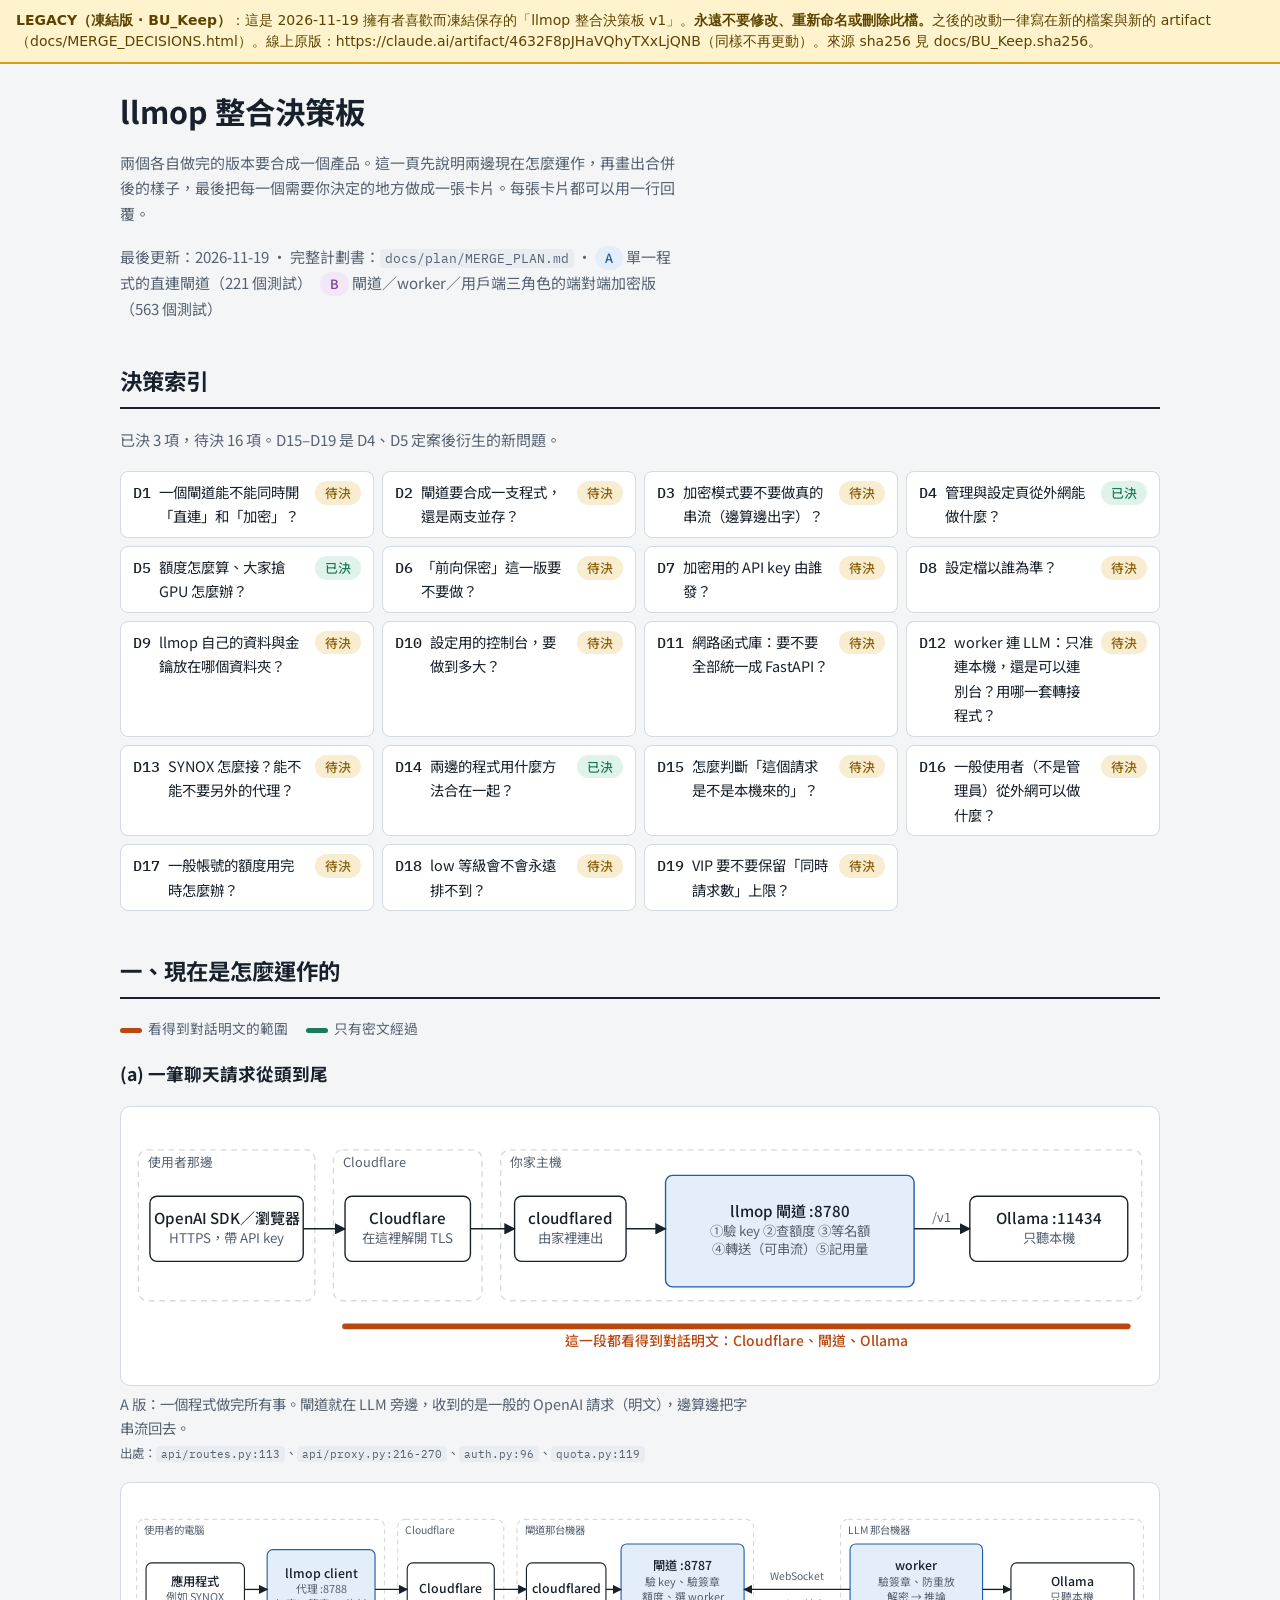
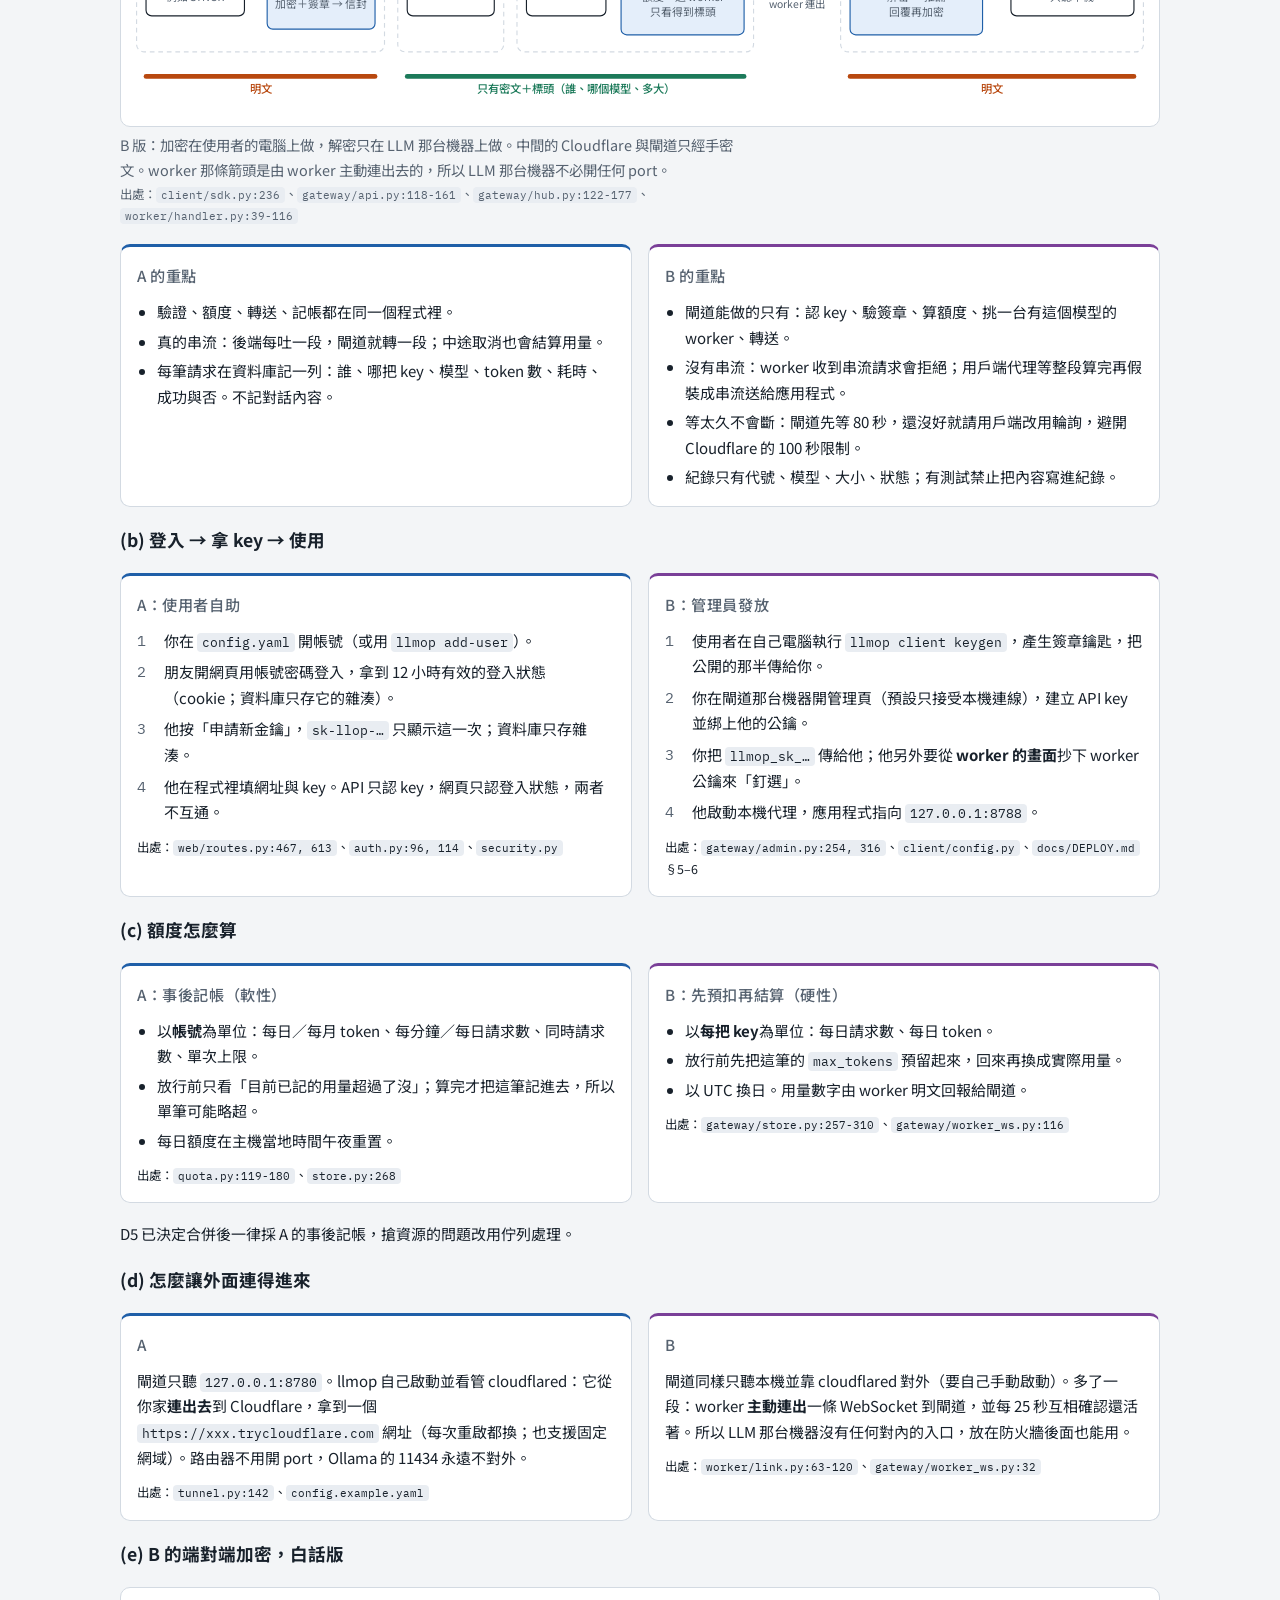
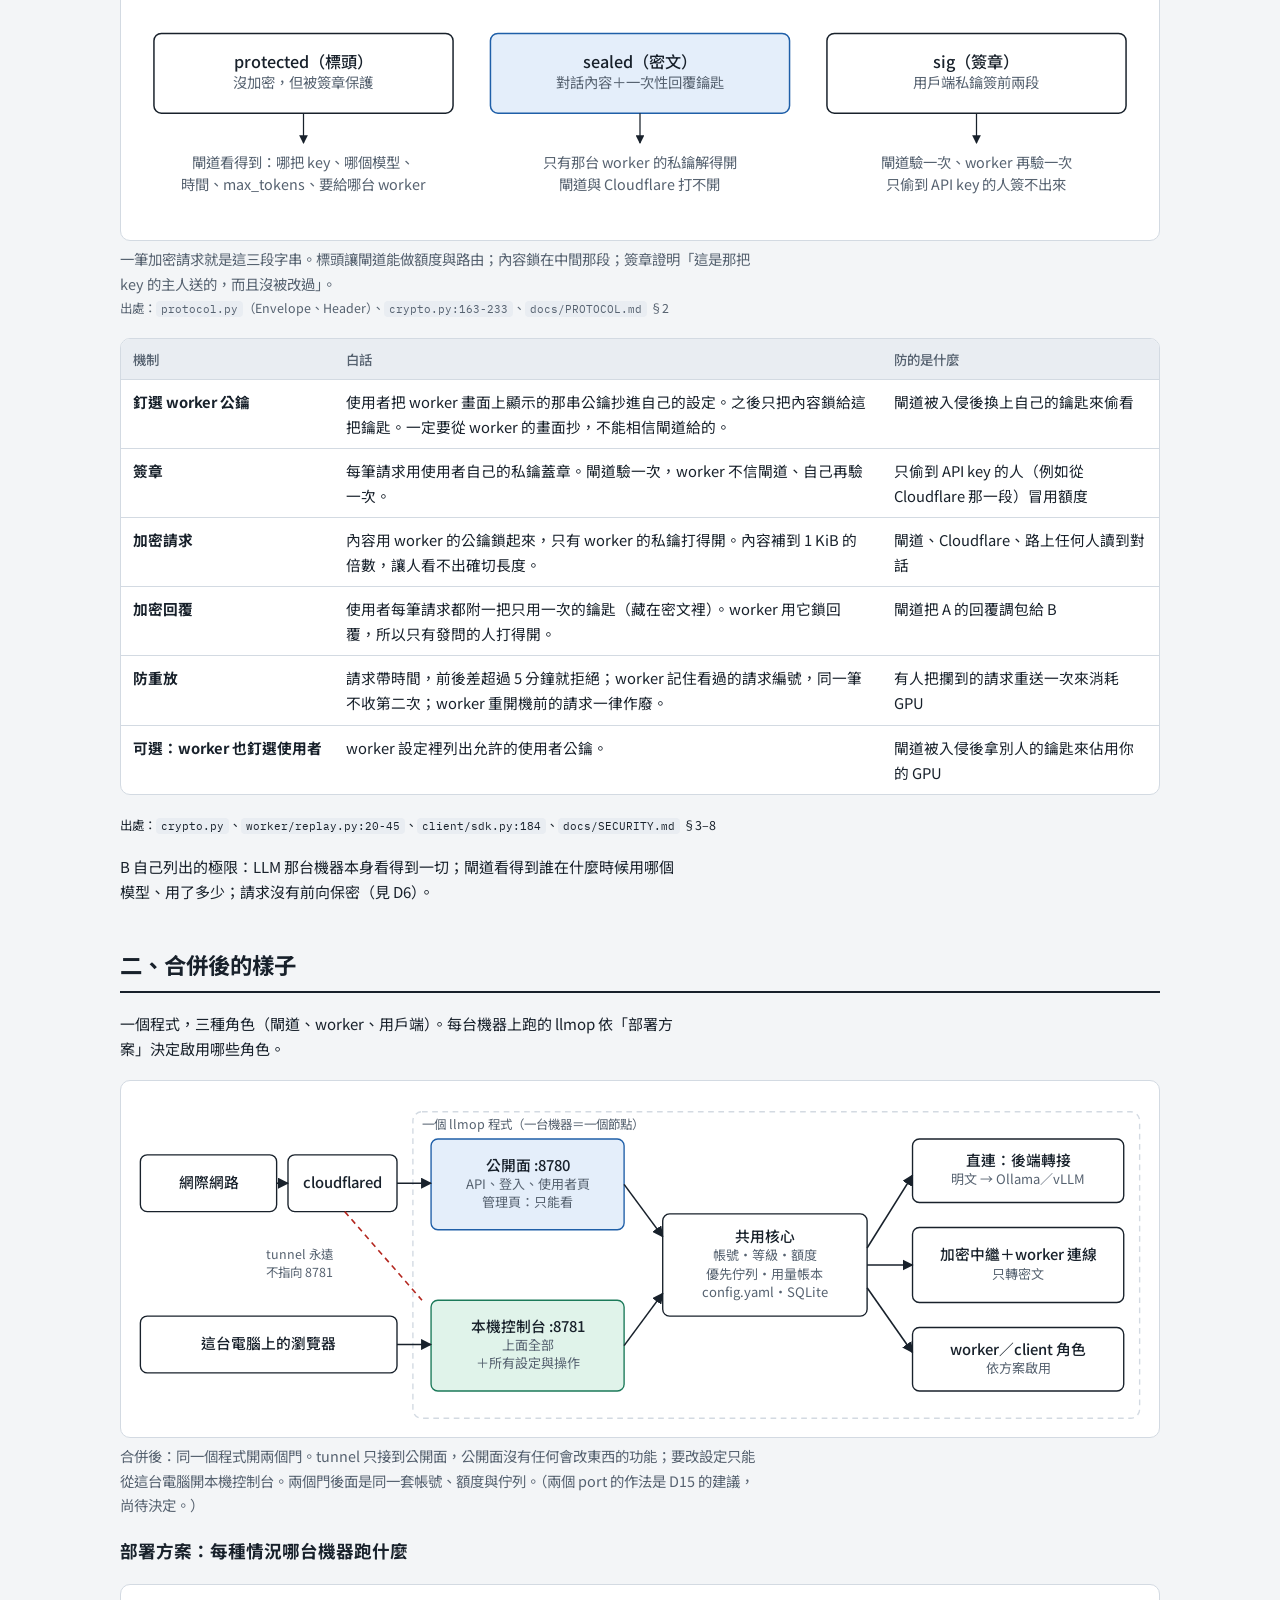
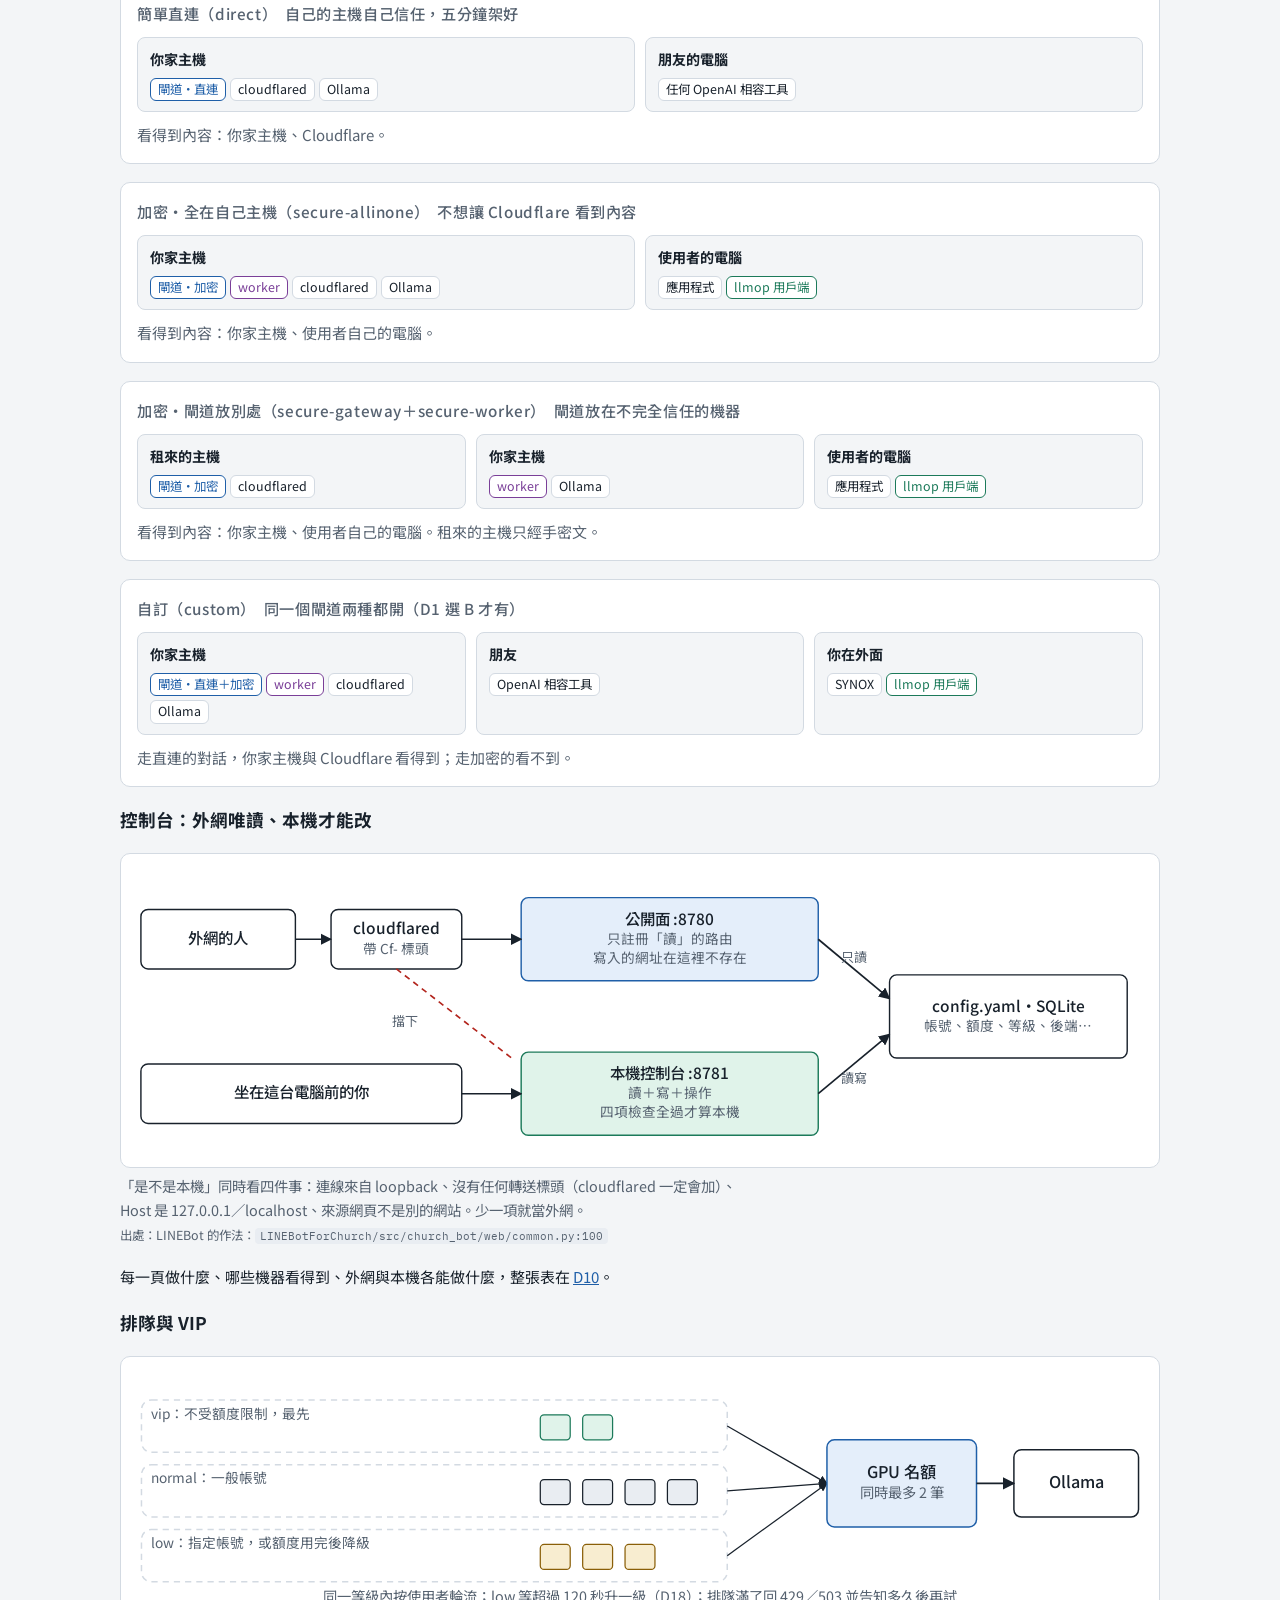
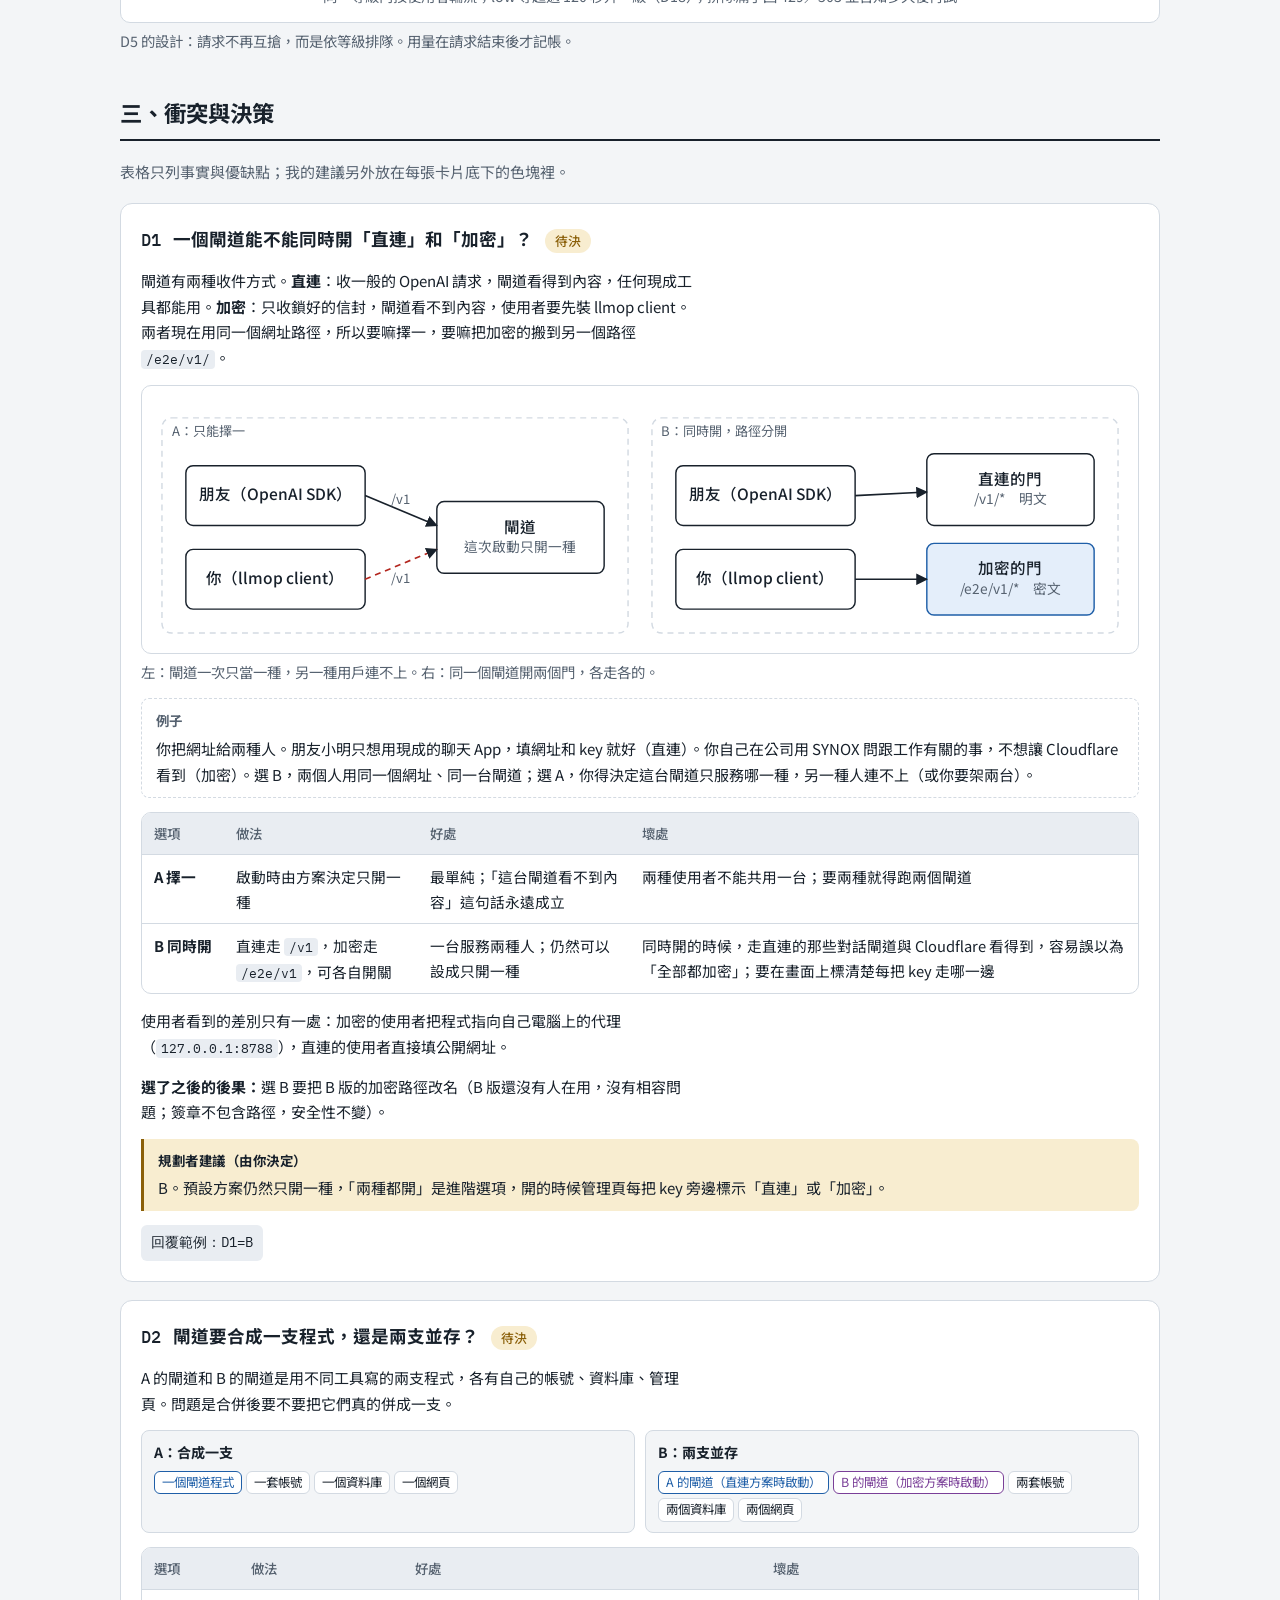
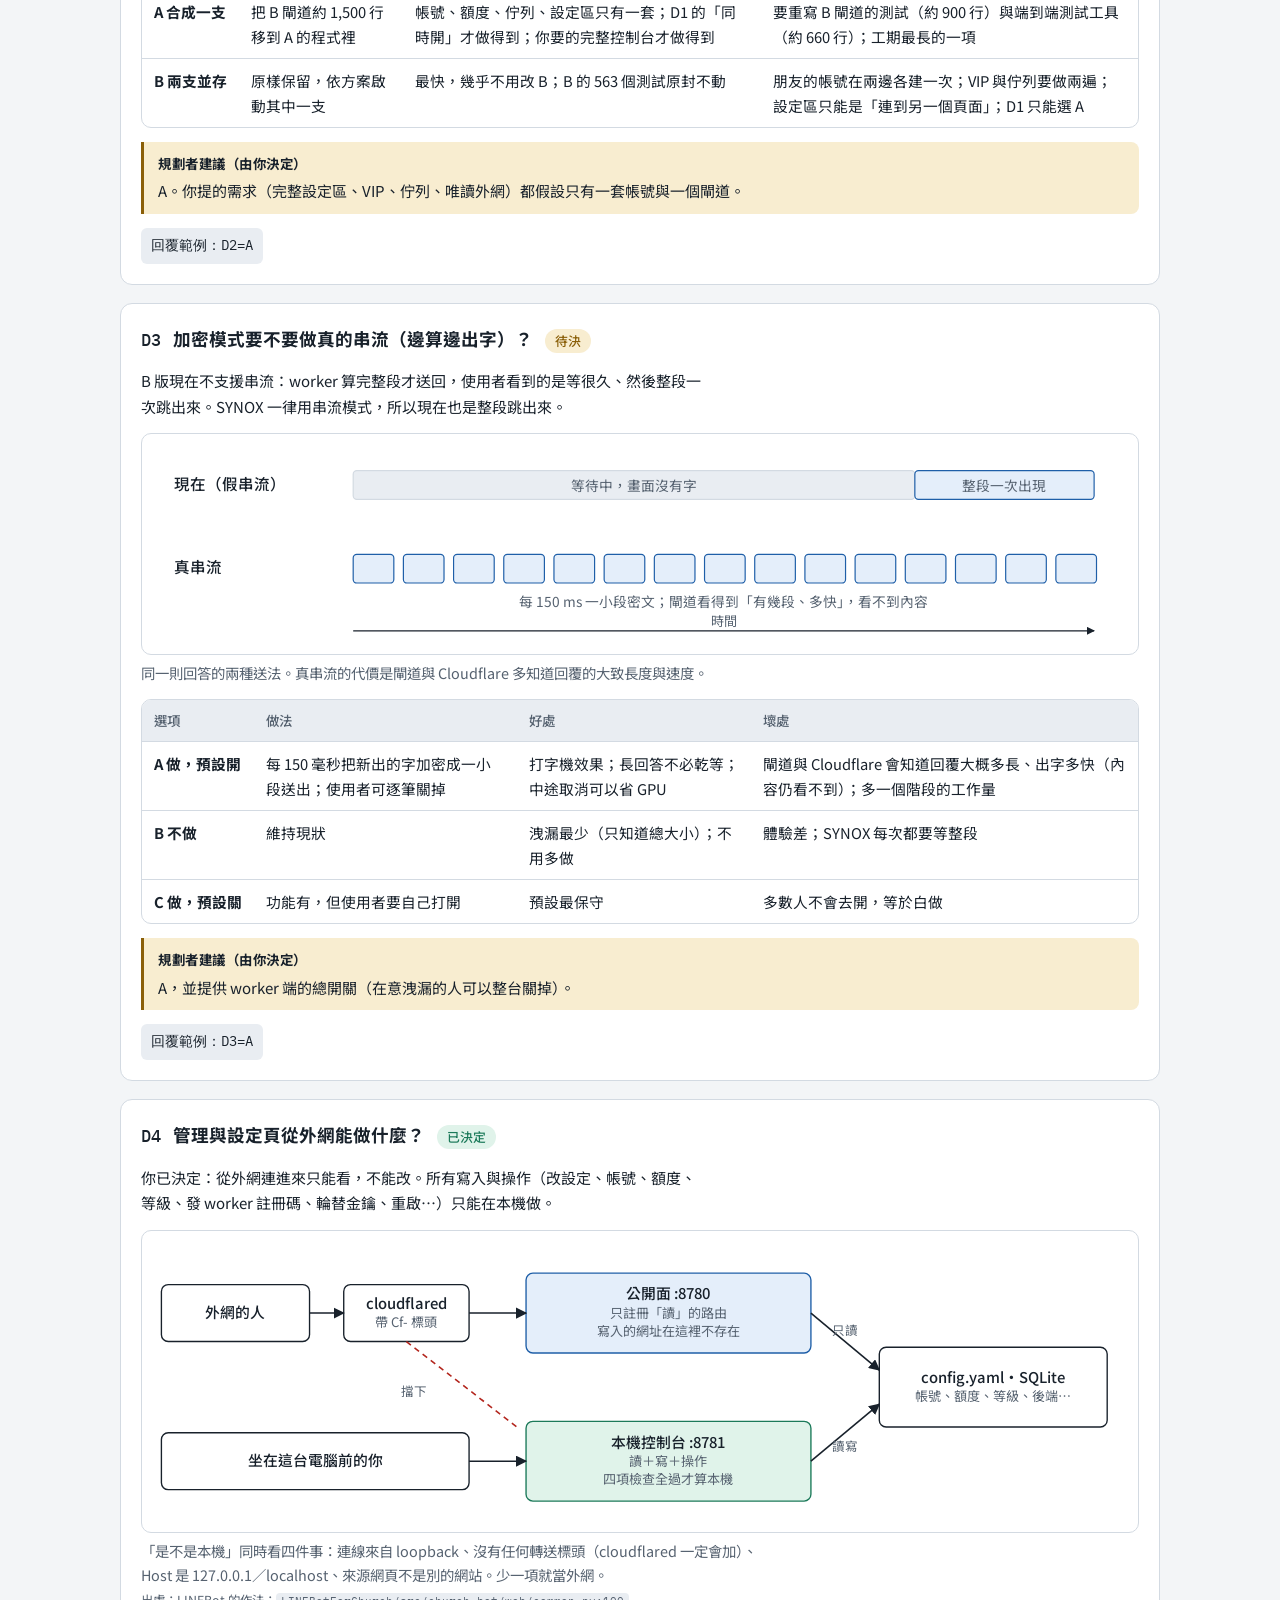
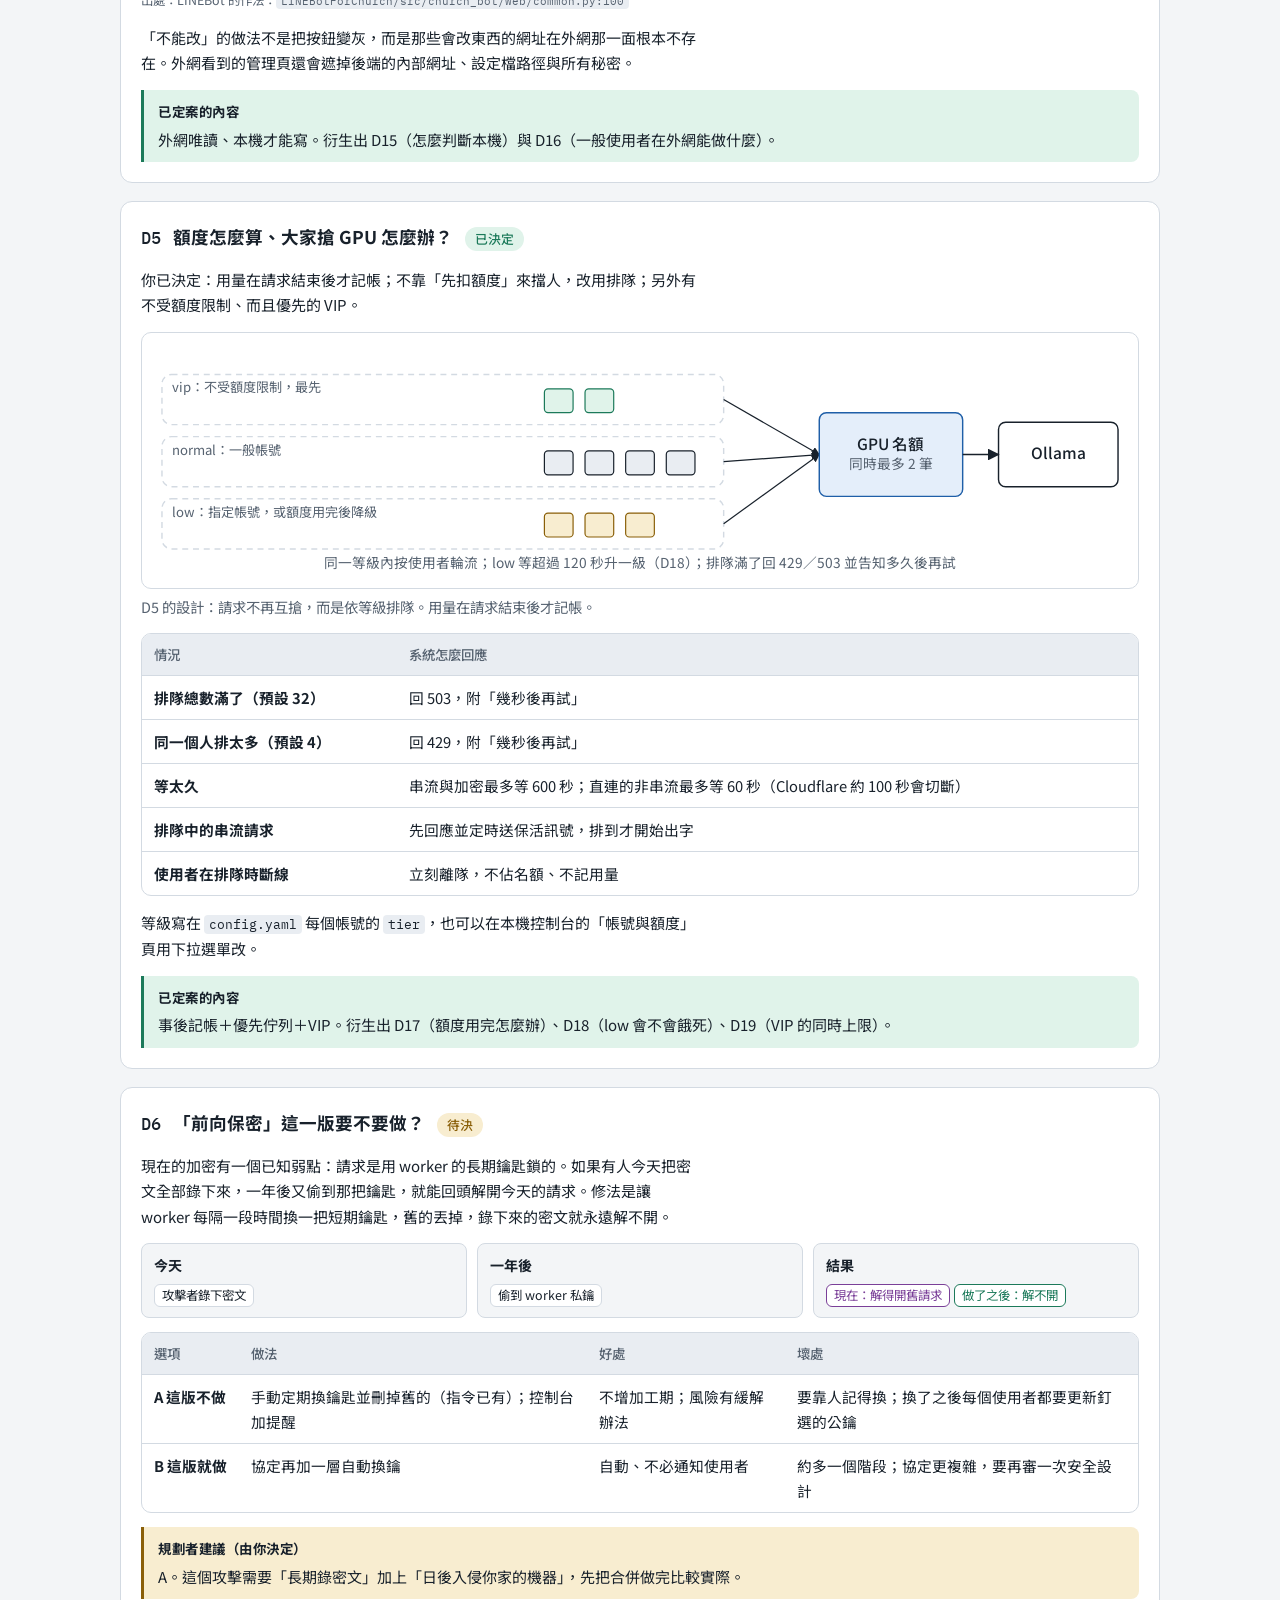
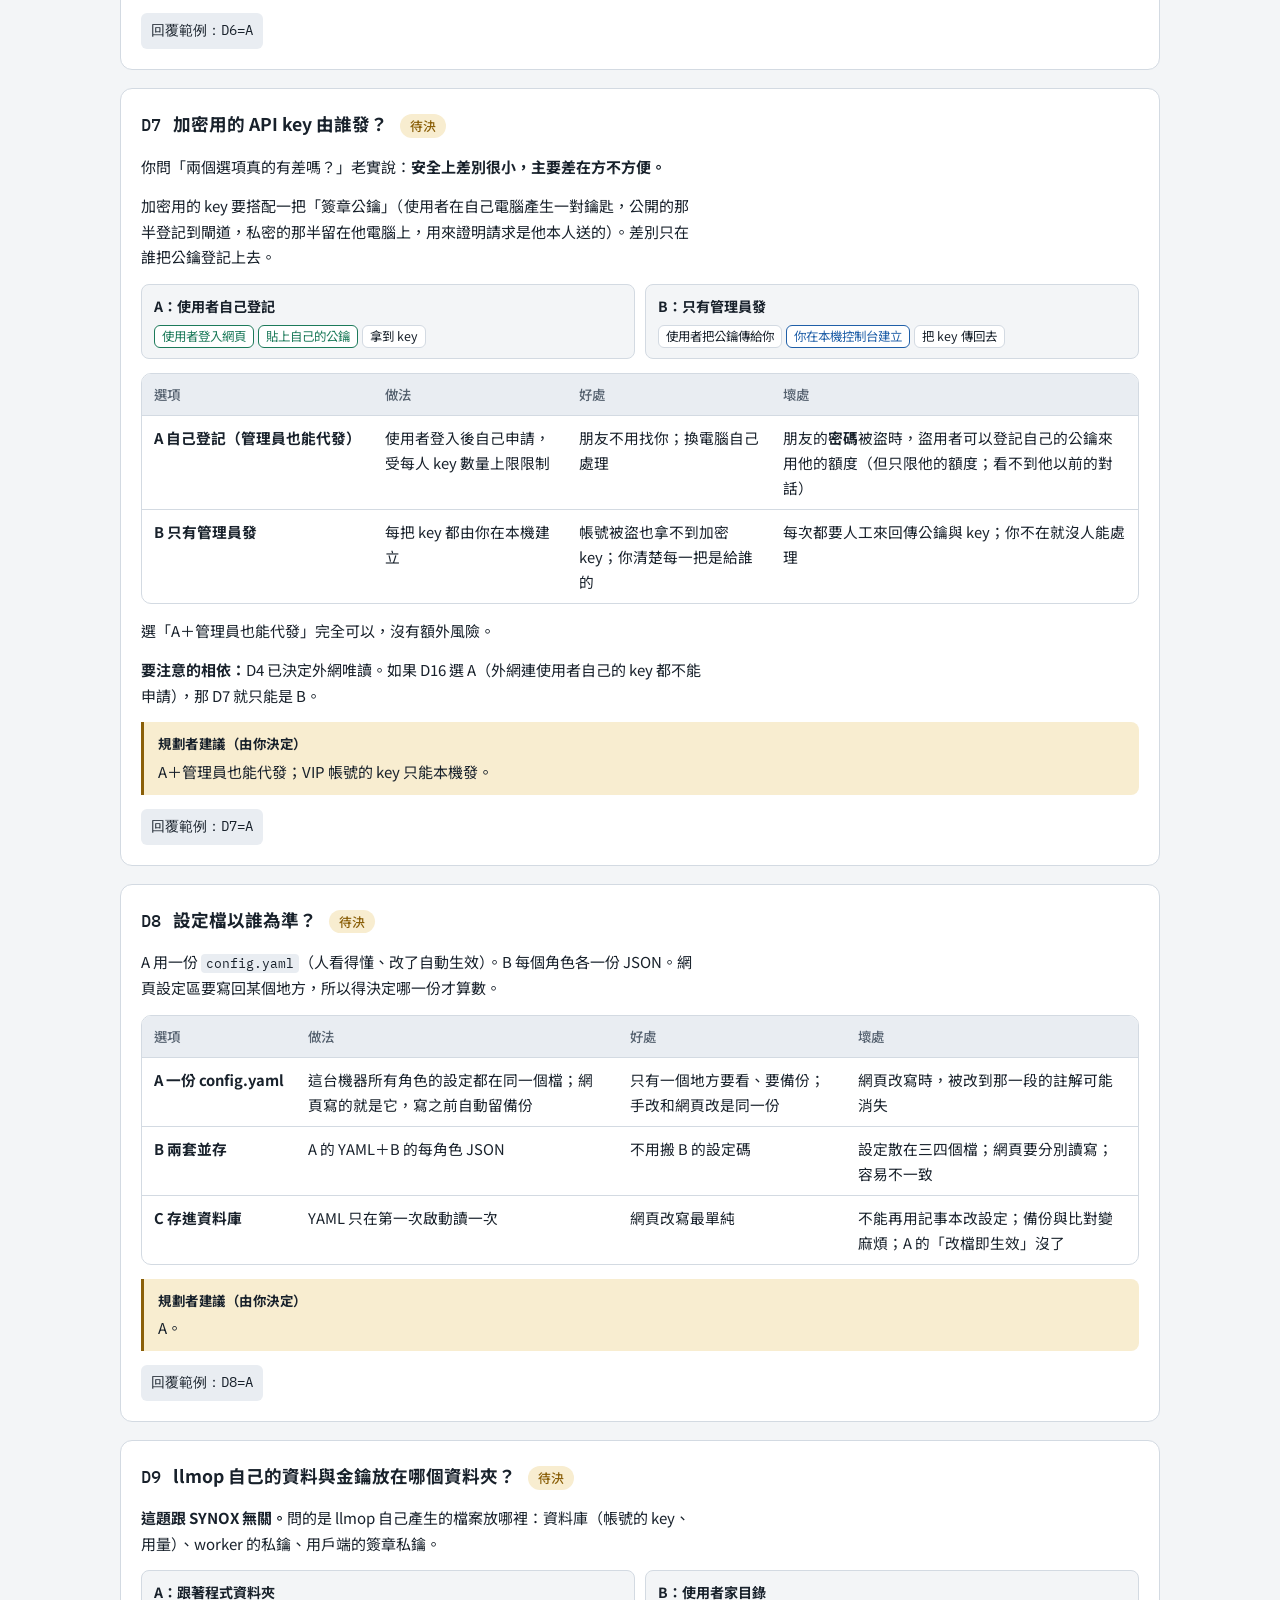
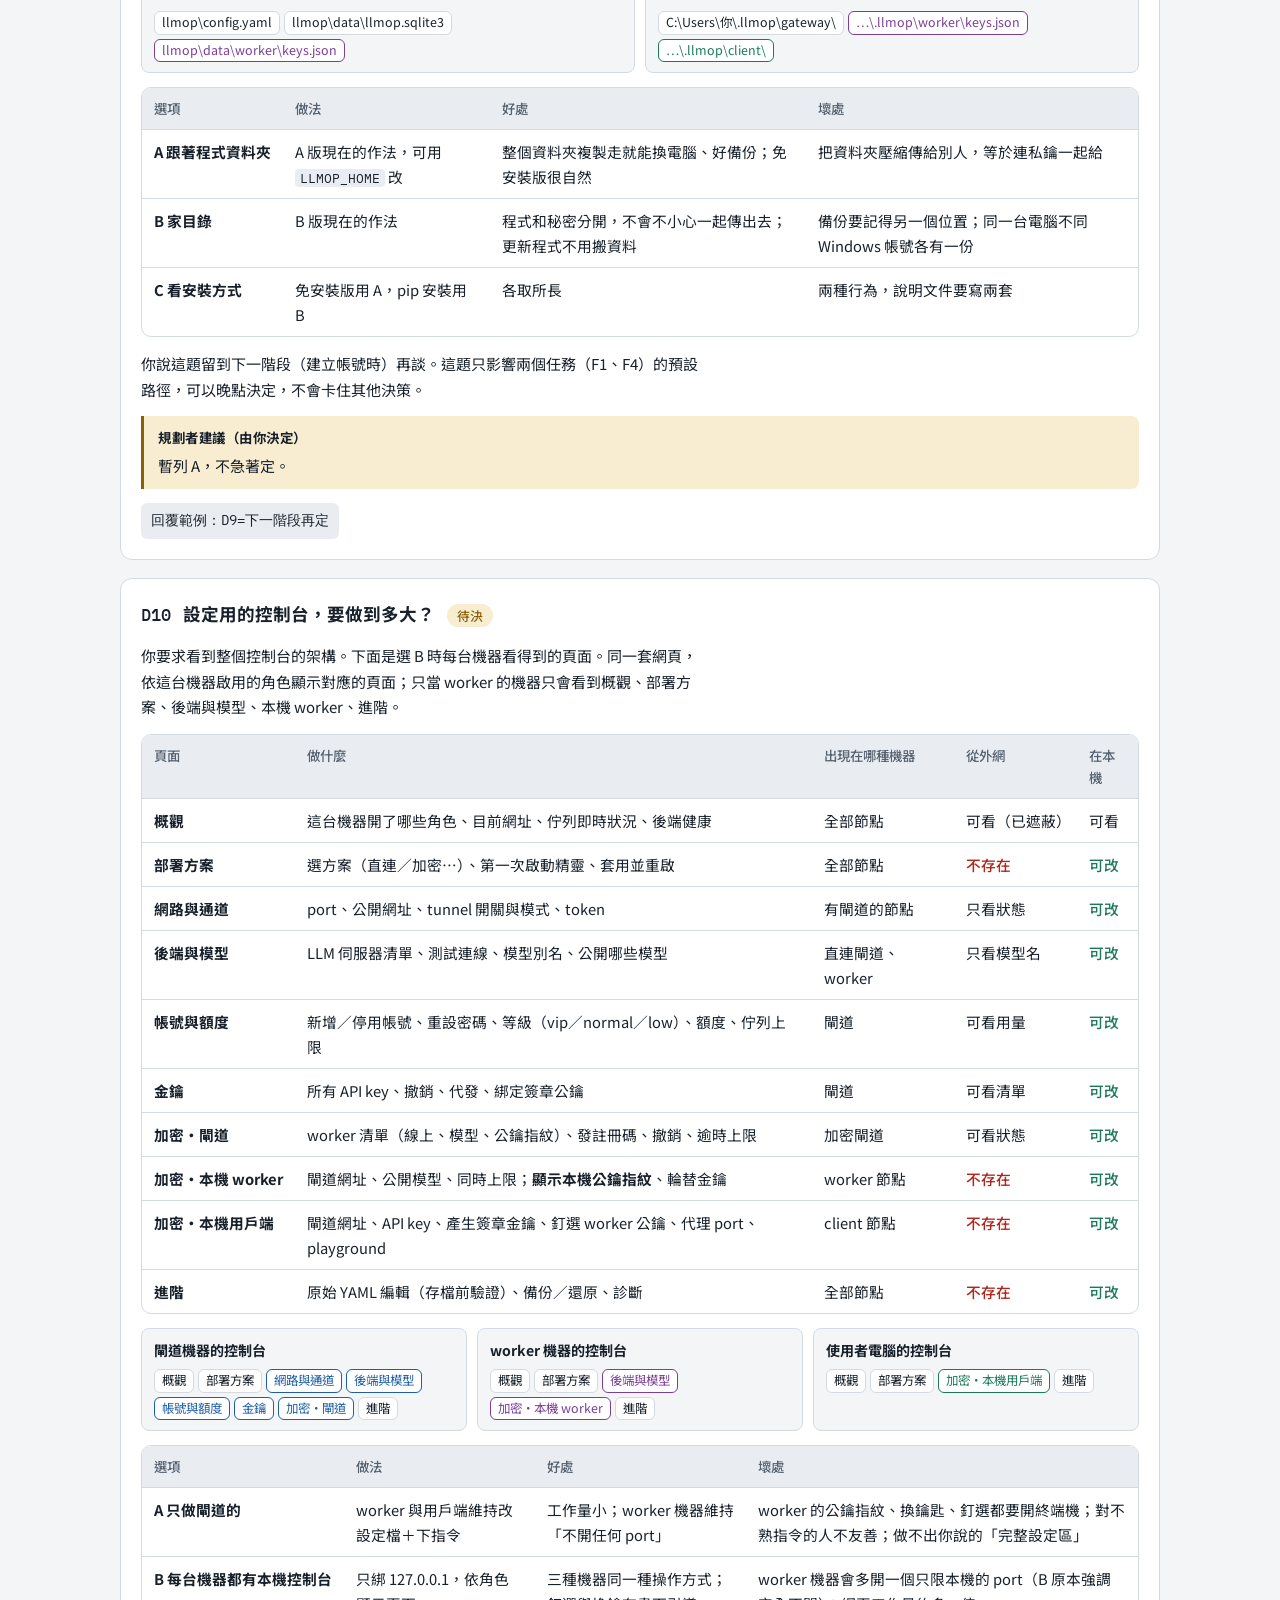
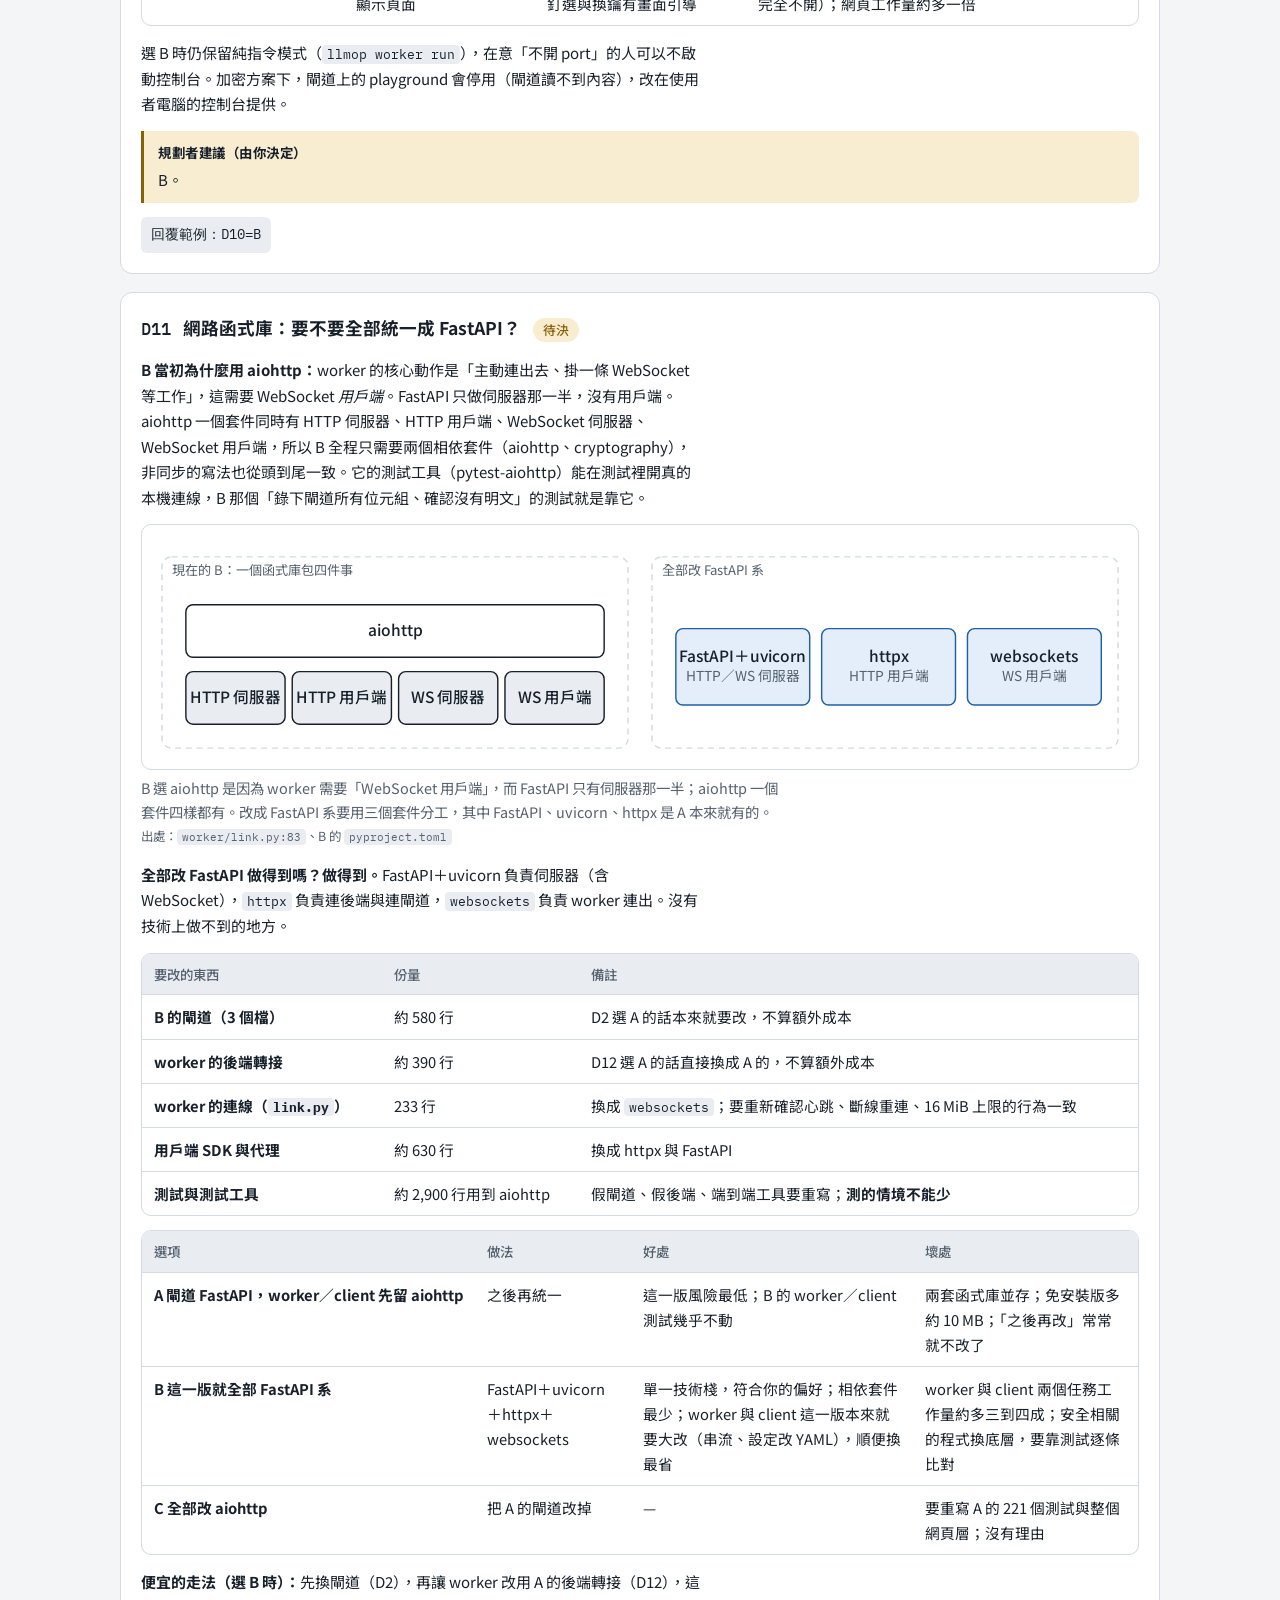
<file: docs/BU_Keep_MERGE_DECISIONS_v1_legacy.html>
<!doctype html><html><head><meta charset=utf8><meta name=viewport content="width=device-width,initial-scale=1,viewport-fit=cover"><style>:root{color-scheme:light;box-sizing:border-box;padding-top:env(safe-area-inset-top,0px);padding-bottom:env(safe-area-inset-bottom,0px)}html{scroll-padding-top:env(safe-area-inset-top,0px)}body{margin:0;padding:0;font:14px -apple-system,BlinkMacSystemFont,sans-serif;background:#fff;color:#000}img{max-width:100%}[hidden]:not([hidden=until-found i]){display:none!important}</style></head><body>
<div style="background:#fff3cd;color:#5c4400;border-bottom:2px solid #d4a017;padding:10px 16px;font:14px/1.5 system-ui,sans-serif"><b>LEGACY（凍結版 · BU_Keep）</b>：這是 2026-11-19 擁有者喜歡而凍結保存的「llmop 整合決策板 v1」。<b>永遠不要修改、重新命名或刪除此檔。</b>之後的改動一律寫在新的檔案與新的 artifact（docs/MERGE_DECISIONS.html）。線上原版：https://claude.ai/artifact/4632F8pJHaVQhyTXxLjQNB（同樣不再更動）。來源 sha256 見 docs/BU_Keep.sha256。</div>

<title>llmop 整合決策板</title>
<meta name="claude:viewport-fit-sides" content="cover">
<link rel="stylesheet" href="https://fonts.googleapis.com/css2?family=Noto+Sans+TC:wght@400;500;700&family=IBM+Plex+Mono:wght@400;500&display=swap">
<style>
/* Layout: a decision board — status index up top, then three parts: how it works now, the merged shape, one card per decision */
:root{
  --bg:#f3f5f7; --panel:#ffffff; --fg:#18212b; --muted:#566270; --line:#d3dae2; --soft:#e9edf2;
  --a:#1f5fa8; --a-bg:#e4eefa; --b:#7a3f98; --b-bg:#f1e7f6;
  --plain:#b8480f; --cipher:#1c7a5a; --ok:#1c7a5a; --ok-bg:#e0f3ea; --pend:#8a5f08; --pend-bg:#f8edd0; --stop:#b3261e;
  --f-body:"Noto Sans TC",system-ui,"Microsoft JhengHei",sans-serif; --f-mono:"IBM Plex Mono",ui-monospace,Consolas,monospace;
}
@media (prefers-color-scheme: dark){:root:not([data-theme="light"]){
  --bg:#12171d; --panel:#1a212a; --fg:#e3e9f0; --muted:#98a4b2; --line:#2f3945; --soft:#222b36;
  --a:#7fb2ee; --a-bg:#172a42; --b:#cf9ae6; --b-bg:#2e1c3a;
  --plain:#f0946a; --cipher:#6ed0ab; --ok:#6ed0ab; --ok-bg:#16332a; --pend:#e6c064; --pend-bg:#3a2e10; --stop:#f28b82; color-scheme:dark}}
:root[data-theme="dark"]{
  --bg:#12171d; --panel:#1a212a; --fg:#e3e9f0; --muted:#98a4b2; --line:#2f3945; --soft:#222b36;
  --a:#7fb2ee; --a-bg:#172a42; --b:#cf9ae6; --b-bg:#2e1c3a;
  --plain:#f0946a; --cipher:#6ed0ab; --ok:#6ed0ab; --ok-bg:#16332a; --pend:#e6c064; --pend-bg:#3a2e10; --stop:#f28b82; color-scheme:dark}
body{background:var(--bg);color:var(--fg);font-family:var(--f-body);font-size:15px;line-height:1.7}
.wrap{max-width:1040px;margin:0 auto;padding-block:28px 64px;padding-left:max(16px,env(safe-area-inset-left,0px));padding-right:max(16px,env(safe-area-inset-right,0px));display:flex;flex-direction:column;gap:40px}
h1{font-size:1.9rem;line-height:1.3;margin:0;text-wrap:balance}
h2{font-size:1.4rem;margin:0;text-wrap:balance;padding-bottom:8px;border-bottom:2px solid var(--fg)}
h3{font-size:1.1rem;margin:0;text-wrap:balance}
h4{font-size:.95rem;margin:0;color:var(--muted);font-weight:500;letter-spacing:.04em}
p{margin:0;max-width:70ch}
ul,ol{margin:0;padding-left:1.3em;max-width:70ch;display:flex;flex-direction:column;gap:4px}
code,.mono{font-family:var(--f-mono);font-size:.86em}
code{background:var(--soft);padding:1px 5px;border-radius:4px;overflow-wrap:anywhere}
a{color:var(--a)} a:focus-visible{outline:2px solid var(--a);outline-offset:2px}
section,.stack{display:flex;flex-direction:column;gap:18px;min-width:0}
.lede{color:var(--muted)}
.chip{display:inline-flex;align-items:center;border-radius:999px;padding:1px 10px;font-size:.8rem;font-weight:500;white-space:nowrap}
.c-ok{color:var(--ok);background:var(--ok-bg)} .c-pend{color:var(--pend);background:var(--pend-bg)}
.c-a{color:var(--a);background:var(--a-bg)} .c-b{color:var(--b);background:var(--b-bg)}
.index{display:grid;grid-template-columns:repeat(auto-fill,minmax(230px,1fr));gap:8px}
.index a{display:flex;gap:8px;align-items:baseline;background:var(--panel);border:1px solid var(--line);border-radius:8px;padding:8px 12px;text-decoration:none;color:var(--fg);min-width:0}
.index a b{font-family:var(--f-mono);font-weight:500;flex:none}
.index a span.t{flex:1;min-width:0;font-size:.9rem}
.two{display:grid;grid-template-columns:repeat(auto-fit,minmax(300px,1fr));gap:16px}
.col{background:var(--panel);border:1px solid var(--line);border-radius:10px;padding:16px;display:flex;flex-direction:column;gap:10px;min-width:0}
.col.A{border-top:3px solid var(--a)} .col.B{border-top:3px solid var(--b)}
figure{margin:0;display:flex;flex-direction:column;gap:6px;min-width:0}
.scroll{overflow-x:auto;background:var(--panel);border:1px solid var(--line);border-radius:10px;padding:8px}
svg{display:block;width:100%;height:auto;color:var(--fg)}
figcaption{font-size:.9rem;color:var(--muted);max-width:80ch}
.src{display:block;font-size:.78rem;margin-top:2px}
svg .n{fill:var(--panel);stroke:currentColor;stroke-width:1.2}
svg .n.hi{fill:var(--a-bg);stroke:var(--a)} svg .n.ok{fill:var(--ok-bg);stroke:var(--ok)} svg .n.sm{fill:var(--soft)}
svg .z{fill:none;stroke:var(--line);stroke-width:1.2;stroke-dasharray:5 4} svg .z.in{stroke:var(--ok)}
svg text{fill:currentColor;font-family:var(--f-body)}
svg .t{font-size:13px;font-weight:500} svg .ts{font-size:11.5px;fill:var(--muted)} svg .tz{font-size:11px;fill:var(--muted)} svg .tl{font-size:11px;fill:var(--muted)}
svg .a{stroke:currentColor;stroke-width:1.4;fill:none} svg .a.thin{stroke-width:1} svg .a.blk{stroke:var(--stop);stroke-dasharray:5 4} svg .ah{fill:currentColor}
svg .bp{stroke:var(--plain);stroke-width:5;stroke-linecap:round} svg .bc{stroke:var(--cipher);stroke-width:5;stroke-linecap:round}
svg .tb{font-size:12px;font-weight:500} svg .bpt{fill:var(--plain)} svg .bct{fill:var(--cipher)}
svg .rq{fill:var(--soft);stroke:currentColor;stroke-width:1} svg .rq.ok{fill:var(--ok-bg);stroke:var(--ok)} svg .rq.lo{fill:var(--pend-bg);stroke:var(--pend)} svg .rq.hi2{fill:var(--a-bg);stroke:var(--a)}
svg .wait{fill:var(--soft);stroke:var(--line)}
.tbl{overflow-x:auto;border:1px solid var(--line);border-radius:10px;background:var(--panel)}
table{border-collapse:collapse;width:100%;min-width:600px;font-size:.92rem}
th,td{text-align:left;vertical-align:top;padding:9px 12px;border-bottom:1px solid var(--line)}
th{font-weight:500;color:var(--muted);font-size:.84rem;background:var(--soft)}
tr:last-child td{border-bottom:0}
td.opt{font-weight:700;white-space:nowrap}
.steps{counter-reset:s;list-style:none;padding:0;gap:6px}
.steps li{counter-increment:s;position:relative;padding-left:1.8em}
.steps li::before{content:counter(s);font-family:var(--f-mono);color:var(--muted);position:absolute;left:0}
.card{background:var(--panel);border:1px solid var(--line);border-radius:12px;padding:20px;display:flex;flex-direction:column;gap:14px;min-width:0;scroll-margin-top:16px}
.card header{display:flex;flex-wrap:wrap;gap:8px 12px;align-items:baseline}
.card header .id{font-family:var(--f-mono);font-size:1.05rem;font-weight:500}
.rec{border-left:3px solid var(--pend);background:var(--pend-bg);padding:10px 14px;border-radius:0 8px 8px 0;display:flex;flex-direction:column;gap:4px}
.rec.done{border-left-color:var(--ok);background:var(--ok-bg)}
.rec b{font-size:.84rem;letter-spacing:.04em}
.ans{font-family:var(--f-mono);font-size:.88rem;background:var(--soft);border-radius:6px;padding:6px 10px;align-self:flex-start;max-width:100%;overflow-wrap:anywhere}
.eg{border:1px dashed var(--line);border-radius:8px;padding:10px 14px;display:flex;flex-direction:column;gap:4px}
.eg b{font-size:.84rem;color:var(--muted)}
.machines{display:grid;grid-template-columns:repeat(auto-fit,minmax(200px,1fr));gap:10px}
.mach{border:1px solid var(--line);border-radius:8px;padding:10px 12px;display:flex;flex-direction:column;gap:6px;min-width:0;background:var(--bg)}
.mach b{font-size:.88rem}
.pills{display:flex;flex-wrap:wrap;gap:4px}
.pill{font-size:.78rem;border:1px solid var(--line);border-radius:6px;padding:0 7px;background:var(--panel);white-space:nowrap}
.pill.g{border-color:var(--a);color:var(--a)} .pill.w{border-color:var(--b);color:var(--b)} .pill.c{border-color:var(--ok);color:var(--ok)}
.legend{display:flex;flex-wrap:wrap;gap:6px 18px;font-size:.86rem;color:var(--muted)}
.sw{display:inline-block;width:22px;height:5px;border-radius:3px;vertical-align:middle;margin-right:6px}
.yes{color:var(--ok);font-weight:500} .no{color:var(--stop);font-weight:500}
@media (max-width:520px){.card{padding:14px}h1{font-size:1.5rem}}
</style>
<div class="wrap">
<header class="stack">
  <h1>llmop 整合決策板</h1>
  <p class="lede">兩個各自做完的版本要合成一個產品。這一頁先說明兩邊現在怎麼運作，再畫出合併後的樣子，最後把每一個需要你決定的地方做成一張卡片。每張卡片都可以用一行回覆。</p>
  <p class="lede">最後更新：2026-11-19 ・ 完整計劃書：<code>docs/plan/MERGE_PLAN.md</code> ・ <span class="chip c-a">A</span> 單一程式的直連閘道（221 個測試）　<span class="chip c-b">B</span> 閘道／worker／用戶端三角色的端對端加密版（563 個測試）</p>
</header>

<section><h2>決策索引</h2>
  <p class="lede">已決 3 項，待決 16 項。D15–D19 是 D4、D5 定案後衍生的新問題。</p>
  <nav class="index" aria-label="決策索引"><a href="#d1"><b>D1</b><span class="t">一個閘道能不能同時開「直連」和「加密」？</span><span class="chip c-pend">待決</span></a><a href="#d2"><b>D2</b><span class="t">閘道要合成一支程式，還是兩支並存？</span><span class="chip c-pend">待決</span></a><a href="#d3"><b>D3</b><span class="t">加密模式要不要做真的串流（邊算邊出字）？</span><span class="chip c-pend">待決</span></a><a href="#d4"><b>D4</b><span class="t">管理與設定頁從外網能做什麼？</span><span class="chip c-ok">已決</span></a><a href="#d5"><b>D5</b><span class="t">額度怎麼算、大家搶 GPU 怎麼辦？</span><span class="chip c-ok">已決</span></a><a href="#d6"><b>D6</b><span class="t">「前向保密」這一版要不要做？</span><span class="chip c-pend">待決</span></a><a href="#d7"><b>D7</b><span class="t">加密用的 API key 由誰發？</span><span class="chip c-pend">待決</span></a><a href="#d8"><b>D8</b><span class="t">設定檔以誰為準？</span><span class="chip c-pend">待決</span></a><a href="#d9"><b>D9</b><span class="t">llmop 自己的資料與金鑰放在哪個資料夾？</span><span class="chip c-pend">待決</span></a><a href="#d10"><b>D10</b><span class="t">設定用的控制台，要做到多大？</span><span class="chip c-pend">待決</span></a><a href="#d11"><b>D11</b><span class="t">網路函式庫：要不要全部統一成 FastAPI？</span><span class="chip c-pend">待決</span></a><a href="#d12"><b>D12</b><span class="t">worker 連 LLM：只准連本機，還是可以連別台？用哪一套轉接程式？</span><span class="chip c-pend">待決</span></a><a href="#d13"><b>D13</b><span class="t">SYNOX 怎麼接？能不能不要另外的代理？</span><span class="chip c-pend">待決</span></a><a href="#d14"><b>D14</b><span class="t">兩邊的程式用什麼方法合在一起？</span><span class="chip c-ok">已決</span></a><a href="#d15"><b>D15</b><span class="t">怎麼判斷「這個請求是不是本機來的」？</span><span class="chip c-pend">待決</span></a><a href="#d16"><b>D16</b><span class="t">一般使用者（不是管理員）從外網可以做什麼？</span><span class="chip c-pend">待決</span></a><a href="#d17"><b>D17</b><span class="t">一般帳號的額度用完時怎麼辦？</span><span class="chip c-pend">待決</span></a><a href="#d18"><b>D18</b><span class="t">low 等級會不會永遠排不到？</span><span class="chip c-pend">待決</span></a><a href="#d19"><b>D19</b><span class="t">VIP 要不要保留「同時請求數」上限？</span><span class="chip c-pend">待決</span></a></nav>
</section>

<section><h2>一、現在是怎麼運作的</h2>
  <div class="legend"><span><i class="sw" style="background:var(--plain)"></i>看得到對話明文的範圍</span><span><i class="sw" style="background:var(--cipher)"></i>只有密文經過</span></div>

  <h3>(a) 一筆聊天請求從頭到尾</h3>
  <figure><div class="scroll"><svg viewBox="0 0 880 225" style="min-width:680px" role="img" aria-label="A 版一筆請求的路徑"><defs><marker id="m1" viewBox="0 0 10 10" refX="9" refY="5" markerWidth="7" markerHeight="7" orient="auto-start-reverse"><path d="M0 0L10 5L0 10z" class="ah"/></marker><marker id="m1s" viewBox="0 0 10 10" refX="1" refY="5" markerWidth="7" markerHeight="7" orient="auto"><path d="M10 0L0 5L10 10z" class="ah"/></marker></defs><rect class="z" x="8" y="30" width="152" height="130" rx="8"/><text class="tz" x="16" y="45">使用者那邊</text><rect class="z" x="176" y="30" width="128" height="130" rx="8"/><text class="tz" x="184" y="45">Cloudflare</text><rect class="z" x="320" y="30" width="552" height="130" rx="8"/><text class="tz" x="328" y="45">你家主機</text><rect class="n" x="18" y="70" width="132" height="56" rx="6"/><text class="t" x="84.0" y="94" text-anchor="middle">OpenAI SDK／瀏覽器</text><text class="ts" x="84.0" y="110" text-anchor="middle">HTTPS，帶 API key</text><rect class="n" x="186" y="70" width="108" height="56" rx="6"/><text class="t" x="240.0" y="94" text-anchor="middle">Cloudflare</text><text class="ts" x="240.0" y="110" text-anchor="middle">在這裡解開 TLS</text><rect class="n" x="332" y="70" width="96" height="56" rx="6"/><text class="t" x="380.0" y="94" text-anchor="middle">cloudflared</text><text class="ts" x="380.0" y="110" text-anchor="middle">由家裡連出</text><rect class="n hi" x="462" y="52" width="214" height="96" rx="6"/><text class="t" x="569.0" y="88" text-anchor="middle">llmop 閘道 :8780</text><text class="ts" x="569.0" y="104" text-anchor="middle">①驗 key ②查額度 ③等名額</text><text class="ts" x="569.0" y="120" text-anchor="middle">④轉送（可串流）⑤記用量</text><rect class="n" x="724" y="70" width="136" height="56" rx="6"/><text class="t" x="792.0" y="94" text-anchor="middle">Ollama :11434</text><text class="ts" x="792.0" y="110" text-anchor="middle">只聽本機</text><line class="a" x1="150" y1="98" x2="186" y2="98" marker-end="url(#m1)"/><line class="a" x1="294" y1="98" x2="332" y2="98" marker-end="url(#m1)"/><line class="a" x1="428" y1="98" x2="462" y2="98" marker-end="url(#m1)"/><line class="a" x1="676" y1="98" x2="724" y2="98" marker-end="url(#m1)"/><text class="tl" x="700" y="92" text-anchor="middle">/v1</text><line class="bp" x1="186" y1="182" x2="860" y2="182"/><text class="tb bpt" x="523" y="199" text-anchor="middle">這一段都看得到對話明文：Cloudflare、閘道、Ollama</text></svg></div><figcaption>A 版：一個程式做完所有事。閘道就在 LLM 旁邊，收到的是一般的 OpenAI 請求（明文），邊算邊把字串流回去。<small class="src">出處：<code>api/routes.py:113</code>、<code>api/proxy.py:216-270</code>、<code>auth.py:96</code>、<code>quota.py:119</code></small></figcaption></figure>
  <figure><div class="scroll"><svg viewBox="0 0 1080 240" style="min-width:680px" role="img" aria-label="B 版一筆請求的路徑"><defs><marker id="m2" viewBox="0 0 10 10" refX="9" refY="5" markerWidth="7" markerHeight="7" orient="auto-start-reverse"><path d="M0 0L10 5L0 10z" class="ah"/></marker><marker id="m2s" viewBox="0 0 10 10" refX="1" refY="5" markerWidth="7" markerHeight="7" orient="auto"><path d="M10 0L0 5L10 10z" class="ah"/></marker></defs><rect class="z" x="8" y="30" width="262" height="140" rx="8"/><text class="tz" x="16" y="45">使用者的電腦</text><rect class="z" x="284" y="30" width="112" height="140" rx="8"/><text class="tz" x="292" y="45">Cloudflare</text><rect class="z" x="410" y="30" width="250" height="140" rx="8"/><text class="tz" x="418" y="45">閘道那台機器</text><rect class="z" x="752" y="30" width="320" height="140" rx="8"/><text class="tz" x="760" y="45">LLM 那台機器</text><rect class="n" x="18" y="76" width="104" height="56" rx="6"/><text class="t" x="70.0" y="100" text-anchor="middle">應用程式</text><text class="ts" x="70.0" y="116" text-anchor="middle">例如 SYNOX</text><rect class="n hi" x="146" y="62" width="114" height="84" rx="6"/><text class="t" x="203.0" y="92" text-anchor="middle">llmop client</text><text class="ts" x="203.0" y="108" text-anchor="middle">代理 :8788</text><text class="ts" x="203.0" y="124" text-anchor="middle">加密＋簽章 → 信封</text><rect class="n" x="294" y="76" width="92" height="56" rx="6"/><text class="t" x="340.0" y="108" text-anchor="middle">Cloudflare</text><rect class="n" x="420" y="76" width="84" height="56" rx="6"/><text class="t" x="462.0" y="108" text-anchor="middle">cloudflared</text><rect class="n hi" x="520" y="56" width="130" height="96" rx="6"/><text class="t" x="585.0" y="84" text-anchor="middle">閘道 :8787</text><text class="ts" x="585.0" y="100" text-anchor="middle">驗 key、驗簽章</text><text class="ts" x="585.0" y="116" text-anchor="middle">額度、選 worker</text><text class="ts" x="585.0" y="132" text-anchor="middle">只看得到標頭</text><rect class="n hi" x="762" y="56" width="140" height="96" rx="6"/><text class="t" x="832.0" y="84" text-anchor="middle">worker</text><text class="ts" x="832.0" y="100" text-anchor="middle">驗簽章、防重放</text><text class="ts" x="832.0" y="116" text-anchor="middle">解密 → 推論</text><text class="ts" x="832.0" y="132" text-anchor="middle">回覆再加密</text><rect class="n" x="932" y="76" width="130" height="56" rx="6"/><text class="t" x="997.0" y="100" text-anchor="middle">Ollama</text><text class="ts" x="997.0" y="116" text-anchor="middle">只聽本機</text><line class="a" x1="122" y1="104" x2="146" y2="104" marker-end="url(#m2)"/><line class="a" x1="260" y1="104" x2="294" y2="104" marker-end="url(#m2)"/><line class="a" x1="386" y1="104" x2="420" y2="104" marker-end="url(#m2)"/><line class="a" x1="504" y1="104" x2="520" y2="104" marker-end="url(#m2)"/><line class="a" x1="762" y1="104" x2="650" y2="104" marker-end="url(#m2)"/><text class="tl" x="706" y="94" text-anchor="middle">WebSocket</text><text class="tl" x="706" y="124" text-anchor="middle">worker 連出</text><line class="a" x1="902" y1="104" x2="932" y2="104" marker-end="url(#m2)"/><line class="bp" x1="18" y1="196" x2="260" y2="196"/><text class="tb bpt" x="139" y="213" text-anchor="middle">明文</text><line class="bc" x1="294" y1="196" x2="650" y2="196"/><text class="tb bct" x="472" y="213" text-anchor="middle">只有密文＋標頭（誰、哪個模型、多大）</text><line class="bp" x1="762" y1="196" x2="1062" y2="196"/><text class="tb bpt" x="912" y="213" text-anchor="middle">明文</text></svg></div><figcaption>B 版：加密在使用者的電腦上做，解密只在 LLM 那台機器上做。中間的 Cloudflare 與閘道只經手密文。worker 那條箭頭是由 worker 主動連出去的，所以 LLM 那台機器不必開任何 port。<small class="src">出處：<code>client/sdk.py:236</code>、<code>gateway/api.py:118-161</code>、<code>gateway/hub.py:122-177</code>、<code>worker/handler.py:39-116</code></small></figcaption></figure>
  <div class="two">
   <div class="col A"><h4>A 的重點</h4><ul><li>驗證、額度、轉送、記帳都在同一個程式裡。</li><li>真的串流：後端每吐一段，閘道就轉一段；中途取消也會結算用量。</li><li>每筆請求在資料庫記一列：誰、哪把 key、模型、token 數、耗時、成功與否。不記對話內容。</li></ul></div>
   <div class="col B"><h4>B 的重點</h4><ul><li>閘道能做的只有：認 key、驗簽章、算額度、挑一台有這個模型的 worker、轉送。</li><li>沒有串流：worker 收到串流請求會拒絕；用戶端代理等整段算完再假裝成串流送給應用程式。</li><li>等太久不會斷：閘道先等 80 秒，還沒好就請用戶端改用輪詢，避開 Cloudflare 的 100 秒限制。</li><li>紀錄只有代號、模型、大小、狀態；有測試禁止把內容寫進紀錄。</li></ul></div>
  </div>

  <h3>(b) 登入 → 拿 key → 使用</h3>
  <div class="two">
   <div class="col A"><h4>A：使用者自助</h4><ol class="steps"><li>你在 <code>config.yaml</code> 開帳號（或用 <code>llmop add-user</code>）。</li><li>朋友開網頁用帳號密碼登入，拿到 12 小時有效的登入狀態（cookie；資料庫只存它的雜湊）。</li><li>他按「申請新金鑰」，<code>sk-llop-…</code> 只顯示這一次；資料庫只存雜湊。</li><li>他在程式裡填網址與 key。API 只認 key，網頁只認登入狀態，兩者不互通。</li></ol><small class="src">出處：<code>web/routes.py:467, 613</code>、<code>auth.py:96, 114</code>、<code>security.py</code></small></div>
   <div class="col B"><h4>B：管理員發放</h4><ol class="steps"><li>使用者在自己電腦執行 <code>llmop client keygen</code>，產生簽章鑰匙，把公開的那半傳給你。</li><li>你在閘道那台機器開管理頁（預設只接受本機連線），建立 API key 並綁上他的公鑰。</li><li>你把 <code>llmop_sk_…</code> 傳給他；他另外要從 <b>worker 的畫面</b>抄下 worker 公鑰來「釘選」。</li><li>他啟動本機代理，應用程式指向 <code>127.0.0.1:8788</code>。</li></ol><small class="src">出處：<code>gateway/admin.py:254, 316</code>、<code>client/config.py</code>、<code>docs/DEPLOY.md</code> §5–6</small></div>
  </div>

  <h3>(c) 額度怎麼算</h3>
  <div class="two">
   <div class="col A"><h4>A：事後記帳（軟性）</h4><ul><li>以<b>帳號</b>為單位：每日／每月 token、每分鐘／每日請求數、同時請求數、單次上限。</li><li>放行前只看「目前已記的用量超過了沒」；算完才把這筆記進去，所以單筆可能略超。</li><li>每日額度在主機當地時間午夜重置。</li></ul><small class="src">出處：<code>quota.py:119-180</code>、<code>store.py:268</code></small></div>
   <div class="col B"><h4>B：先預扣再結算（硬性）</h4><ul><li>以<b>每把 key</b>為單位：每日請求數、每日 token。</li><li>放行前先把這筆的 <code>max_tokens</code> 預留起來，回來再換成實際用量。</li><li>以 UTC 換日。用量數字由 worker 明文回報給閘道。</li></ul><small class="src">出處：<code>gateway/store.py:257-310</code>、<code>gateway/worker_ws.py:116</code></small></div>
  </div>
  <p>D5 已決定合併後一律採 A 的事後記帳，搶資源的問題改用佇列處理。</p>

  <h3>(d) 怎麼讓外面連得進來</h3>
  <div class="two">
   <div class="col A"><h4>A</h4><p>閘道只聽 <code>127.0.0.1:8780</code>。llmop 自己啟動並看管 cloudflared：它從你家<b>連出去</b>到 Cloudflare，拿到一個 <code>https://xxx.trycloudflare.com</code> 網址（每次重啟都換；也支援固定網域）。路由器不用開 port，Ollama 的 11434 永遠不對外。</p><small class="src">出處：<code>tunnel.py:142</code>、<code>config.example.yaml</code></small></div>
   <div class="col B"><h4>B</h4><p>閘道同樣只聽本機並靠 cloudflared 對外（要自己手動啟動）。多了一段：worker <b>主動連出</b>一條 WebSocket 到閘道，並每 25 秒互相確認還活著。所以 LLM 那台機器沒有任何對內的入口，放在防火牆後面也能用。</p><small class="src">出處：<code>worker/link.py:63-120</code>、<code>gateway/worker_ws.py:32</code></small></div>
  </div>

  <h3>(e) B 的端對端加密，白話版</h3>
  <figure><div class="scroll"><svg viewBox="0 0 820 190" style="min-width:680px" role="img" aria-label="B 版信封的三個部分"><defs><marker id="m3" viewBox="0 0 10 10" refX="9" refY="5" markerWidth="7" markerHeight="7" orient="auto-start-reverse"><path d="M0 0L10 5L0 10z" class="ah"/></marker><marker id="m3s" viewBox="0 0 10 10" refX="1" refY="5" markerWidth="7" markerHeight="7" orient="auto"><path d="M10 0L0 5L10 10z" class="ah"/></marker></defs><rect class="n" x="20" y="30" width="240" height="64" rx="6"/><text class="t" x="140.0" y="58" text-anchor="middle">protected（標頭）</text><text class="ts" x="140.0" y="74" text-anchor="middle">沒加密，但被簽章保護</text><rect class="n hi" x="290" y="30" width="240" height="64" rx="6"/><text class="t" x="410.0" y="58" text-anchor="middle">sealed（密文）</text><text class="ts" x="410.0" y="74" text-anchor="middle">對話內容＋一次性回覆鑰匙</text><rect class="n" x="560" y="30" width="240" height="64" rx="6"/><text class="t" x="680.0" y="58" text-anchor="middle">sig（簽章）</text><text class="ts" x="680.0" y="74" text-anchor="middle">用戶端私鑰簽前兩段</text><line class="a thin" x1="140" y1="94" x2="140" y2="118" marker-end="url(#m3)"/><text class="ts" x="140" y="138" text-anchor="middle">閘道看得到：哪把 key、哪個模型、</text><text class="ts" x="140" y="156" text-anchor="middle">時間、max_tokens、要給哪台 worker</text><line class="a thin" x1="410" y1="94" x2="410" y2="118" marker-end="url(#m3)"/><text class="ts" x="410" y="138" text-anchor="middle">只有那台 worker 的私鑰解得開</text><text class="ts" x="410" y="156" text-anchor="middle">閘道與 Cloudflare 打不開</text><line class="a thin" x1="680" y1="94" x2="680" y2="118" marker-end="url(#m3)"/><text class="ts" x="680" y="138" text-anchor="middle">閘道驗一次、worker 再驗一次</text><text class="ts" x="680" y="156" text-anchor="middle">只偷到 API key 的人簽不出來</text></svg></div><figcaption>一筆加密請求就是這三段字串。標頭讓閘道能做額度與路由；內容鎖在中間那段；簽章證明「這是那把 key 的主人送的，而且沒被改過」。<small class="src">出處：<code>protocol.py</code>（Envelope、Header）、<code>crypto.py:163-233</code>、<code>docs/PROTOCOL.md</code> §2</small></figcaption></figure>
  <div class="tbl"><table><thead><tr><th>機制</th><th>白話</th><th>防的是什麼</th></tr></thead><tbody><tr><td class="opt">釘選 worker 公鑰</td><td>使用者把 worker 畫面上顯示的那串公鑰抄進自己的設定。之後只把內容鎖給這把鑰匙。一定要從 worker 的畫面抄，不能相信閘道給的。</td><td>閘道被入侵後換上自己的鑰匙來偷看</td></tr><tr><td class="opt">簽章</td><td>每筆請求用使用者自己的私鑰蓋章。閘道驗一次，worker 不信閘道、自己再驗一次。</td><td>只偷到 API key 的人（例如從 Cloudflare 那一段）冒用額度</td></tr><tr><td class="opt">加密請求</td><td>內容用 worker 的公鑰鎖起來，只有 worker 的私鑰打得開。內容補到 1 KiB 的倍數，讓人看不出確切長度。</td><td>閘道、Cloudflare、路上任何人讀到對話</td></tr><tr><td class="opt">加密回覆</td><td>使用者每筆請求都附一把只用一次的鑰匙（藏在密文裡）。worker 用它鎖回覆，所以只有發問的人打得開。</td><td>閘道把 A 的回覆調包給 B</td></tr><tr><td class="opt">防重放</td><td>請求帶時間，前後差超過 5 分鐘就拒絕；worker 記住看過的請求編號，同一筆不收第二次；worker 重開機前的請求一律作廢。</td><td>有人把攔到的請求重送一次來消耗 GPU</td></tr><tr><td class="opt">可選：worker 也釘選使用者</td><td>worker 設定裡列出允許的使用者公鑰。</td><td>閘道被入侵後拿別人的鑰匙來佔用你的 GPU</td></tr></tbody></table></div>
  <small class="src">出處：<code>crypto.py</code>、<code>worker/replay.py:20-45</code>、<code>client/sdk.py:184</code>、<code>docs/SECURITY.md</code> §3–8</small>
  <p>B 自己列出的極限：LLM 那台機器本身看得到一切；閘道看得到誰在什麼時候用哪個模型、用了多少；請求沒有前向保密（見 D6）。</p>
</section>

<section><h2>二、合併後的樣子</h2>
  <p>一個程式，三種角色（閘道、worker、用戶端）。每台機器上跑的 llmop 依「部署方案」決定啟用哪些角色。</p>
  <figure><div class="scroll"><svg viewBox="0 0 900 300" style="min-width:680px" role="img" aria-label="合併後一台機器（節點）的內部"><defs><marker id="m4" viewBox="0 0 10 10" refX="9" refY="5" markerWidth="7" markerHeight="7" orient="auto-start-reverse"><path d="M0 0L10 5L0 10z" class="ah"/></marker><marker id="m4s" viewBox="0 0 10 10" refX="1" refY="5" markerWidth="7" markerHeight="7" orient="auto"><path d="M10 0L0 5L10 10z" class="ah"/></marker></defs><rect class="z" x="250" y="20" width="640" height="270" rx="8"/><text class="tz" x="258" y="35">一個 llmop 程式（一台機器＝一個節點）</text><rect class="n" x="10" y="58" width="120" height="50" rx="6"/><text class="t" x="70.0" y="87" text-anchor="middle">網際網路</text><rect class="n" x="140" y="58" width="96" height="50" rx="6"/><text class="t" x="188.0" y="87" text-anchor="middle">cloudflared</text><rect class="n" x="10" y="200" width="226" height="50" rx="6"/><text class="t" x="123.0" y="229" text-anchor="middle">這台電腦上的瀏覽器</text><rect class="n hi" x="266" y="44" width="170" height="80" rx="6"/><text class="t" x="351.0" y="72" text-anchor="middle">公開面 :8780</text><text class="ts" x="351.0" y="88" text-anchor="middle">API、登入、使用者頁</text><text class="ts" x="351.0" y="104" text-anchor="middle">管理頁：只能看</text><rect class="n ok" x="266" y="186" width="170" height="80" rx="6"/><text class="t" x="351.0" y="214" text-anchor="middle">本機控制台 :8781</text><text class="ts" x="351.0" y="230" text-anchor="middle">上面全部</text><text class="ts" x="351.0" y="246" text-anchor="middle">＋所有設定與操作</text><rect class="n" x="470" y="110" width="180" height="90" rx="6"/><text class="t" x="560.0" y="135" text-anchor="middle">共用核心</text><text class="ts" x="560.0" y="151" text-anchor="middle">帳號・等級・額度</text><text class="ts" x="560.0" y="167" text-anchor="middle">優先佇列・用量帳本</text><text class="ts" x="560.0" y="183" text-anchor="middle">config.yaml・SQLite</text><rect class="n" x="690" y="44" width="186" height="56" rx="6"/><text class="t" x="783.0" y="68" text-anchor="middle">直連：後端轉接</text><text class="ts" x="783.0" y="84" text-anchor="middle">明文 → Ollama／vLLM</text><rect class="n" x="690" y="122" width="186" height="66" rx="6"/><text class="t" x="783.0" y="151" text-anchor="middle">加密中繼＋worker 連線</text><text class="ts" x="783.0" y="167" text-anchor="middle">只轉密文</text><rect class="n" x="690" y="210" width="186" height="56" rx="6"/><text class="t" x="783.0" y="234" text-anchor="middle">worker／client 角色</text><text class="ts" x="783.0" y="250" text-anchor="middle">依方案啟用</text><line class="a" x1="130" y1="83" x2="140" y2="83" marker-end="url(#m4)"/><line class="a" x1="236" y1="83" x2="266" y2="83" marker-end="url(#m4)"/><line class="a" x1="236" y1="225" x2="266" y2="225" marker-end="url(#m4)"/><line class="a" x1="436" y1="84" x2="470" y2="130" marker-end="url(#m4)"/><line class="a" x1="436" y1="226" x2="470" y2="180" marker-end="url(#m4)"/><line class="a" x1="650" y1="140" x2="690" y2="76" marker-end="url(#m4)"/><line class="a" x1="650" y1="155" x2="690" y2="155" marker-end="url(#m4)"/><line class="a" x1="650" y1="175" x2="690" y2="232" marker-end="url(#m4)"/><line class="a blk" x1="190" y1="108" x2="258" y2="186"/><text class="tl" x="150" y="150" text-anchor="middle">tunnel 永遠</text><text class="tl" x="150" y="166" text-anchor="middle">不指向 8781</text></svg></div><figcaption>合併後：同一個程式開兩個門。tunnel 只接到公開面，公開面沒有任何會改東西的功能；要改設定只能從這台電腦開本機控制台。兩個門後面是同一套帳號、額度與佇列。（兩個 port 的作法是 D15 的建議，尚待決定。）</figcaption></figure>

  <h3>部署方案：每種情況哪台機器跑什麼</h3>
  <div class="stack">
   <div class="col"><h4>簡單直連（direct）　自己的主機自己信任，五分鐘架好</h4><div class="machines"><div class="mach"><b>你家主機</b><div class="pills"><span class="pill g">閘道・直連</span><span class="pill ">cloudflared</span><span class="pill ">Ollama</span></div></div><div class="mach"><b>朋友的電腦</b><div class="pills"><span class="pill ">任何 OpenAI 相容工具</span></div></div></div><p class="lede">看得到內容：你家主機、Cloudflare。</p></div>
   <div class="col"><h4>加密・全在自己主機（secure-allinone）　不想讓 Cloudflare 看到內容</h4><div class="machines"><div class="mach"><b>你家主機</b><div class="pills"><span class="pill g">閘道・加密</span><span class="pill w">worker</span><span class="pill ">cloudflared</span><span class="pill ">Ollama</span></div></div><div class="mach"><b>使用者的電腦</b><div class="pills"><span class="pill ">應用程式</span><span class="pill c">llmop 用戶端</span></div></div></div><p class="lede">看得到內容：你家主機、使用者自己的電腦。</p></div>
   <div class="col"><h4>加密・閘道放別處（secure-gateway＋secure-worker）　閘道放在不完全信任的機器</h4><div class="machines"><div class="mach"><b>租來的主機</b><div class="pills"><span class="pill g">閘道・加密</span><span class="pill ">cloudflared</span></div></div><div class="mach"><b>你家主機</b><div class="pills"><span class="pill w">worker</span><span class="pill ">Ollama</span></div></div><div class="mach"><b>使用者的電腦</b><div class="pills"><span class="pill ">應用程式</span><span class="pill c">llmop 用戶端</span></div></div></div><p class="lede">看得到內容：你家主機、使用者自己的電腦。租來的主機只經手密文。</p></div>
   <div class="col"><h4>自訂（custom）　同一個閘道兩種都開（D1 選 B 才有）</h4><div class="machines"><div class="mach"><b>你家主機</b><div class="pills"><span class="pill g">閘道・直連＋加密</span><span class="pill w">worker</span><span class="pill ">cloudflared</span><span class="pill ">Ollama</span></div></div><div class="mach"><b>朋友</b><div class="pills"><span class="pill ">OpenAI 相容工具</span></div></div><div class="mach"><b>你在外面</b><div class="pills"><span class="pill ">SYNOX</span><span class="pill c">llmop 用戶端</span></div></div></div><p class="lede">走直連的對話，你家主機與 Cloudflare 看得到；走加密的看不到。</p></div>
  </div>

  <h3>控制台：外網唯讀、本機才能改</h3>
  <figure><div class="scroll"><svg viewBox="0 0 860 250" style="min-width:680px" role="img" aria-label="外網唯讀、本機可寫"><defs><marker id="m11" viewBox="0 0 10 10" refX="9" refY="5" markerWidth="7" markerHeight="7" orient="auto-start-reverse"><path d="M0 0L10 5L0 10z" class="ah"/></marker><marker id="m11s" viewBox="0 0 10 10" refX="1" refY="5" markerWidth="7" markerHeight="7" orient="auto"><path d="M10 0L0 5L10 10z" class="ah"/></marker></defs><rect class="n" x="10" y="40" width="130" height="50" rx="6"/><text class="t" x="75.0" y="69" text-anchor="middle">外網的人</text><rect class="n" x="170" y="40" width="110" height="50" rx="6"/><text class="t" x="225.0" y="61" text-anchor="middle">cloudflared</text><text class="ts" x="225.0" y="77" text-anchor="middle">帶 Cf- 標頭</text><rect class="n" x="10" y="170" width="270" height="50" rx="6"/><text class="t" x="145.0" y="199" text-anchor="middle">坐在這台電腦前的你</text><rect class="n hi" x="330" y="30" width="250" height="70" rx="6"/><text class="t" x="455.0" y="53" text-anchor="middle">公開面 :8780</text><text class="ts" x="455.0" y="69" text-anchor="middle">只註冊「讀」的路由</text><text class="ts" x="455.0" y="85" text-anchor="middle">寫入的網址在這裡不存在</text><rect class="n ok" x="330" y="160" width="250" height="70" rx="6"/><text class="t" x="455.0" y="183" text-anchor="middle">本機控制台 :8781</text><text class="ts" x="455.0" y="199" text-anchor="middle">讀＋寫＋操作</text><text class="ts" x="455.0" y="215" text-anchor="middle">四項檢查全過才算本機</text><rect class="n" x="640" y="95" width="200" height="70" rx="6"/><text class="t" x="740.0" y="126" text-anchor="middle">config.yaml・SQLite</text><text class="ts" x="740.0" y="142" text-anchor="middle">帳號、額度、等級、後端…</text><line class="a" x1="140" y1="65" x2="170" y2="65" marker-end="url(#m11)"/><line class="a" x1="280" y1="65" x2="330" y2="65" marker-end="url(#m11)"/><line class="a" x1="280" y1="195" x2="330" y2="195" marker-end="url(#m11)"/><line class="a" x1="580" y1="65" x2="640" y2="115" marker-end="url(#m11)"/><text class="tl" x="610" y="84" text-anchor="middle">只讀</text><line class="a" x1="580" y1="195" x2="640" y2="145" marker-end="url(#m11)"/><text class="tl" x="610" y="186" text-anchor="middle">讀寫</text><line class="a blk" x1="225" y1="90" x2="322" y2="165"/><text class="tl" x="232" y="138" text-anchor="middle">擋下</text></svg></div><figcaption>「是不是本機」同時看四件事：連線來自 loopback、沒有任何轉送標頭（cloudflared 一定會加）、Host 是 127.0.0.1／localhost、來源網頁不是別的網站。少一項就當外網。<small class="src">出處：LINEBot 的作法：<code>LINEBotForChurch/src/church_bot/web/common.py:100</code></small></figcaption></figure>
  <p>每一頁做什麼、哪些機器看得到、外網與本機各能做什麼，整張表在 <a href="#d10">D10</a>。</p>

  <h3>排隊與 VIP</h3>
  <figure><div class="scroll"><svg viewBox="0 0 820 200" style="min-width:680px" role="img" aria-label="優先佇列"><defs><marker id="m5" viewBox="0 0 10 10" refX="9" refY="5" markerWidth="7" markerHeight="7" orient="auto-start-reverse"><path d="M0 0L10 5L0 10z" class="ah"/></marker><marker id="m5s" viewBox="0 0 10 10" refX="1" refY="5" markerWidth="7" markerHeight="7" orient="auto"><path d="M10 0L0 5L10 10z" class="ah"/></marker></defs><rect class="z" x="10" y="28" width="470" height="42" rx="8"/><text class="tz" x="18" y="43">vip：不受額度限制，最先</text><rect class="rq ok" x="330" y="40" width="24" height="20" rx="3"/><rect class="rq ok" x="364" y="40" width="24" height="20" rx="3"/><line class="a thin" x1="480" y1="49" x2="560" y2="95" marker-end="url(#m5)"/><rect class="z" x="10" y="80" width="470" height="42" rx="8"/><text class="tz" x="18" y="95">normal：一般帳號</text><rect class="rq " x="330" y="92" width="24" height="20" rx="3"/><rect class="rq " x="364" y="92" width="24" height="20" rx="3"/><rect class="rq " x="398" y="92" width="24" height="20" rx="3"/><rect class="rq " x="432" y="92" width="24" height="20" rx="3"/><line class="a thin" x1="480" y1="101" x2="560" y2="95" marker-end="url(#m5)"/><rect class="z" x="10" y="132" width="470" height="42" rx="8"/><text class="tz" x="18" y="147">low：指定帳號，或額度用完後降級</text><rect class="rq lo" x="330" y="144" width="24" height="20" rx="3"/><rect class="rq lo" x="364" y="144" width="24" height="20" rx="3"/><rect class="rq lo" x="398" y="144" width="24" height="20" rx="3"/><line class="a thin" x1="480" y1="153" x2="560" y2="95" marker-end="url(#m5)"/><rect class="n hi" x="560" y="60" width="120" height="70" rx="6"/><text class="t" x="620.0" y="91" text-anchor="middle">GPU 名額</text><text class="ts" x="620.0" y="107" text-anchor="middle">同時最多 2 筆</text><rect class="n" x="710" y="68" width="100" height="54" rx="6"/><text class="t" x="760.0" y="99" text-anchor="middle">Ollama</text><line class="a" x1="680" y1="95" x2="710" y2="95" marker-end="url(#m5)"/><text class="ts" x="410" y="190" text-anchor="middle">同一等級內按使用者輪流；low 等超過 120 秒升一級（D18）；排隊滿了回 429／503 並告知多久後再試</text></svg></div><figcaption>D5 的設計：請求不再互搶，而是依等級排隊。用量在請求結束後才記帳。</figcaption></figure>
</section>

<section><h2>三、衝突與決策</h2>
  <p class="lede">表格只列事實與優缺點；我的建議另外放在每張卡片底下的色塊裡。</p>
  <article class="card" id="d1"><header><span class="id">D1</span><h3>一個閘道能不能同時開「直連」和「加密」？</h3><span class="chip c-pend">待決</span></header><p>閘道有兩種收件方式。<b>直連</b>：收一般的 OpenAI 請求，閘道看得到內容，任何現成工具都能用。<b>加密</b>：只收鎖好的信封，閘道看不到內容，使用者要先裝 llmop client。兩者現在用同一個網址路徑，所以要嘛擇一，要嘛把加密的搬到另一個路徑 <code>/e2e/v1/</code>。</p>
<figure><div class="scroll"><svg viewBox="0 0 820 210" style="min-width:680px" role="img" aria-label="D1 兩種作法"><defs><marker id="m6" viewBox="0 0 10 10" refX="9" refY="5" markerWidth="7" markerHeight="7" orient="auto-start-reverse"><path d="M0 0L10 5L0 10z" class="ah"/></marker><marker id="m6s" viewBox="0 0 10 10" refX="1" refY="5" markerWidth="7" markerHeight="7" orient="auto"><path d="M10 0L0 5L10 10z" class="ah"/></marker></defs><rect class="z" x="10" y="20" width="390" height="180" rx="8"/><text class="tz" x="18" y="35">A：只能擇一</text><rect class="z" x="420" y="20" width="390" height="180" rx="8"/><text class="tz" x="428" y="35">B：同時開，路徑分開</text><rect class="n" x="30" y="60" width="150" height="50" rx="6"/><text class="t" x="105.0" y="89" text-anchor="middle">朋友（OpenAI SDK）</text><rect class="n" x="30" y="130" width="150" height="50" rx="6"/><text class="t" x="105.0" y="159" text-anchor="middle">你（llmop client）</text><rect class="n" x="240" y="90" width="140" height="60" rx="6"/><text class="t" x="310.0" y="116" text-anchor="middle">閘道</text><text class="ts" x="310.0" y="132" text-anchor="middle">這次啟動只開一種</text><line class="a" x1="180" y1="85" x2="240" y2="110" marker-end="url(#m6)"/><text class="tl" x="210" y="92" text-anchor="middle">/v1</text><line class="a blk" x1="180" y1="155" x2="240" y2="130" marker-end="url(#m6)"/><text class="tl" x="210" y="158" text-anchor="middle">/v1</text><rect class="n" x="440" y="60" width="150" height="50" rx="6"/><text class="t" x="515.0" y="89" text-anchor="middle">朋友（OpenAI SDK）</text><rect class="n" x="440" y="130" width="150" height="50" rx="6"/><text class="t" x="515.0" y="159" text-anchor="middle">你（llmop client）</text><rect class="n" x="650" y="50" width="140" height="60" rx="6"/><text class="t" x="720.0" y="76" text-anchor="middle">直連的門</text><text class="ts" x="720.0" y="92" text-anchor="middle">/v1/*　明文</text><rect class="n hi" x="650" y="125" width="140" height="60" rx="6"/><text class="t" x="720.0" y="151" text-anchor="middle">加密的門</text><text class="ts" x="720.0" y="167" text-anchor="middle">/e2e/v1/*　密文</text><line class="a" x1="590" y1="85" x2="650" y2="82" marker-end="url(#m6)"/><line class="a" x1="590" y1="155" x2="650" y2="155" marker-end="url(#m6)"/></svg></div><figcaption>左：閘道一次只當一種，另一種用戶連不上。右：同一個閘道開兩個門，各走各的。</figcaption></figure>
<div class="eg"><b>例子</b><span>你把網址給兩種人。朋友小明只想用現成的聊天 App，填網址和 key 就好（直連）。你自己在公司用 SYNOX 問跟工作有關的事，不想讓 Cloudflare 看到（加密）。選 B，兩個人用同一個網址、同一台閘道；選 A，你得決定這台閘道只服務哪一種，另一種人連不上（或你要架兩台）。</span></div>
<div class="tbl"><table><thead><tr><th>選項</th><th>做法</th><th>好處</th><th>壞處</th></tr></thead><tbody><tr><td class="opt">A 擇一</td><td>啟動時由方案決定只開一種</td><td>最單純；「這台閘道看不到內容」這句話永遠成立</td><td>兩種使用者不能共用一台；要兩種就得跑兩個閘道</td></tr><tr><td class="opt">B 同時開</td><td>直連走 <code>/v1</code>，加密走 <code>/e2e/v1</code>，可各自開關</td><td>一台服務兩種人；仍然可以設成只開一種</td><td>同時開的時候，走直連的那些對話閘道與 Cloudflare 看得到，容易誤以為「全部都加密」；要在畫面上標清楚每把 key 走哪一邊</td></tr></tbody></table></div>
<p>使用者看到的差別只有一處：加密的使用者把程式指向自己電腦上的代理（<code>127.0.0.1:8788</code>），直連的使用者直接填公開網址。</p><p><b>選了之後的後果：</b>選 B 要把 B 版的加密路徑改名（B 版還沒有人在用，沒有相容問題；簽章不包含路徑，安全性不變）。</p><div class="rec"><b>規劃者建議（由你決定）</b><span>B。預設方案仍然只開一種，「兩種都開」是進階選項，開的時候管理頁每把 key 旁邊標示「直連」或「加密」。</span></div><div class="ans">回覆範例：D1=B</div></article><article class="card" id="d2"><header><span class="id">D2</span><h3>閘道要合成一支程式，還是兩支並存？</h3><span class="chip c-pend">待決</span></header><p>A 的閘道和 B 的閘道是用不同工具寫的兩支程式，各有自己的帳號、資料庫、管理頁。問題是合併後要不要把它們真的併成一支。</p>
<div class="machines"><div class="mach"><b>A：合成一支</b><div class="pills"><span class="pill g">一個閘道程式</span><span class="pill ">一套帳號</span><span class="pill ">一個資料庫</span><span class="pill ">一個網頁</span></div></div><div class="mach"><b>B：兩支並存</b><div class="pills"><span class="pill g">A 的閘道（直連方案時啟動）</span><span class="pill w">B 的閘道（加密方案時啟動）</span><span class="pill ">兩套帳號</span><span class="pill ">兩個資料庫</span><span class="pill ">兩個網頁</span></div></div></div>
<div class="tbl"><table><thead><tr><th>選項</th><th>做法</th><th>好處</th><th>壞處</th></tr></thead><tbody><tr><td class="opt">A 合成一支</td><td>把 B 閘道約 1,500 行移到 A 的程式裡</td><td>帳號、額度、佇列、設定區只有一套；D1 的「同時開」才做得到；你要的完整控制台才做得到</td><td>要重寫 B 閘道的測試（約 900 行）與端到端測試工具（約 660 行）；工期最長的一項</td></tr><tr><td class="opt">B 兩支並存</td><td>原樣保留，依方案啟動其中一支</td><td>最快，幾乎不用改 B；B 的 563 個測試原封不動</td><td>朋友的帳號在兩邊各建一次；VIP 與佇列要做兩遍；設定區只能是「連到另一個頁面」；D1 只能選 A</td></tr></tbody></table></div><div class="rec"><b>規劃者建議（由你決定）</b><span>A。你提的需求（完整設定區、VIP、佇列、唯讀外網）都假設只有一套帳號與一個閘道。</span></div><div class="ans">回覆範例：D2=A</div></article><article class="card" id="d3"><header><span class="id">D3</span><h3>加密模式要不要做真的串流（邊算邊出字）？</h3><span class="chip c-pend">待決</span></header><p>B 版現在不支援串流：worker 算完整段才送回，使用者看到的是等很久、然後整段一次跳出來。SYNOX 一律用串流模式，所以現在也是整段跳出來。</p>
<figure><div class="scroll"><svg viewBox="0 0 820 170" style="min-width:680px" role="img" aria-label="D3 假串流與真串流"><defs><marker id="m7" viewBox="0 0 10 10" refX="9" refY="5" markerWidth="7" markerHeight="7" orient="auto-start-reverse"><path d="M0 0L10 5L0 10z" class="ah"/></marker><marker id="m7s" viewBox="0 0 10 10" refX="1" refY="5" markerWidth="7" markerHeight="7" orient="auto"><path d="M10 0L0 5L10 10z" class="ah"/></marker></defs><text class="t" x="20" y="40" text-anchor="start">現在（假串流）</text><text class="t" x="20" y="110" text-anchor="start">真串流</text><rect class="wait" x="170" y="24" width="470" height="24" rx="3"/><rect class="rq hi2" x="640" y="24" width="150" height="24" rx="3"/><text class="ts" x="405" y="41" text-anchor="middle">等待中，畫面沒有字</text><text class="ts" x="715" y="41" text-anchor="middle">整段一次出現</text><rect class="rq hi2" x="170" y="94" width="34" height="24" rx="3"/><rect class="rq hi2" x="212" y="94" width="34" height="24" rx="3"/><rect class="rq hi2" x="254" y="94" width="34" height="24" rx="3"/><rect class="rq hi2" x="296" y="94" width="34" height="24" rx="3"/><rect class="rq hi2" x="338" y="94" width="34" height="24" rx="3"/><rect class="rq hi2" x="380" y="94" width="34" height="24" rx="3"/><rect class="rq hi2" x="422" y="94" width="34" height="24" rx="3"/><rect class="rq hi2" x="464" y="94" width="34" height="24" rx="3"/><rect class="rq hi2" x="506" y="94" width="34" height="24" rx="3"/><rect class="rq hi2" x="548" y="94" width="34" height="24" rx="3"/><rect class="rq hi2" x="590" y="94" width="34" height="24" rx="3"/><rect class="rq hi2" x="632" y="94" width="34" height="24" rx="3"/><rect class="rq hi2" x="674" y="94" width="34" height="24" rx="3"/><rect class="rq hi2" x="716" y="94" width="34" height="24" rx="3"/><rect class="rq hi2" x="758" y="94" width="34" height="24" rx="3"/><text class="ts" x="480" y="138" text-anchor="middle">每 150 ms 一小段密文；閘道看得到「有幾段、多快」，看不到內容</text><line class="a thin" x1="170" y1="158" x2="790" y2="158" marker-end="url(#m7)"/><text class="tl" x="480" y="154" text-anchor="middle">時間</text></svg></div><figcaption>同一則回答的兩種送法。真串流的代價是閘道與 Cloudflare 多知道回覆的大致長度與速度。</figcaption></figure>
<div class="tbl"><table><thead><tr><th>選項</th><th>做法</th><th>好處</th><th>壞處</th></tr></thead><tbody><tr><td class="opt">A 做，預設開</td><td>每 150 毫秒把新出的字加密成一小段送出；使用者可逐筆關掉</td><td>打字機效果；長回答不必乾等；中途取消可以省 GPU</td><td>閘道與 Cloudflare 會知道回覆大概多長、出字多快（內容仍看不到）；多一個階段的工作量</td></tr><tr><td class="opt">B 不做</td><td>維持現狀</td><td>洩漏最少（只知道總大小）；不用多做</td><td>體驗差；SYNOX 每次都要等整段</td></tr><tr><td class="opt">C 做，預設關</td><td>功能有，但使用者要自己打開</td><td>預設最保守</td><td>多數人不會去開，等於白做</td></tr></tbody></table></div><div class="rec"><b>規劃者建議（由你決定）</b><span>A，並提供 worker 端的總開關（在意洩漏的人可以整台關掉）。</span></div><div class="ans">回覆範例：D3=A</div></article><article class="card" id="d4"><header><span class="id">D4</span><h3>管理與設定頁從外網能做什麼？</h3><span class="chip c-ok">已決定</span></header><p>你已決定：從外網連進來只能看，不能改。所有寫入與操作（改設定、帳號、額度、等級、發 worker 註冊碼、輪替金鑰、重啟…）只能在本機做。</p><figure><div class="scroll"><svg viewBox="0 0 860 250" style="min-width:680px" role="img" aria-label="外網唯讀、本機可寫"><defs><marker id="m11" viewBox="0 0 10 10" refX="9" refY="5" markerWidth="7" markerHeight="7" orient="auto-start-reverse"><path d="M0 0L10 5L0 10z" class="ah"/></marker><marker id="m11s" viewBox="0 0 10 10" refX="1" refY="5" markerWidth="7" markerHeight="7" orient="auto"><path d="M10 0L0 5L10 10z" class="ah"/></marker></defs><rect class="n" x="10" y="40" width="130" height="50" rx="6"/><text class="t" x="75.0" y="69" text-anchor="middle">外網的人</text><rect class="n" x="170" y="40" width="110" height="50" rx="6"/><text class="t" x="225.0" y="61" text-anchor="middle">cloudflared</text><text class="ts" x="225.0" y="77" text-anchor="middle">帶 Cf- 標頭</text><rect class="n" x="10" y="170" width="270" height="50" rx="6"/><text class="t" x="145.0" y="199" text-anchor="middle">坐在這台電腦前的你</text><rect class="n hi" x="330" y="30" width="250" height="70" rx="6"/><text class="t" x="455.0" y="53" text-anchor="middle">公開面 :8780</text><text class="ts" x="455.0" y="69" text-anchor="middle">只註冊「讀」的路由</text><text class="ts" x="455.0" y="85" text-anchor="middle">寫入的網址在這裡不存在</text><rect class="n ok" x="330" y="160" width="250" height="70" rx="6"/><text class="t" x="455.0" y="183" text-anchor="middle">本機控制台 :8781</text><text class="ts" x="455.0" y="199" text-anchor="middle">讀＋寫＋操作</text><text class="ts" x="455.0" y="215" text-anchor="middle">四項檢查全過才算本機</text><rect class="n" x="640" y="95" width="200" height="70" rx="6"/><text class="t" x="740.0" y="126" text-anchor="middle">config.yaml・SQLite</text><text class="ts" x="740.0" y="142" text-anchor="middle">帳號、額度、等級、後端…</text><line class="a" x1="140" y1="65" x2="170" y2="65" marker-end="url(#m11)"/><line class="a" x1="280" y1="65" x2="330" y2="65" marker-end="url(#m11)"/><line class="a" x1="280" y1="195" x2="330" y2="195" marker-end="url(#m11)"/><line class="a" x1="580" y1="65" x2="640" y2="115" marker-end="url(#m11)"/><text class="tl" x="610" y="84" text-anchor="middle">只讀</text><line class="a" x1="580" y1="195" x2="640" y2="145" marker-end="url(#m11)"/><text class="tl" x="610" y="186" text-anchor="middle">讀寫</text><line class="a blk" x1="225" y1="90" x2="322" y2="165"/><text class="tl" x="232" y="138" text-anchor="middle">擋下</text></svg></div><figcaption>「是不是本機」同時看四件事：連線來自 loopback、沒有任何轉送標頭（cloudflared 一定會加）、Host 是 127.0.0.1／localhost、來源網頁不是別的網站。少一項就當外網。<small class="src">出處：LINEBot 的作法：<code>LINEBotForChurch/src/church_bot/web/common.py:100</code></small></figcaption></figure>
<p>「不能改」的做法不是把按鈕變灰，而是那些會改東西的網址在外網那一面根本不存在。外網看到的管理頁還會遮掉後端的內部網址、設定檔路徑與所有秘密。</p><div class="rec done"><b>已定案的內容</b><span>外網唯讀、本機才能寫。衍生出 D15（怎麼判斷本機）與 D16（一般使用者在外網能做什麼）。</span></div></article><article class="card" id="d5"><header><span class="id">D5</span><h3>額度怎麼算、大家搶 GPU 怎麼辦？</h3><span class="chip c-ok">已決定</span></header><p>你已決定：用量在請求結束後才記帳；不靠「先扣額度」來擋人，改用排隊；另外有不受額度限制、而且優先的 VIP。</p><figure><div class="scroll"><svg viewBox="0 0 820 200" style="min-width:680px" role="img" aria-label="優先佇列"><defs><marker id="m5" viewBox="0 0 10 10" refX="9" refY="5" markerWidth="7" markerHeight="7" orient="auto-start-reverse"><path d="M0 0L10 5L0 10z" class="ah"/></marker><marker id="m5s" viewBox="0 0 10 10" refX="1" refY="5" markerWidth="7" markerHeight="7" orient="auto"><path d="M10 0L0 5L10 10z" class="ah"/></marker></defs><rect class="z" x="10" y="28" width="470" height="42" rx="8"/><text class="tz" x="18" y="43">vip：不受額度限制，最先</text><rect class="rq ok" x="330" y="40" width="24" height="20" rx="3"/><rect class="rq ok" x="364" y="40" width="24" height="20" rx="3"/><line class="a thin" x1="480" y1="49" x2="560" y2="95" marker-end="url(#m5)"/><rect class="z" x="10" y="80" width="470" height="42" rx="8"/><text class="tz" x="18" y="95">normal：一般帳號</text><rect class="rq " x="330" y="92" width="24" height="20" rx="3"/><rect class="rq " x="364" y="92" width="24" height="20" rx="3"/><rect class="rq " x="398" y="92" width="24" height="20" rx="3"/><rect class="rq " x="432" y="92" width="24" height="20" rx="3"/><line class="a thin" x1="480" y1="101" x2="560" y2="95" marker-end="url(#m5)"/><rect class="z" x="10" y="132" width="470" height="42" rx="8"/><text class="tz" x="18" y="147">low：指定帳號，或額度用完後降級</text><rect class="rq lo" x="330" y="144" width="24" height="20" rx="3"/><rect class="rq lo" x="364" y="144" width="24" height="20" rx="3"/><rect class="rq lo" x="398" y="144" width="24" height="20" rx="3"/><line class="a thin" x1="480" y1="153" x2="560" y2="95" marker-end="url(#m5)"/><rect class="n hi" x="560" y="60" width="120" height="70" rx="6"/><text class="t" x="620.0" y="91" text-anchor="middle">GPU 名額</text><text class="ts" x="620.0" y="107" text-anchor="middle">同時最多 2 筆</text><rect class="n" x="710" y="68" width="100" height="54" rx="6"/><text class="t" x="760.0" y="99" text-anchor="middle">Ollama</text><line class="a" x1="680" y1="95" x2="710" y2="95" marker-end="url(#m5)"/><text class="ts" x="410" y="190" text-anchor="middle">同一等級內按使用者輪流；low 等超過 120 秒升一級（D18）；排隊滿了回 429／503 並告知多久後再試</text></svg></div><figcaption>D5 的設計：請求不再互搶，而是依等級排隊。用量在請求結束後才記帳。</figcaption></figure>
<div class="tbl"><table><thead><tr><th>情況</th><th>系統怎麼回應</th></tr></thead><tbody><tr><td class="opt">排隊總數滿了（預設 32）</td><td>回 503，附「幾秒後再試」</td></tr><tr><td class="opt">同一個人排太多（預設 4）</td><td>回 429，附「幾秒後再試」</td></tr><tr><td class="opt">等太久</td><td>串流與加密最多等 600 秒；直連的非串流最多等 60 秒（Cloudflare 約 100 秒會切斷）</td></tr><tr><td class="opt">排隊中的串流請求</td><td>先回應並定時送保活訊號，排到才開始出字</td></tr><tr><td class="opt">使用者在排隊時斷線</td><td>立刻離隊，不佔名額、不記用量</td></tr></tbody></table></div>
<p>等級寫在 <code>config.yaml</code> 每個帳號的 <code>tier</code>，也可以在本機控制台的「帳號與額度」頁用下拉選單改。</p><div class="rec done"><b>已定案的內容</b><span>事後記帳＋優先佇列＋VIP。衍生出 D17（額度用完怎麼辦）、D18（low 會不會餓死）、D19（VIP 的同時上限）。</span></div></article><article class="card" id="d6"><header><span class="id">D6</span><h3>「前向保密」這一版要不要做？</h3><span class="chip c-pend">待決</span></header><p>現在的加密有一個已知弱點：請求是用 worker 的長期鑰匙鎖的。如果有人今天把密文全部錄下來，一年後又偷到那把鑰匙，就能回頭解開今天的請求。修法是讓 worker 每隔一段時間換一把短期鑰匙，舊的丟掉，錄下來的密文就永遠解不開。</p>
<div class="machines"><div class="mach"><b>今天</b><div class="pills"><span class="pill ">攻擊者錄下密文</span></div></div><div class="mach"><b>一年後</b><div class="pills"><span class="pill ">偷到 worker 私鑰</span></div></div><div class="mach"><b>結果</b><div class="pills"><span class="pill w">現在：解得開舊請求</span><span class="pill c">做了之後：解不開</span></div></div></div>
<div class="tbl"><table><thead><tr><th>選項</th><th>做法</th><th>好處</th><th>壞處</th></tr></thead><tbody><tr><td class="opt">A 這版不做</td><td>手動定期換鑰匙並刪掉舊的（指令已有）；控制台加提醒</td><td>不增加工期；風險有緩解辦法</td><td>要靠人記得換；換了之後每個使用者都要更新釘選的公鑰</td></tr><tr><td class="opt">B 這版就做</td><td>協定再加一層自動換鑰</td><td>自動、不必通知使用者</td><td>約多一個階段；協定更複雜，要再審一次安全設計</td></tr></tbody></table></div><div class="rec"><b>規劃者建議（由你決定）</b><span>A。這個攻擊需要「長期錄密文」加上「日後入侵你家的機器」，先把合併做完比較實際。</span></div><div class="ans">回覆範例：D6=A</div></article><article class="card" id="d7"><header><span class="id">D7</span><h3>加密用的 API key 由誰發？</h3><span class="chip c-pend">待決</span></header><p>你問「兩個選項真的有差嗎？」老實說：<b>安全上差別很小，主要差在方不方便。</b></p>
<p>加密用的 key 要搭配一把「簽章公鑰」（使用者在自己電腦產生一對鑰匙，公開的那半登記到閘道，私密的那半留在他電腦上，用來證明請求是他本人送的）。差別只在誰把公鑰登記上去。</p>
<div class="machines"><div class="mach"><b>A：使用者自己登記</b><div class="pills"><span class="pill c">使用者登入網頁</span><span class="pill c">貼上自己的公鑰</span><span class="pill ">拿到 key</span></div></div><div class="mach"><b>B：只有管理員發</b><div class="pills"><span class="pill ">使用者把公鑰傳給你</span><span class="pill g">你在本機控制台建立</span><span class="pill ">把 key 傳回去</span></div></div></div>
<div class="tbl"><table><thead><tr><th>選項</th><th>做法</th><th>好處</th><th>壞處</th></tr></thead><tbody><tr><td class="opt">A 自己登記（管理員也能代發）</td><td>使用者登入後自己申請，受每人 key 數量上限限制</td><td>朋友不用找你；換電腦自己處理</td><td>朋友的<b>密碼</b>被盜時，盜用者可以登記自己的公鑰來用他的額度（但只限他的額度；看不到他以前的對話）</td></tr><tr><td class="opt">B 只有管理員發</td><td>每把 key 都由你在本機建立</td><td>帳號被盜也拿不到加密 key；你清楚每一把是給誰的</td><td>每次都要人工來回傳公鑰與 key；你不在就沒人能處理</td></tr></tbody></table></div>
<p>選「A＋管理員也能代發」完全可以，沒有額外風險。</p>
<p><b>要注意的相依：</b>D4 已決定外網唯讀。如果 D16 選 A（外網連使用者自己的 key 都不能申請），那 D7 就只能是 B。</p><div class="rec"><b>規劃者建議（由你決定）</b><span>A＋管理員也能代發；VIP 帳號的 key 只能本機發。</span></div><div class="ans">回覆範例：D7=A</div></article><article class="card" id="d8"><header><span class="id">D8</span><h3>設定檔以誰為準？</h3><span class="chip c-pend">待決</span></header><p>A 用一份 <code>config.yaml</code>（人看得懂、改了自動生效）。B 每個角色各一份 JSON。網頁設定區要寫回某個地方，所以得決定哪一份才算數。</p>
<div class="tbl"><table><thead><tr><th>選項</th><th>做法</th><th>好處</th><th>壞處</th></tr></thead><tbody><tr><td class="opt">A 一份 config.yaml</td><td>這台機器所有角色的設定都在同一個檔；網頁寫的就是它，寫之前自動留備份</td><td>只有一個地方要看、要備份；手改和網頁改是同一份</td><td>網頁改寫時，被改到那一段的註解可能消失</td></tr><tr><td class="opt">B 兩套並存</td><td>A 的 YAML＋B 的每角色 JSON</td><td>不用搬 B 的設定碼</td><td>設定散在三四個檔；網頁要分別讀寫；容易不一致</td></tr><tr><td class="opt">C 存進資料庫</td><td>YAML 只在第一次啟動讀一次</td><td>網頁改寫最單純</td><td>不能再用記事本改設定；備份與比對變麻煩；A 的「改檔即生效」沒了</td></tr></tbody></table></div><div class="rec"><b>規劃者建議（由你決定）</b><span>A。</span></div><div class="ans">回覆範例：D8=A</div></article><article class="card" id="d9"><header><span class="id">D9</span><h3>llmop 自己的資料與金鑰放在哪個資料夾？</h3><span class="chip c-pend">待決</span></header><p><b>這題跟 SYNOX 無關。</b>問的是 llmop 自己產生的檔案放哪裡：資料庫（帳號的 key、用量）、worker 的私鑰、用戶端的簽章私鑰。</p>
<div class="machines"><div class="mach"><b>A：跟著程式資料夾</b><div class="pills"><span class="pill ">llmop\config.yaml</span><span class="pill ">llmop\data\llmop.sqlite3</span><span class="pill w">llmop\data\worker\keys.json</span></div></div><div class="mach"><b>B：使用者家目錄</b><div class="pills"><span class="pill ">C:\Users\你\.llmop\gateway\</span><span class="pill w">…\.llmop\worker\keys.json</span><span class="pill c">…\.llmop\client\</span></div></div></div>
<div class="tbl"><table><thead><tr><th>選項</th><th>做法</th><th>好處</th><th>壞處</th></tr></thead><tbody><tr><td class="opt">A 跟著程式資料夾</td><td>A 版現在的作法，可用 <code>LLMOP_HOME</code> 改</td><td>整個資料夾複製走就能換電腦、好備份；免安裝版很自然</td><td>把資料夾壓縮傳給別人，等於連私鑰一起給</td></tr><tr><td class="opt">B 家目錄</td><td>B 版現在的作法</td><td>程式和秘密分開，不會不小心一起傳出去；更新程式不用搬資料</td><td>備份要記得另一個位置；同一台電腦不同 Windows 帳號各有一份</td></tr><tr><td class="opt">C 看安裝方式</td><td>免安裝版用 A，pip 安裝用 B</td><td>各取所長</td><td>兩種行為，說明文件要寫兩套</td></tr></tbody></table></div>
<p>你說這題留到下一階段（建立帳號時）再談。這題只影響兩個任務（F1、F4）的預設路徑，可以晚點決定，不會卡住其他決策。</p><div class="rec"><b>規劃者建議（由你決定）</b><span>暫列 A，不急著定。</span></div><div class="ans">回覆範例：D9=下一階段再定</div></article><article class="card" id="d10"><header><span class="id">D10</span><h3>設定用的控制台，要做到多大？</h3><span class="chip c-pend">待決</span></header><p>你要求看到整個控制台的架構。下面是選 B 時每台機器看得到的頁面。同一套網頁，依這台機器啟用的角色顯示對應的頁面；只當 worker 的機器只會看到概觀、部署方案、後端與模型、本機 worker、進階。</p>
<div class="tbl"><table><thead><tr><th>頁面</th><th>做什麼</th><th>出現在哪種機器</th><th>從外網</th><th>在本機</th></tr></thead><tbody><tr><td class="opt">概觀</td><td>這台機器開了哪些角色、目前網址、佇列即時狀況、後端健康</td><td>全部節點</td><td>可看（已遮蔽）</td><td>可看</td></tr><tr><td class="opt">部署方案</td><td>選方案（直連／加密…）、第一次啟動精靈、套用並重啟</td><td>全部節點</td><td><span class="no">不存在</span></td><td><span class="yes">可改</span></td></tr><tr><td class="opt">網路與通道</td><td>port、公開網址、tunnel 開關與模式、token</td><td>有閘道的節點</td><td>只看狀態</td><td><span class="yes">可改</span></td></tr><tr><td class="opt">後端與模型</td><td>LLM 伺服器清單、測試連線、模型別名、公開哪些模型</td><td>直連閘道、worker</td><td>只看模型名</td><td><span class="yes">可改</span></td></tr><tr><td class="opt">帳號與額度</td><td>新增／停用帳號、重設密碼、等級（vip／normal／low）、額度、佇列上限</td><td>閘道</td><td>可看用量</td><td><span class="yes">可改</span></td></tr><tr><td class="opt">金鑰</td><td>所有 API key、撤銷、代發、綁定簽章公鑰</td><td>閘道</td><td>可看清單</td><td><span class="yes">可改</span></td></tr><tr><td class="opt">加密・閘道</td><td>worker 清單（線上、模型、公鑰指紋）、發註冊碼、撤銷、逾時上限</td><td>加密閘道</td><td>可看狀態</td><td><span class="yes">可改</span></td></tr><tr><td class="opt">加密・本機 worker</td><td>閘道網址、公開模型、同時上限；<b>顯示本機公鑰指紋</b>、輪替金鑰</td><td>worker 節點</td><td><span class="no">不存在</span></td><td><span class="yes">可改</span></td></tr><tr><td class="opt">加密・本機用戶端</td><td>閘道網址、API key、產生簽章金鑰、釘選 worker 公鑰、代理 port、playground</td><td>client 節點</td><td><span class="no">不存在</span></td><td><span class="yes">可改</span></td></tr><tr><td class="opt">進階</td><td>原始 YAML 編輯（存檔前驗證）、備份／還原、診斷</td><td>全部節點</td><td><span class="no">不存在</span></td><td><span class="yes">可改</span></td></tr></tbody></table></div>
<div class="machines"><div class="mach"><b>閘道機器的控制台</b><div class="pills"><span class="pill ">概觀</span><span class="pill ">部署方案</span><span class="pill g">網路與通道</span><span class="pill g">後端與模型</span><span class="pill g">帳號與額度</span><span class="pill g">金鑰</span><span class="pill g">加密・閘道</span><span class="pill ">進階</span></div></div><div class="mach"><b>worker 機器的控制台</b><div class="pills"><span class="pill ">概觀</span><span class="pill ">部署方案</span><span class="pill w">後端與模型</span><span class="pill w">加密・本機 worker</span><span class="pill ">進階</span></div></div><div class="mach"><b>使用者電腦的控制台</b><div class="pills"><span class="pill ">概觀</span><span class="pill ">部署方案</span><span class="pill c">加密・本機用戶端</span><span class="pill ">進階</span></div></div></div>
<div class="tbl"><table><thead><tr><th>選項</th><th>做法</th><th>好處</th><th>壞處</th></tr></thead><tbody><tr><td class="opt">A 只做閘道的</td><td>worker 與用戶端維持改設定檔＋下指令</td><td>工作量小；worker 機器維持「不開任何 port」</td><td>worker 的公鑰指紋、換鑰匙、釘選都要開終端機；對不熟指令的人不友善；做不出你說的「完整設定區」</td></tr><tr><td class="opt">B 每台機器都有本機控制台</td><td>只綁 127.0.0.1，依角色顯示頁面</td><td>三種機器同一種操作方式；釘選與換鑰有畫面引導</td><td>worker 機器會多開一個只限本機的 port（B 原本強調完全不開）；網頁工作量約多一倍</td></tr></tbody></table></div>
<p>選 B 時仍保留純指令模式（<code>llmop worker run</code>），在意「不開 port」的人可以不啟動控制台。加密方案下，閘道上的 playground 會停用（閘道讀不到內容），改在使用者電腦的控制台提供。</p><div class="rec"><b>規劃者建議（由你決定）</b><span>B。</span></div><div class="ans">回覆範例：D10=B</div></article><article class="card" id="d11"><header><span class="id">D11</span><h3>網路函式庫：要不要全部統一成 FastAPI？</h3><span class="chip c-pend">待決</span></header><p><b>B 當初為什麼用 aiohttp：</b>worker 的核心動作是「主動連出去、掛一條 WebSocket 等工作」，這需要 WebSocket <i>用戶端</i>。FastAPI 只做伺服器那一半，沒有用戶端。aiohttp 一個套件同時有 HTTP 伺服器、HTTP 用戶端、WebSocket 伺服器、WebSocket 用戶端，所以 B 全程只需要兩個相依套件（aiohttp、cryptography），非同步的寫法也從頭到尾一致。它的測試工具（pytest-aiohttp）能在測試裡開真的本機連線，B 那個「錄下閘道所有位元組、確認沒有明文」的測試就是靠它。</p>
<figure><div class="scroll"><svg viewBox="0 0 820 190" style="min-width:680px" role="img" aria-label="D11 兩種技術棧"><defs><marker id="m10" viewBox="0 0 10 10" refX="9" refY="5" markerWidth="7" markerHeight="7" orient="auto-start-reverse"><path d="M0 0L10 5L0 10z" class="ah"/></marker><marker id="m10s" viewBox="0 0 10 10" refX="1" refY="5" markerWidth="7" markerHeight="7" orient="auto"><path d="M10 0L0 5L10 10z" class="ah"/></marker></defs><rect class="z" x="10" y="20" width="390" height="160" rx="8"/><text class="tz" x="18" y="35">現在的 B：一個函式庫包四件事</text><rect class="z" x="420" y="20" width="390" height="160" rx="8"/><text class="tz" x="428" y="35">全部改 FastAPI 系</text><rect class="n" x="30" y="60" width="350" height="44" rx="6"/><text class="t" x="205.0" y="86" text-anchor="middle">aiohttp</text><rect class="n sm" x="30" y="116" width="83" height="44" rx="6"/><text class="t" x="71.5" y="142" text-anchor="middle">HTTP 伺服器</text><rect class="n sm" x="119" y="116" width="83" height="44" rx="6"/><text class="t" x="160.5" y="142" text-anchor="middle">HTTP 用戶端</text><rect class="n sm" x="208" y="116" width="83" height="44" rx="6"/><text class="t" x="249.5" y="142" text-anchor="middle">WS 伺服器</text><rect class="n sm" x="297" y="116" width="83" height="44" rx="6"/><text class="t" x="338.5" y="142" text-anchor="middle">WS 用戶端</text><rect class="n hi" x="440" y="80" width="112" height="64" rx="6"/><text class="t" x="496.0" y="108" text-anchor="middle">FastAPI＋uvicorn</text><text class="ts" x="496.0" y="124" text-anchor="middle">HTTP／WS 伺服器</text><rect class="n hi" x="562" y="80" width="112" height="64" rx="6"/><text class="t" x="618.0" y="108" text-anchor="middle">httpx</text><text class="ts" x="618.0" y="124" text-anchor="middle">HTTP 用戶端</text><rect class="n hi" x="684" y="80" width="112" height="64" rx="6"/><text class="t" x="740.0" y="108" text-anchor="middle">websockets</text><text class="ts" x="740.0" y="124" text-anchor="middle">WS 用戶端</text></svg></div><figcaption>B 選 aiohttp 是因為 worker 需要「WebSocket 用戶端」，而 FastAPI 只有伺服器那一半；aiohttp 一個套件四樣都有。改成 FastAPI 系要用三個套件分工，其中 FastAPI、uvicorn、httpx 是 A 本來就有的。<small class="src">出處：<code>worker/link.py:83</code>、B 的 <code>pyproject.toml</code></small></figcaption></figure>
<p><b>全部改 FastAPI 做得到嗎？做得到。</b>FastAPI＋uvicorn 負責伺服器（含 WebSocket），<code>httpx</code> 負責連後端與連閘道，<code>websockets</code> 負責 worker 連出。沒有技術上做不到的地方。</p>
<div class="tbl"><table><thead><tr><th>要改的東西</th><th>份量</th><th>備註</th></tr></thead><tbody><tr><td class="opt">B 的閘道（3 個檔）</td><td>約 580 行</td><td>D2 選 A 的話本來就要改，不算額外成本</td></tr><tr><td class="opt">worker 的後端轉接</td><td>約 390 行</td><td>D12 選 A 的話直接換成 A 的，不算額外成本</td></tr><tr><td class="opt">worker 的連線（<code>link.py</code>）</td><td>233 行</td><td>換成 <code>websockets</code>；要重新確認心跳、斷線重連、16 MiB 上限的行為一致</td></tr><tr><td class="opt">用戶端 SDK 與代理</td><td>約 630 行</td><td>換成 httpx 與 FastAPI</td></tr><tr><td class="opt">測試與測試工具</td><td>約 2,900 行用到 aiohttp</td><td>假閘道、假後端、端到端工具要重寫；<b>測的情境不能少</b></td></tr></tbody></table></div>
<div class="tbl"><table><thead><tr><th>選項</th><th>做法</th><th>好處</th><th>壞處</th></tr></thead><tbody><tr><td class="opt">A 閘道 FastAPI，worker／client 先留 aiohttp</td><td>之後再統一</td><td>這一版風險最低；B 的 worker／client 測試幾乎不動</td><td>兩套函式庫並存；免安裝版多約 10 MB；「之後再改」常常就不改了</td></tr><tr><td class="opt">B 這一版就全部 FastAPI 系</td><td>FastAPI＋uvicorn＋httpx＋websockets</td><td>單一技術棧，符合你的偏好；相依套件最少；worker 與 client 這一版本來就要大改（串流、設定改 YAML），順便換最省</td><td>worker 與 client 兩個任務工作量約多三到四成；安全相關的程式換底層，要靠測試逐條比對</td></tr><tr><td class="opt">C 全部改 aiohttp</td><td>把 A 的閘道改掉</td><td>—</td><td>要重寫 A 的 221 個測試與整個網頁層；沒有理由</td></tr></tbody></table></div>
<p><b>便宜的走法（選 B 時）：</b>先換閘道（D2），再讓 worker 改用 A 的後端轉接（D12），這兩步做完 aiohttp 只剩 worker 連線與用戶端兩處；最後才換這兩處，並且每一步都讓原有測試情境先過再往下。</p><p><b>選了之後的後果：</b>選 B 之後 <code>pip install</code> 的 <code>secure</code> 附加套件只剩 cryptography 與 websockets。</p><div class="rec"><b>規劃者建議（由你決定）</b><span>改為 B（上一版我建議 A）。理由：你偏好 FastAPI，而且 worker 與 client 這一版本來就要大改，分兩次改比一次改貴。</span></div><div class="ans">回覆範例：D11=B</div></article><article class="card" id="d12"><header><span class="id">D12</span><h3>worker 連 LLM：只准連本機，還是可以連別台？用哪一套轉接程式？</h3><span class="chip c-pend">待決</span></header><p>這題其實是兩件事：<b>規則</b>（worker 可以連到哪裡）和<b>程式</b>（用誰寫的轉接層）。</p>
<figure><div class="scroll"><svg viewBox="0 0 820 200" style="min-width:680px" role="img" aria-label="D12 連本機與連外面"><defs><marker id="m8" viewBox="0 0 10 10" refX="9" refY="5" markerWidth="7" markerHeight="7" orient="auto-start-reverse"><path d="M0 0L10 5L0 10z" class="ah"/></marker><marker id="m8s" viewBox="0 0 10 10" refX="1" refY="5" markerWidth="7" markerHeight="7" orient="auto"><path d="M10 0L0 5L10 10z" class="ah"/></marker></defs><rect class="z" x="10" y="20" width="390" height="170" rx="8"/><text class="tz" x="18" y="35">連本機（B 的規則）</text><rect class="z" x="420" y="20" width="390" height="170" rx="8"/><text class="tz" x="428" y="35">連外面（A 允許）</text><rect class="z in" x="30" y="50" width="350" height="120" rx="8"/><text class="tz" x="38" y="65">同一台機器</text><rect class="n hi" x="50" y="85" width="120" height="56" rx="6"/><text class="t" x="110.0" y="109" text-anchor="middle">worker</text><text class="ts" x="110.0" y="125" text-anchor="middle">已解密的明文</text><rect class="n" x="240" y="85" width="120" height="56" rx="6"/><text class="t" x="300.0" y="109" text-anchor="middle">Ollama</text><text class="ts" x="300.0" y="125" text-anchor="middle">127.0.0.1</text><line class="a" x1="170" y1="113" x2="240" y2="113" marker-end="url(#m8)"/><text class="tl" x="205" y="107" text-anchor="middle">不出機器</text><rect class="n hi" x="440" y="85" width="120" height="56" rx="6"/><text class="t" x="500.0" y="109" text-anchor="middle">worker／閘道</text><text class="ts" x="500.0" y="125" text-anchor="middle">已解密的明文</text><rect class="n" x="670" y="85" width="120" height="56" rx="6"/><text class="t" x="730.0" y="109" text-anchor="middle">另一台的 LLM</text><text class="ts" x="730.0" y="125" text-anchor="middle">192.168.x.x</text><line class="a blk" x1="560" y1="113" x2="670" y2="113" marker-end="url(#m8)"/><text class="tl" x="615" y="107" text-anchor="middle">http，沒加密</text><text class="ts" x="615" y="160" text-anchor="middle">同一個區網的人或裝置可以攔看</text></svg></div><figcaption>worker 手上的是已經解密的對話。連本機，明文不離開那台機器；連到別台，明文就在區網上裸奔一段，端對端加密的承諾在最後一段破功。</figcaption></figure>
<p><b>為什麼 B 規定只准連本機、而且沒有開關：</b>端對端加密的承諾是「只有 LLM 那台機器看得到內容」。worker 解密後如果用沒加密的 http 把對話送到區網上另一台機器，這個承諾在最後一段就失效了，而且使用者完全不會知道。所以 B 直接在啟動時拒絕（<code>worker/config.py:98</code>）。A 沒有這個規則，因為 A 本來就不承諾加密，而且 Docker 部署需要連到 <code>http://ollama:11434</code> 這種位址。</p>
<div class="tbl"><table><thead><tr><th>技術細節</th><th>A 的轉接層</th><th>B 的轉接層</th></tr></thead><tbody><tr><td class="opt">寫法</td><td>三層繼承：共用基底 → OpenAI 相容 → Ollama（<code>backends/base.py:139, 398</code>）</td><td>每個後端是兩個函式：列模型、聊天（<code>worker/backends/__init__.py:36</code>）</td></tr><tr><td class="opt">支援的後端</td><td>Ollama、vLLM、LM Studio、llama.cpp、任何 OpenAI 相容</td><td>Ollama、OpenAI 相容（LM Studio、vLLM）</td></tr><tr><td class="opt">怎麼跟 Ollama 說話</td><td>走 Ollama 的 OpenAI 相容介面 <code>/v1</code>，另外用原生介面查模型清單與 context 長度</td><td>走 Ollama 原生的 <code>/api/chat</code>，自己做格式轉換（工具呼叫、圖片、JSON 格式）</td></tr><tr><td class="opt">串流</td><td>有</td><td>沒有</td></tr><tr><td class="opt">算用量</td><td>用後端回報的數字；後端沒報就用字數估算，並記下來源</td><td>用後端回報的數字</td></tr><tr><td class="opt">context 長度（num_ctx）</td><td>設定裡有 <code>context_size</code>，但 Ollama 的 <code>/v1</code> 不吃，要在 Ollama 那邊設環境變數</td><td>沒有處理</td></tr><tr><td class="opt">逾時</td><td>「多久沒進度」就放棄，預設 600 秒</td><td>整筆請求總時間，預設 1,800 秒</td></tr><tr><td class="opt">同時處理數</td><td>每個後端各自的上限</td><td>整台 worker 一個上限</td></tr><tr><td class="opt">可以連到哪裡</td><td>任何網址；不跟隨轉址</td><td>只准 <code>http://127.0.0.1</code>、<code>localhost</code>、<code>[::1]</code></td></tr></tbody></table></div>
<div class="tbl"><table><thead><tr><th>選項</th><th>做法</th><th>好處</th><th>壞處</th></tr></thead><tbody><tr><td class="opt">A 用 A 的轉接層＋B 的只准本機規則</td><td>worker 一律只連本機</td><td>只維護一套；馬上有串流；規則最嚴</td><td>B 的 Ollama 原生轉換（處理圖片與工具呼叫格式）先不用；LLM 在另一台 GPU 主機的人，得在那台也跑 worker</td></tr><tr><td class="opt">B 留 B 的轉接層</td><td>另外幫它補串流</td><td>B 測過的程式不動</td><td>兩套轉接層要一起維護；串流要在兩個後端各寫一次</td></tr><tr><td class="opt">C A 的轉接層＋預設只准本機＋可明確開啟「允許區網」</td><td>要開的人在本機控制台勾選，只准私有網段，畫面有紅色警告</td><td>LLM 在區網另一台的人也能用</td><td>多一個會削弱加密承諾的開關；使用者看不出 worker 有沒有開</td></tr></tbody></table></div>
<p>直連方案不受這條規則影響：直連閘道本來就看得到明文，可以連任何你在本機設定的後端。</p><div class="rec"><b>規劃者建議（由你決定）</b><span>A。等真的有人需要「LLM 在區網另一台」再加 C 的開關。</span></div><div class="ans">回覆範例：D12=A</div></article><article class="card" id="d13"><header><span class="id">D13</span><h3>SYNOX 怎麼接？能不能不要另外的代理？</h3><span class="chip c-pend">待決</span></header><p>你希望一個架構處理所有情況。我查了 SYNOX 的程式，結論分兩半：<b>直連可以不要代理；加密一定要。</b></p>
<figure><div class="scroll"><svg viewBox="0 0 930 300" style="min-width:680px" role="img" aria-label="D13 SYNOX 的四條接法"><defs><marker id="m9" viewBox="0 0 10 10" refX="9" refY="5" markerWidth="7" markerHeight="7" orient="auto-start-reverse"><path d="M0 0L10 5L0 10z" class="ah"/></marker><marker id="m9s" viewBox="0 0 10 10" refX="1" refY="5" markerWidth="7" markerHeight="7" orient="auto"><path d="M10 0L0 5L10 10z" class="ah"/></marker></defs><rect class="n" x="10" y="125" width="120" height="56" rx="6"/><text class="t" x="70.0" y="157" text-anchor="middle">SYNOX</text><rect class="n" x="200" y="30" width="230" height="50" rx="6"/><text class="t" x="315.0" y="51" text-anchor="middle">① openai_compat 帶 key</text><text class="ts" x="315.0" y="67" text-anchor="middle">直連閘道 /v1</text><line class="a thin" x1="130" y1="153" x2="200" y2="55" marker-end="url(#m9)"/><line class="a thin" x1="430" y1="55" x2="560" y2="55" marker-end="url(#m9)"/><text class="ts" x="495" y="48" text-anchor="middle"></text><rect class="n" x="200" y="100" width="230" height="50" rx="6"/><text class="t" x="315.0" y="121" text-anchor="middle">② local，key 放在網址裡</text><text class="ts" x="315.0" y="137" text-anchor="middle">直連閘道 /k/…/v1</text><line class="a thin" x1="130" y1="153" x2="200" y2="125" marker-end="url(#m9)"/><line class="a thin" x1="430" y1="125" x2="560" y2="125" marker-end="url(#m9)"/><text class="ts" x="495" y="118" text-anchor="middle"></text><rect class="n" x="200" y="170" width="230" height="50" rx="6"/><text class="t" x="315.0" y="191" text-anchor="middle">③ local → 本機免 key 入口</text><text class="ts" x="315.0" y="207" text-anchor="middle">只限同一台機器</text><line class="a thin" x1="130" y1="153" x2="200" y2="195" marker-end="url(#m9)"/><line class="a thin" x1="430" y1="195" x2="560" y2="195" marker-end="url(#m9)"/><text class="ts" x="495" y="188" text-anchor="middle"></text><rect class="n hi" x="200" y="240" width="230" height="50" rx="6"/><text class="t" x="315.0" y="261" text-anchor="middle">④ local → llmop client 代理</text><text class="ts" x="315.0" y="277" text-anchor="middle">唯一能加密的路</text><line class="a thin" x1="130" y1="153" x2="200" y2="265" marker-end="url(#m9)"/><line class="a thin" x1="430" y1="265" x2="560" y2="265" marker-end="url(#m9)"/><text class="ts" x="495" y="258" text-anchor="middle"></text><rect class="n" x="560" y="30" width="130" height="190" rx="6"/><text class="t" x="625.0" y="121" text-anchor="middle">統一閘道</text><text class="ts" x="625.0" y="137" text-anchor="middle">直連面</text><rect class="n hi" x="560" y="240" width="130" height="50" rx="6"/><text class="t" x="625.0" y="261" text-anchor="middle">統一閘道</text><text class="ts" x="625.0" y="277" text-anchor="middle">加密面</text><text class="ts" x="705" y="59" text-anchor="start">不必裝東西；多半不串流</text><text class="ts" x="705" y="129" text-anchor="start">可串流；key 會進紀錄</text><text class="ts" x="705" y="199" text-anchor="start">可串流；等於本機任何程式可用</text><text class="ts" x="705" y="269" text-anchor="start">要多跑一個代理</text></svg></div><figcaption>①②③ 都不需要另外的代理，但都是明文（Cloudflare 與閘道看得到）。要端對端加密，加密一定得在 SYNOX 那台機器上做，所以 ④ 的代理（或把加密碼放進 SYNOX）躲不掉。<small class="src">出處：<code>SYNOX/src/synox/llm/local.py:306-311</code>（不送 Authorization）、<code>llm/factory.py:70</code>、<code>llm/easy_llm.py:129</code>（openai_compat 帶 api_key 與 base_url）</small></figcaption></figure>
<div class="tbl"><table><thead><tr><th>SYNOX 的後端種類</th><th>會不會帶 API key</th><th>會不會串流</th><th>能不能直接連統一閘道</th></tr></thead><tbody><tr><td class="opt"><code>local</code>（server 填 ollama／vllm／lmstudio／other）</td><td><b>不會</b>。只送 Accept 與 Content-Type 兩個標頭</td><td>會，一律串流</td><td>不能，閘道會回 401。除非用下面的 ② 或 ③</td></tr><tr><td class="opt"><code>openai_compat</code></td><td>會。設定裡有 <code>base_url</code> 與 <code>api_key</code></td><td>看起來不會（呼叫的是一次回整段的函式）</td><td><b>能</b>，這就是它的用途（SYNOX 精靈裡寫「相容端點：公司閘道；要網址與金鑰」）</td></tr></tbody></table></div>
<div class="tbl"><table><thead><tr><th>選項</th><th>做法</th><th>好處</th><th>壞處</th></tr></thead><tbody><tr><td class="opt">① SYNOX 用 openai_compat</td><td>填公開網址＋<code>/v1</code> 與 key</td><td>llmop 完全不用改；不必在 SYNOX 那台裝任何東西</td><td>多半不串流，回答超過約 100 秒會被 Cloudflare 切斷；要另裝 SYNOX 的 <code>ntu_easy_llm</code> 附加套件；沒有加密</td></tr><tr><td class="opt">② 閘道接受「key 放在網址裡」</td><td>SYNOX 用 local／other，網址填 <code>https://…/k/&lt;key&gt;/v1</code></td><td>有串流；不必裝東西</td><td>key 會出現在網址，容易被記進各種紀錄與畫面截圖；沒有加密</td></tr><tr><td class="opt">③ 本機免 key 入口</td><td>SYNOX 與閘道同一台時，填 <code>http://127.0.0.1:8781/v1</code>，對應到一個指定帳號（例如你的 VIP）</td><td>有串流；SYNOX 自動享有 VIP 與排隊；不必代理</td><td>只在同一台機器有用；那台電腦上任何程式都能用這個入口（跟 Ollama 本身開在本機一樣的風險）</td></tr><tr><td class="opt">④ 經過 llmop client 代理</td><td>SYNOX 填 <code>http://127.0.0.1:8788</code></td><td><b>唯一能端對端加密的作法</b>；有串流；換方案不用改 SYNOX</td><td>SYNOX 那台要多跑一個 llmop 程式</td></tr></tbody></table></div>
<p><b>做不到的事要講清楚：</b>端對端加密的意思是「在離開你電腦之前就鎖好」。SYNOX 自己不會鎖，所以一定要有東西在 SYNOX 那台機器上替它鎖：不是代理，就是把加密程式放進 SYNOX 本身（要改 SYNOX）。沒有任何閘道端的設計可以讓一個普通的 OpenAI 用戶端變成端對端加密。</p>
<p>另一條乾淨的長期解：在 SYNOX 的 <code>local</code> 後端加一個可選的 API key（改 SYNOX，約一行標頭）。那樣 ① 的串流問題就沒了。這不在本專案可改的範圍內。</p><div class="rec"><b>規劃者建議（由你決定）</b><span>改為「依情況」（上一版我建議一律走代理）：SYNOX 與閘道同一台 → ③；SYNOX 在別台、不需要加密 → ①；需要加密 → ④。② 不建議。也就是說代理只在加密時才需要。</span></div><div class="ans">回覆範例：D13=③+①+④（或指定只要哪幾條）</div></article><article class="card" id="d14"><header><span class="id">D14</span><h3>兩邊的程式用什麼方法合在一起？</h3><span class="chip c-ok">已決定</span></header><p>你已同意：用 git 直接合併兩條沒有共同來源的歷史，放在新的本機分支 <code>dev</code>，不動 main，不推到 GitHub。我試合併過，只有 5 個檔案衝突；兩邊合計 784 個測試在簡單處理後有 780 個直接通過，另外 4 個都有明確解法。</p><div class="rec done"><b>已定案的內容</b><span>直接合併到本機分支 dev。等所有決策定案後才開始。</span></div></article><article class="card" id="d15"><header><span class="id">D15</span><h3>怎麼判斷「這個請求是不是本機來的」？</h3><span class="chip c-pend">待決</span></header><p>D4 規定只有本機能改設定。難處是：Cloudflare 的通道程式（cloudflared）就跑在你的電腦上，外網的請求經過它之後，看起來也是從 <code>127.0.0.1</code> 連進來的。所以不能只看來源位址。</p>
<div class="tbl"><table><thead><tr><th>選項</th><th>做法</th><th>好處</th><th>壞處</th></tr></thead><tbody><tr><td class="opt">A 開兩個 port</td><td>公開的 8780 給 tunnel，完全沒有寫入功能；本機控制台 8781 才有。另外再加標頭與 Host 檢查</td><td>結構上隔離：就算檢查邏輯有漏洞，外網也碰不到寫入功能</td><td>本機有兩個網址（啟動器會自動開對的那個）</td></tr><tr><td class="opt">B 只開一個 port</td><td>靠「有沒有轉送標頭＋Host 是不是本機」判斷，LINEBot 現在的作法</td><td>只有一個網址</td><td>遇到不加標頭的轉送工具（ssh 反向轉送、ngrok、自架 nginx）會被當成本機；全靠一段判斷程式不出錯</td></tr></tbody></table></div>
<p>兩個選項都會做上面 D4 圖裡的四項檢查；差別在 A 多一層「門根本不在那裡」。</p><div class="rec"><b>規劃者建議（由你決定）</b><span>A。</span></div><div class="ans">回覆範例：D15=A</div></article><article class="card" id="d16"><header><span class="id">D16</span><h3>一般使用者（不是管理員）從外網可以做什麼？</h3><span class="chip c-pend">待決</span></header><p>D4 講的是「管理與設定」。但朋友登入後「申請自己的 API key」也是一種寫入。要不要連這個都擋？</p>
<div class="tbl"><table><thead><tr><th>選項</th><th>做法</th><th>好處</th><th>壞處</th></tr></thead><tbody><tr><td class="opt">A 外網全部唯讀</td><td>朋友只能看自己的用量；key 全由你在本機發</td><td>最嚴：外網沒有任何寫入</td><td>朋友每次要 key、弄丟 key 都得找你；網頁 playground 也不能用（送訊息是操作）；D7 自動變成 B</td></tr><tr><td class="opt">B 使用者可管理自己的東西</td><td>外網可登入、用 playground、申請與撤銷<b>自己的</b> key；管理與設定仍唯讀；VIP 的 key 只能本機發</td><td>朋友可以自助</td><td>朋友的密碼被盜時，盜用者可以用掉他的額度（上限就是他的額度）</td></tr></tbody></table></div><div class="rec"><b>規劃者建議（由你決定）</b><span>B。</span></div><div class="ans">回覆範例：D16=B</div></article><article class="card" id="d17"><header><span class="id">D17</span><h3>一般帳號的額度用完時怎麼辦？</h3><span class="chip c-pend">待決</span></header><div class="eg"><b>例子</b><span>小明今天的額度是 5 萬 token，下午三點用完了。A：他今天不能再用。B：他還能用，但排在所有人後面；深夜沒人用時幾乎沒差，晚上八點大家都在用時他要等。</span></div>
<div class="tbl"><table><thead><tr><th>選項</th><th>做法</th><th>好處</th><th>壞處</th></tr></thead><tbody><tr><td class="opt">A 直接拒絕</td><td>回 429，告知何時重置</td><td>額度就是硬上限，容易理解</td><td>GPU 明明閒著也不給用</td></tr><tr><td class="opt">B 自動降到 low 佇列</td><td>沒人排隊時照常能用</td><td>GPU 不浪費；不會有人被完全擋住</td><td>「額度」變成「優先權的額度」，不再是用量上限；想真的限制某人用量時擋不住</td></tr><tr><td class="opt">C 每個帳號可設定</td><td><code>over_quota: reject</code> 或 <code>low</code></td><td>兩種都有</td><td>多一個設定要解釋</td></tr></tbody></table></div><div class="rec"><b>規劃者建議（由你決定）</b><span>C，預設 low。</span></div><div class="ans">回覆範例：D17=C，預設 low</div></article><article class="card" id="d18"><header><span class="id">D18</span><h3>low 等級會不會永遠排不到？</h3><span class="chip c-pend">待決</span></header><div class="tbl"><table><thead><tr><th>選項</th><th>做法</th><th>好處</th><th>壞處</th></tr></thead><tbody><tr><td class="opt">A 嚴格優先</td><td>只要有 normal 在等，low 就不動</td><td>規則最簡單</td><td>尖峰時段 low 可能一直等到逾時</td></tr><tr><td class="opt">B 等太久就升一級</td><td>low 等超過 120 秒升成 normal，最高只到 normal，永遠不超過 VIP</td><td>每個人最後都排得到</td><td>等級不再是絕對的</td></tr></tbody></table></div><div class="rec"><b>規劃者建議（由你決定）</b><span>B，120 秒可調。</span></div><div class="ans">回覆範例：D18=B</div></article><article class="card" id="d19"><header><span class="id">D19</span><h3>VIP 要不要保留「同時請求數」上限？</h3><span class="chip c-pend">待決</span></header><div class="eg"><b>例子</b><span>GPU 一次能跑 2 筆。你的 SYNOX（VIP）同時丟了 6 筆。A：6 筆都排在所有人前面，朋友要等這 6 筆全跑完。B：VIP 同時最多佔 2 筆，其餘 4 筆仍在 VIP 佇列裡排，但其他 VIP 不會被你一個人卡死。</span></div>
<div class="tbl"><table><thead><tr><th>選項</th><th>做法</th><th>好處</th><th>壞處</th></tr></thead><tbody><tr><td class="opt">A 完全不限</td><td>VIP 沒有任何上限</td><td>最符合「VIP 不受限」的字面意思</td><td>一個 VIP 帳號（或它的 key 被盜）可以佔滿 GPU</td></tr><tr><td class="opt">B 不限用量，但限同時筆數</td><td>token 與請求次數不限；同時上限預設 2，可設 0 取消</td><td>VIP 的 key 外洩時損害有上界；多個 VIP 之間公平</td><td>VIP 仍有一個限制要知道</td></tr></tbody></table></div><div class="rec"><b>規劃者建議（由你決定）</b><span>B。</span></div><div class="ans">回覆範例：D19=B</div></article>
</section>

<section><h2>還沒辦法確認的事</h2>
  <ul>
   <li>SYNOX 的 <code>openai_compat</code> 透過另一個套件 <code>ntu_easy_llm</code> 送請求，這台環境沒有安裝它。我確認了 SYNOX 會把 <code>api_key</code> 與 <code>base_url</code> 交給它，但沒有親眼看到它送出的標頭，也沒確認它是否串流。</li>
   <li>B 版沒有在 Windows 上跑過。讀程式看到它寫金鑰檔時用了一個 Windows 要 Python 3.13 才有的功能，免安裝版內含的是 3.12。</li>
   <li>兩邊都只用假的 LLM 測過；真的 Ollama、真的 cloudflared、WebSocket 與串流經過 quick tunnel 的表現都要實測。</li>
   <li>D11 與 D3 的工作量是估計值。</li>
  </ul>
</section>
</div>

</body></html>
</file>
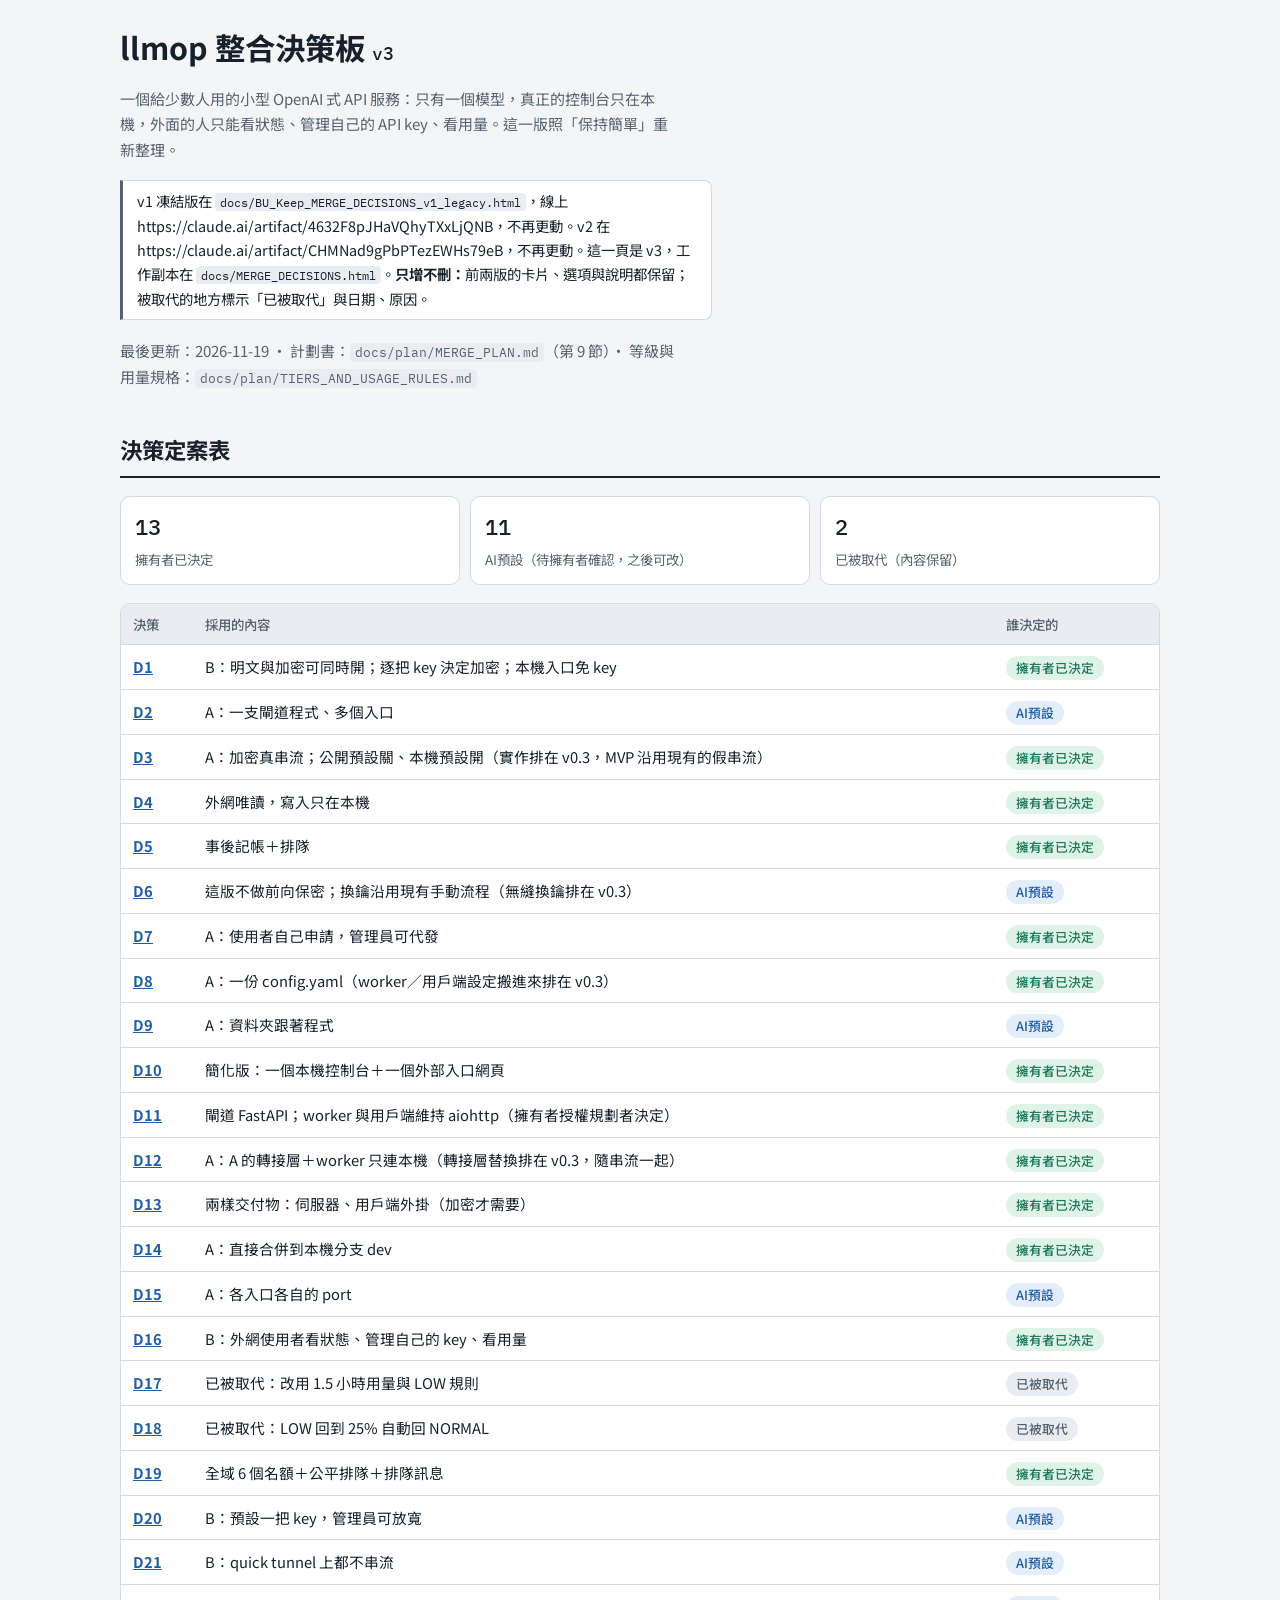
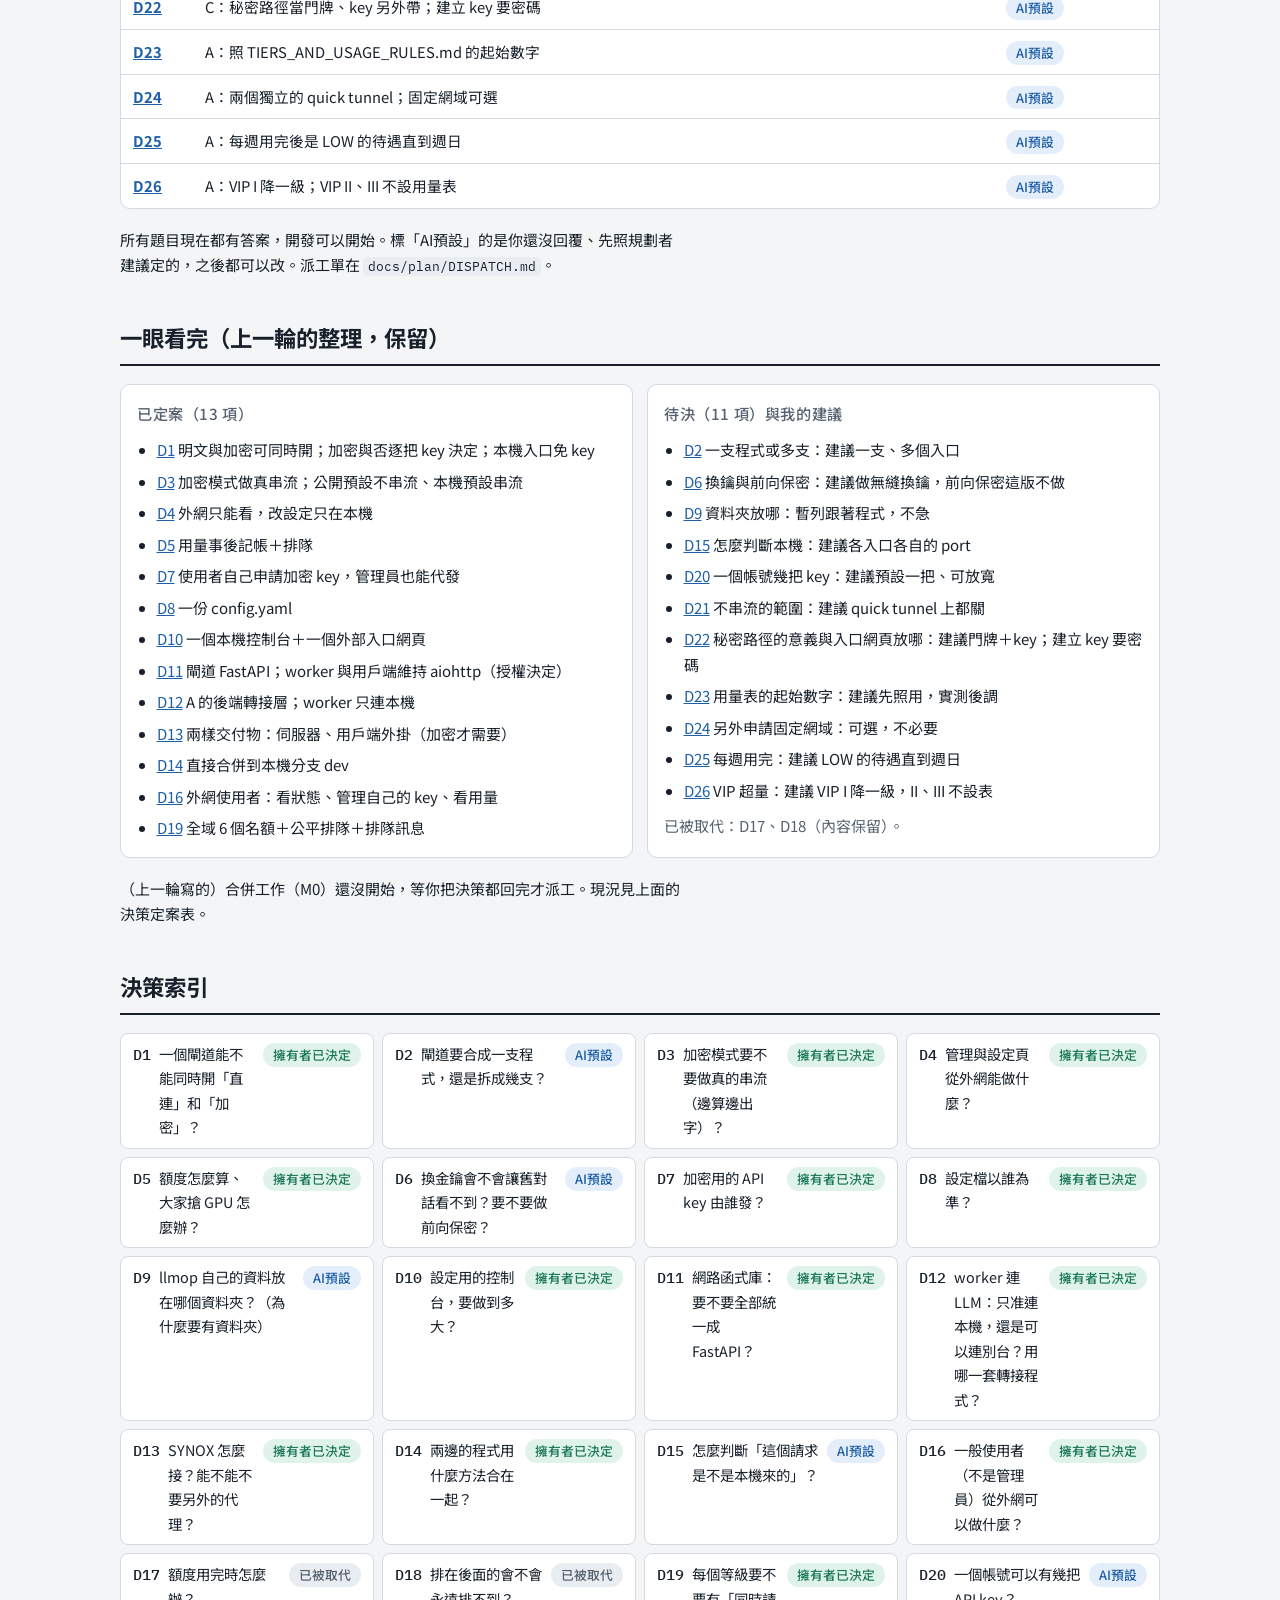
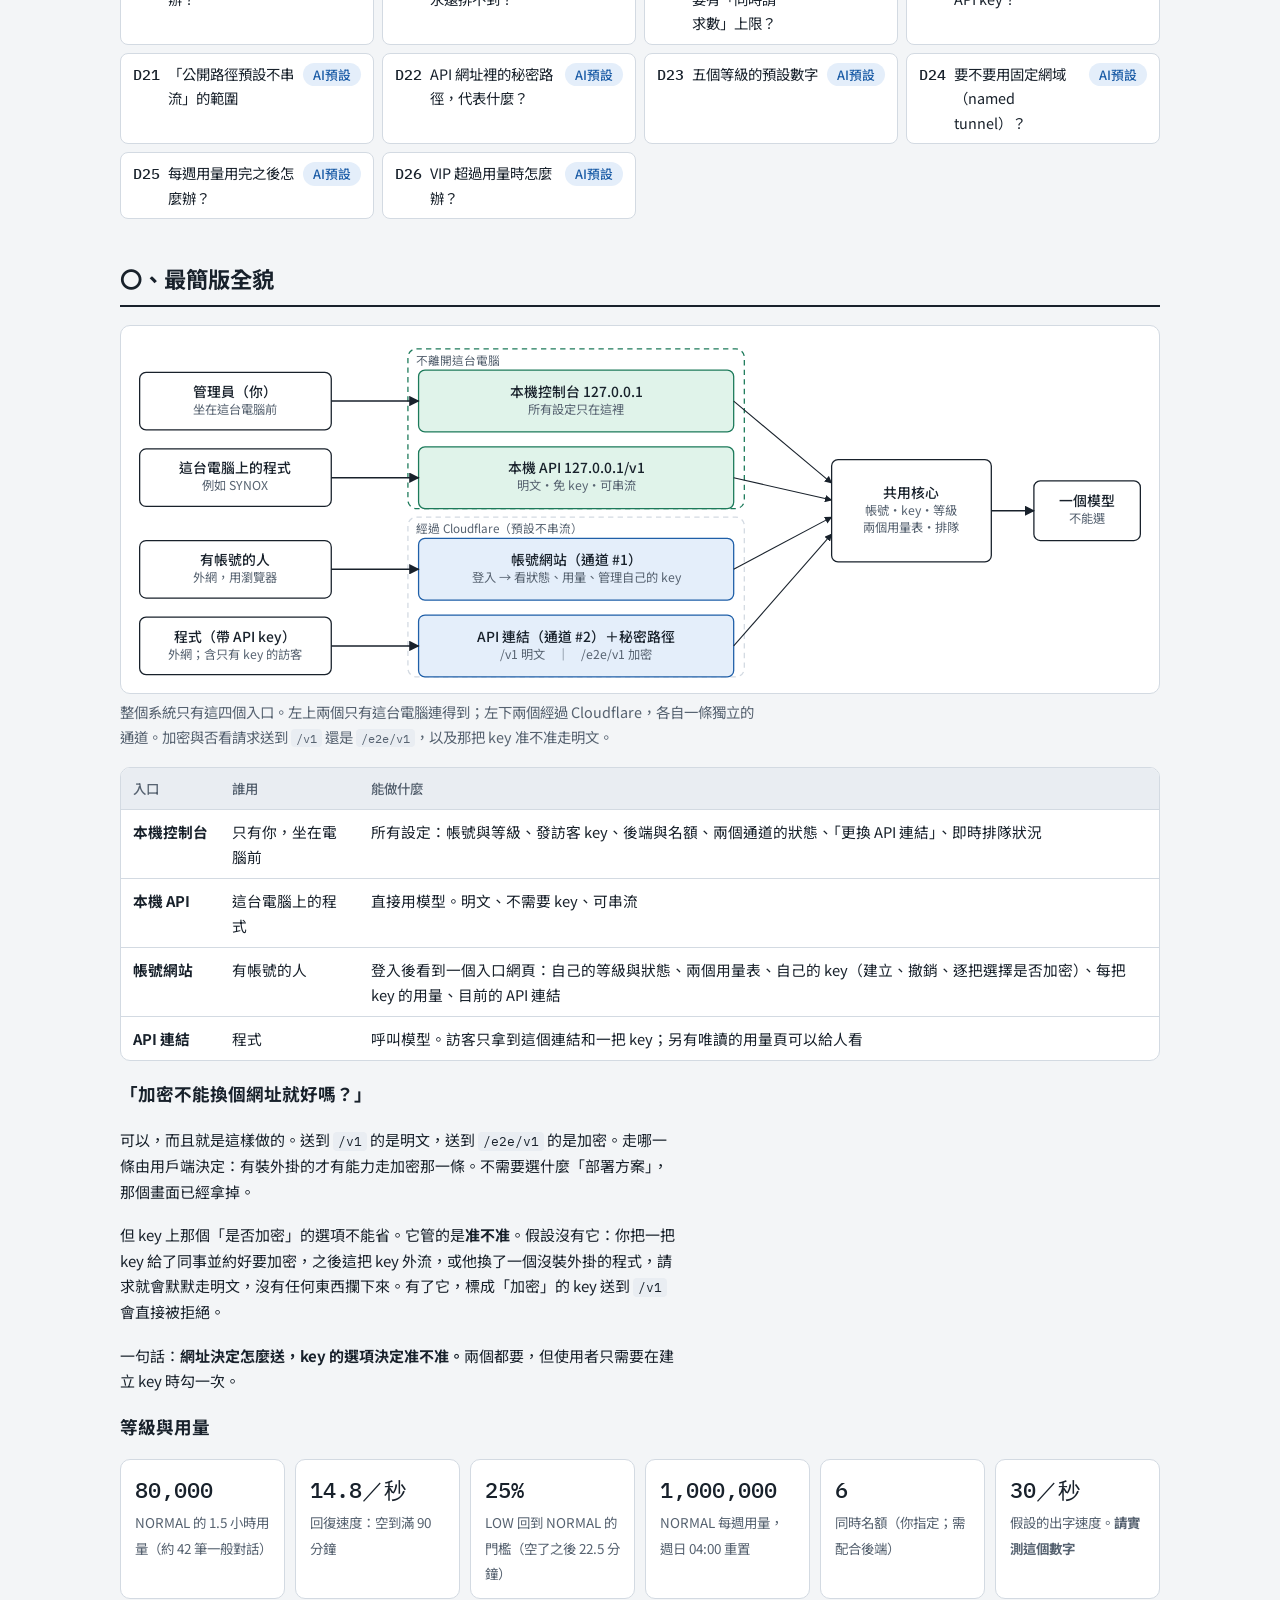
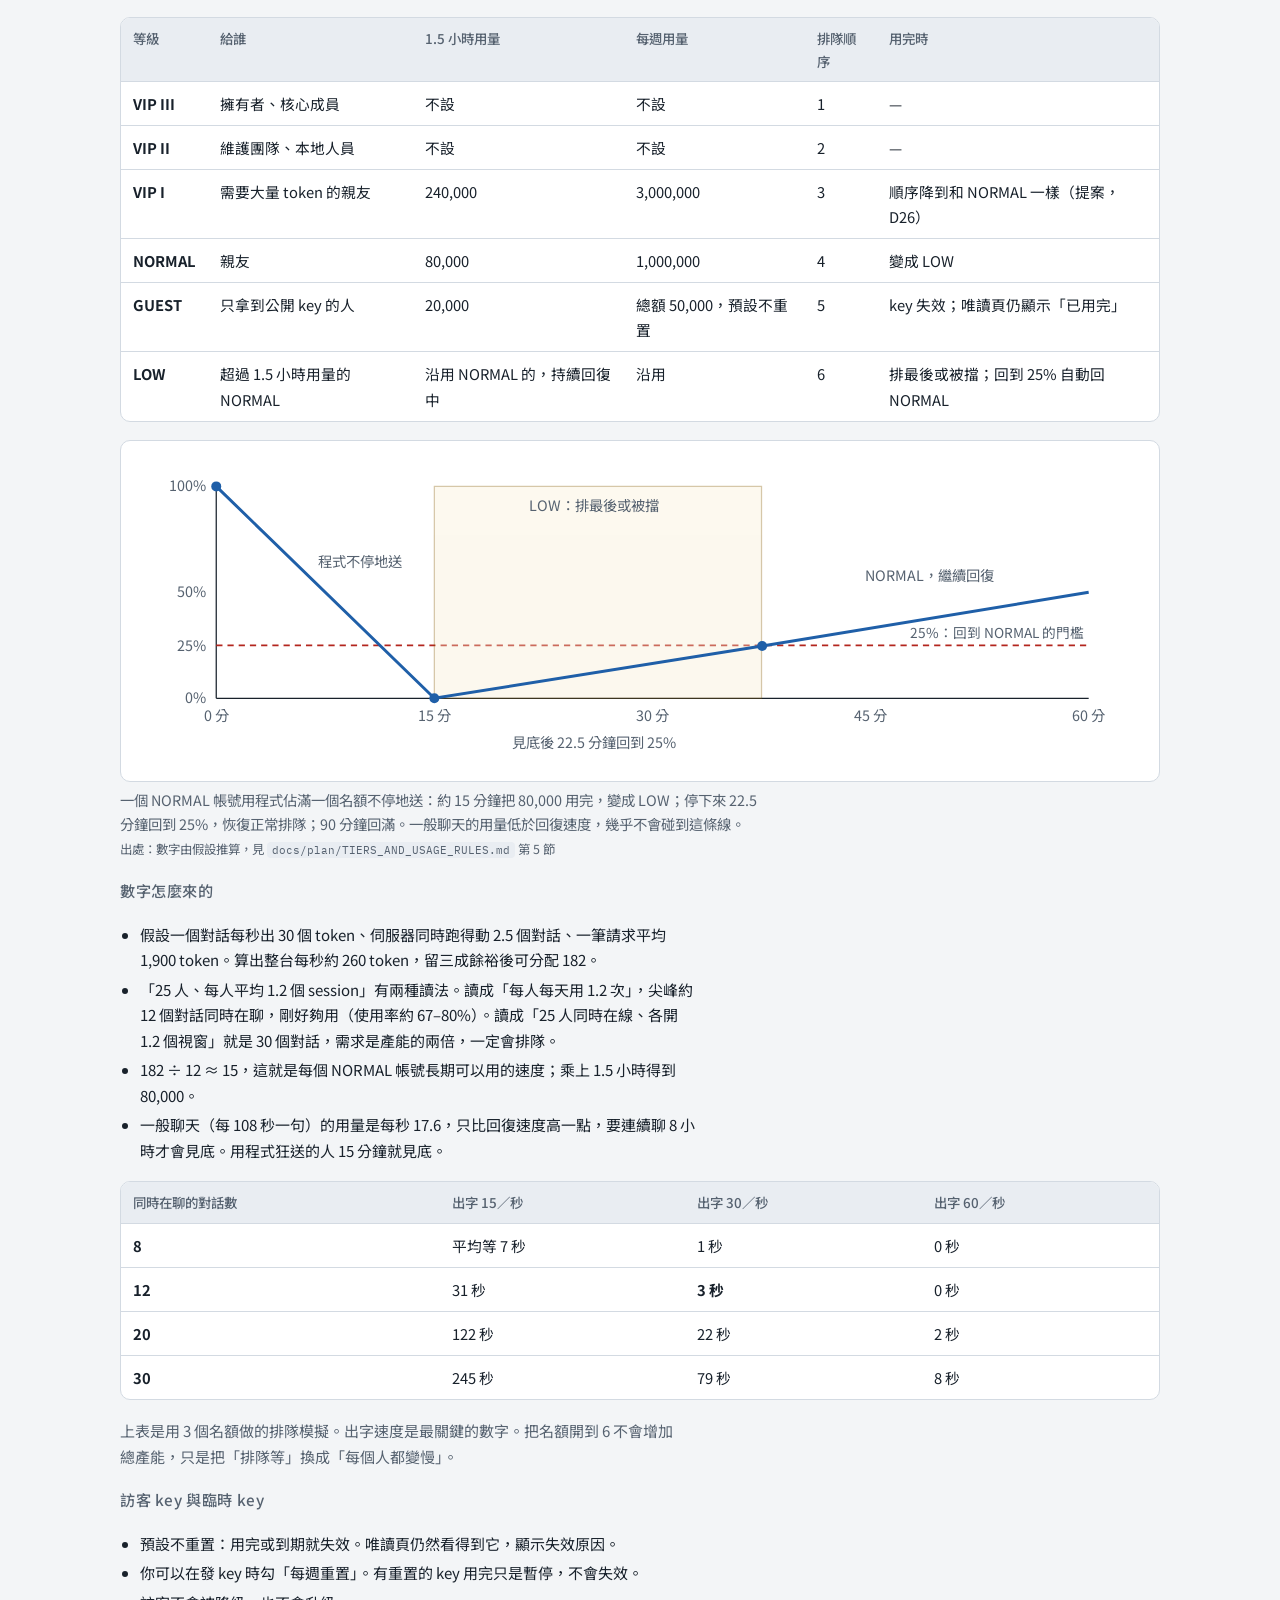
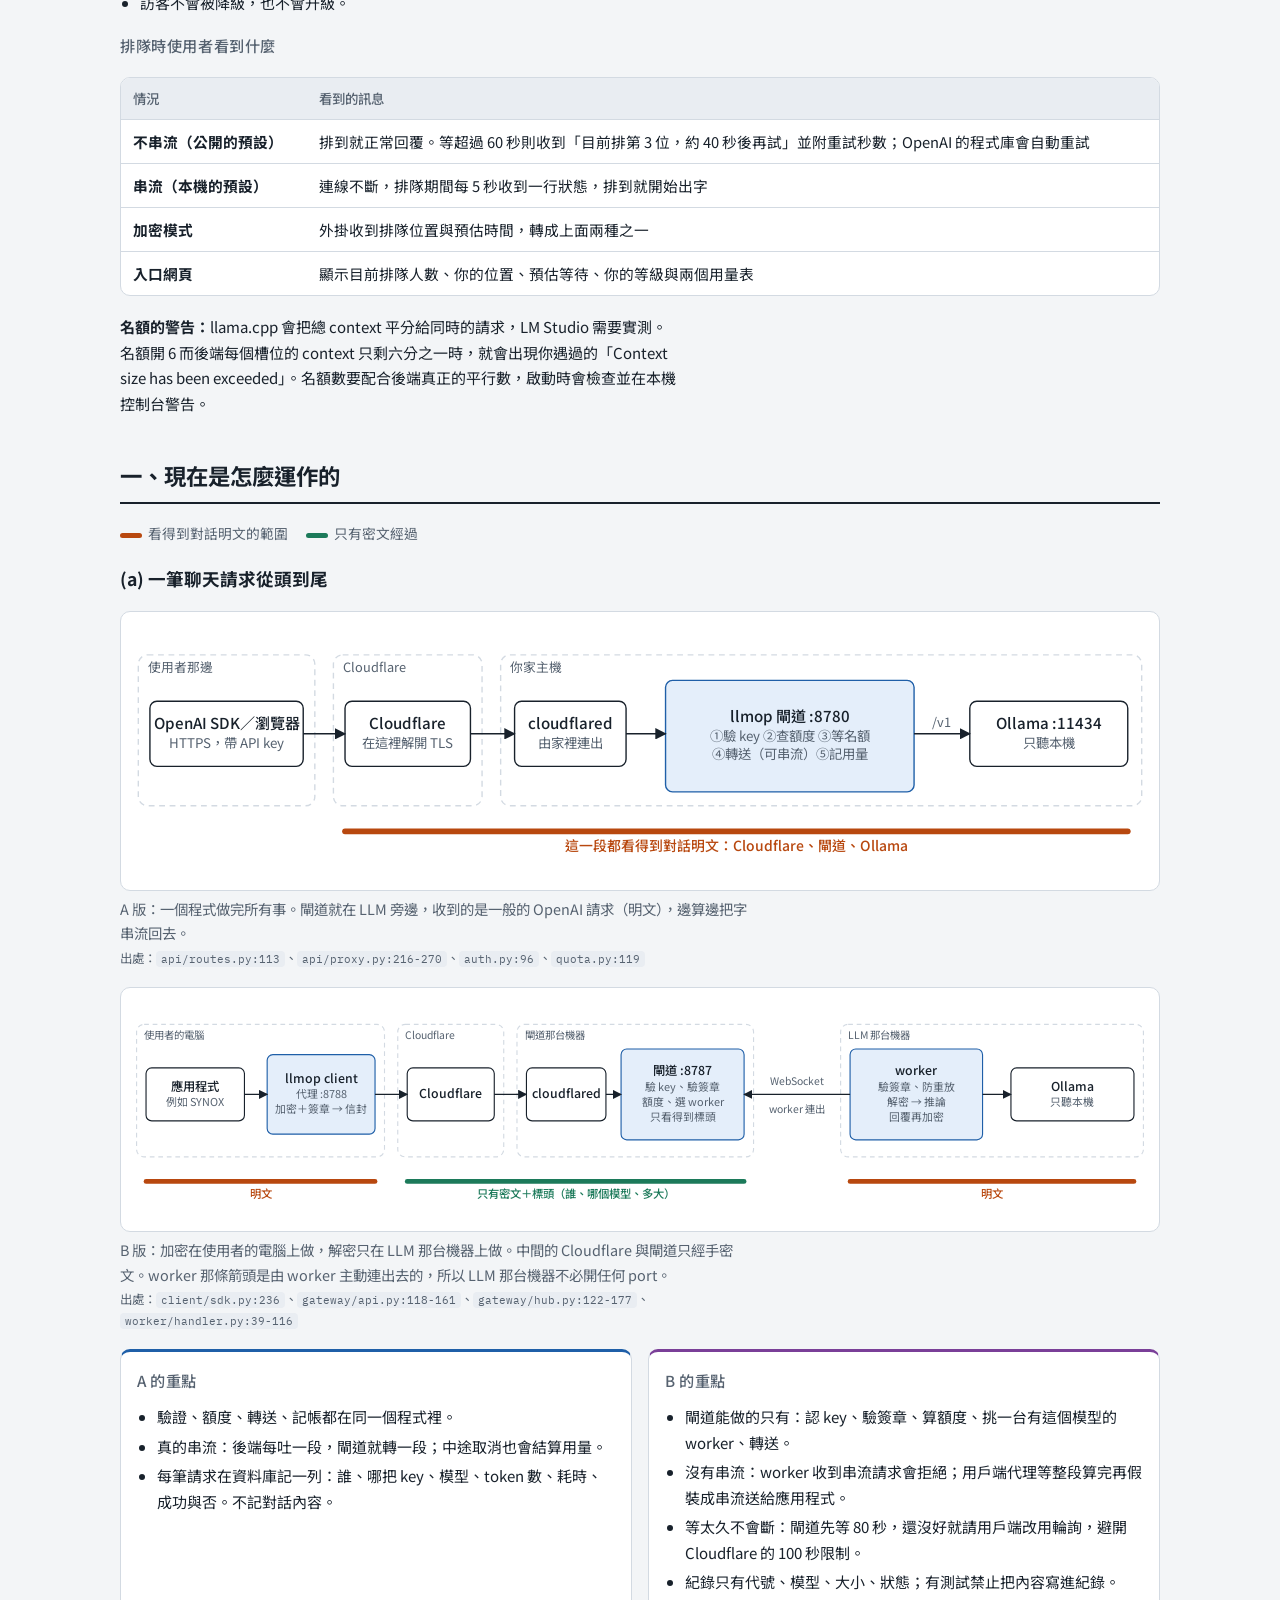
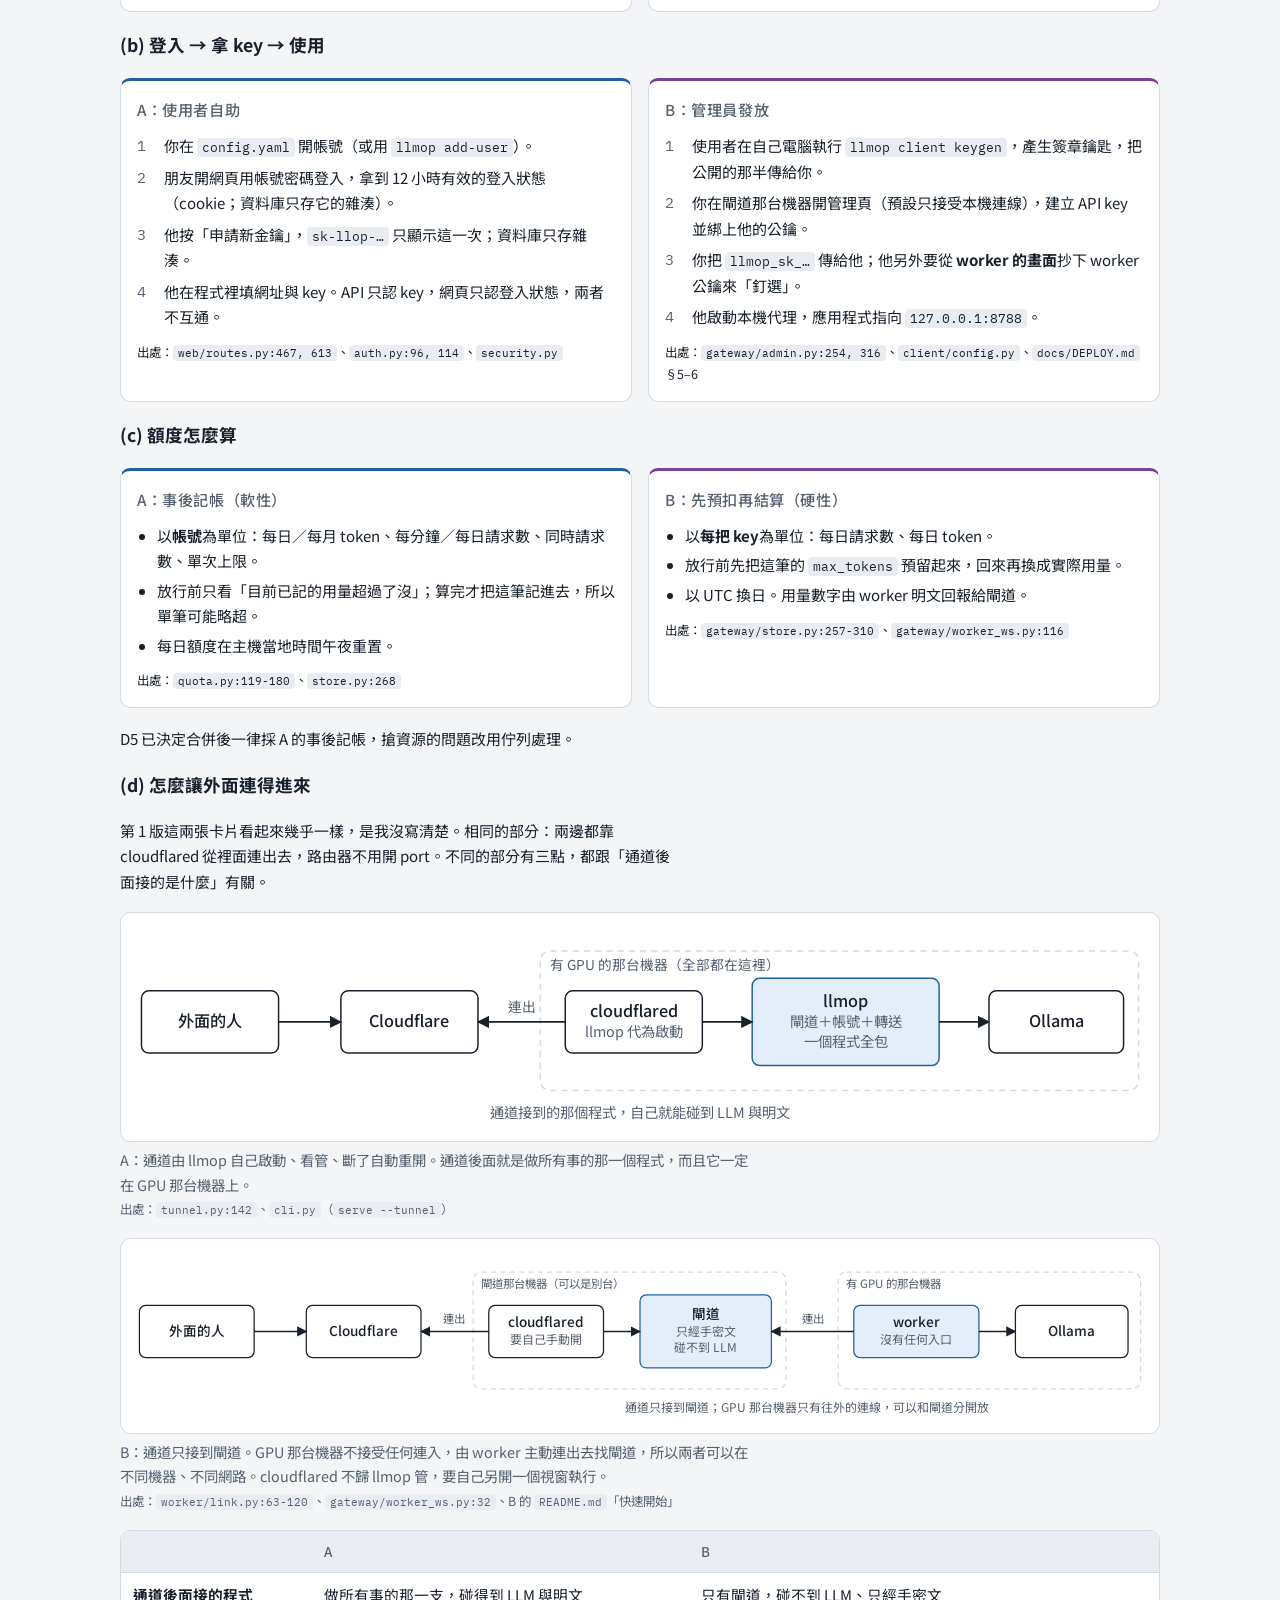
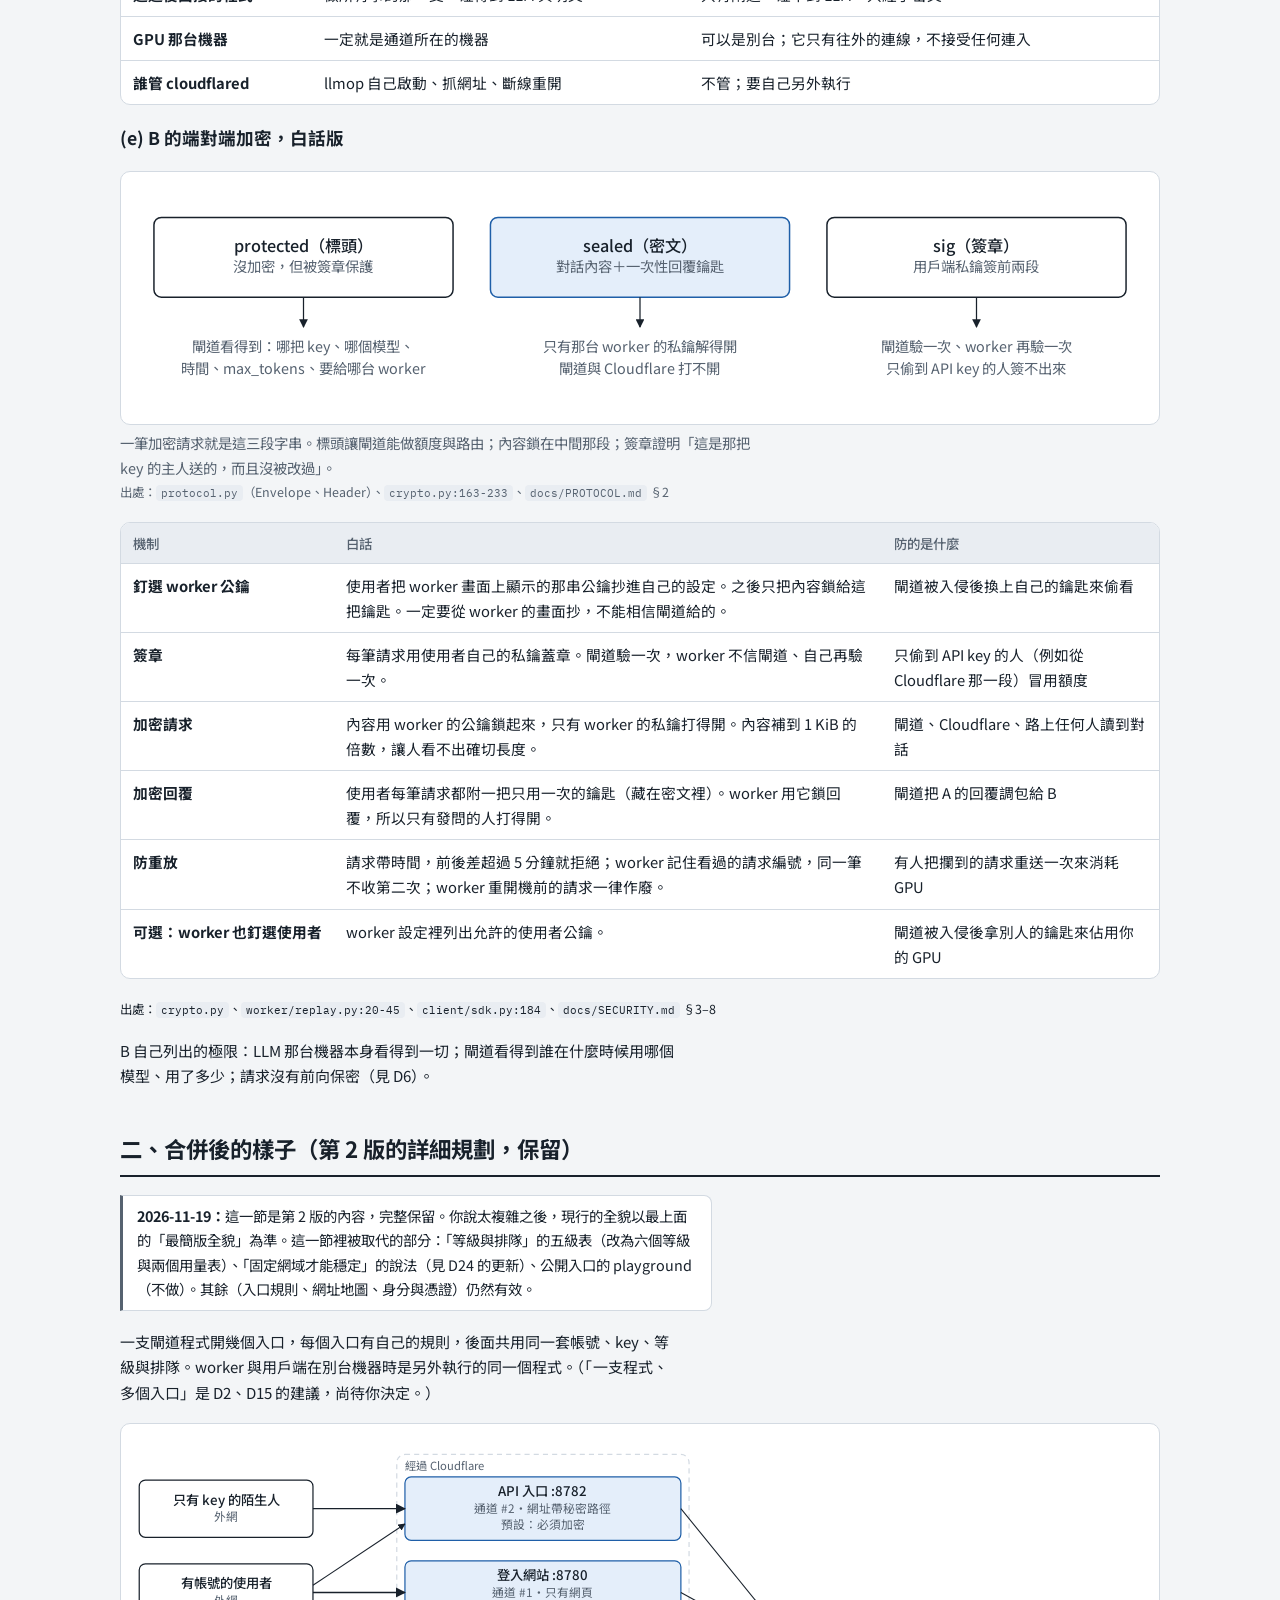
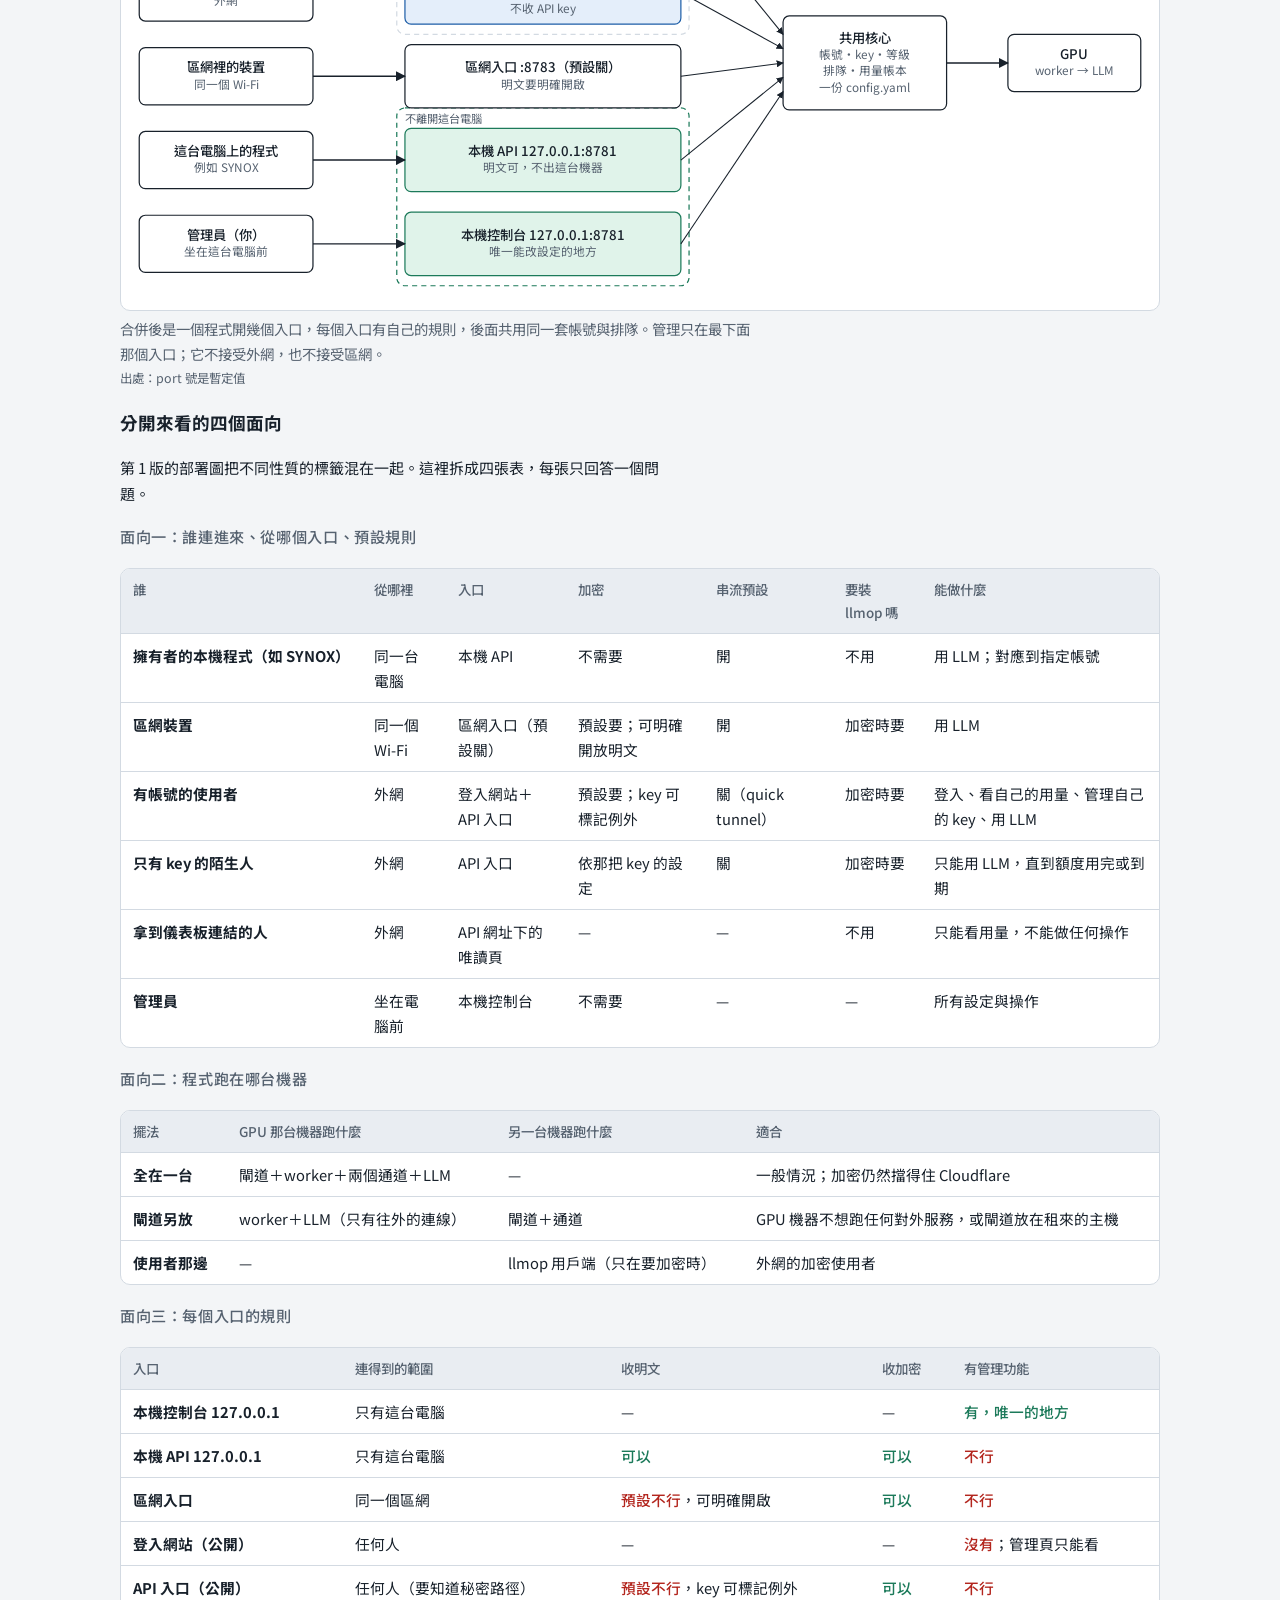
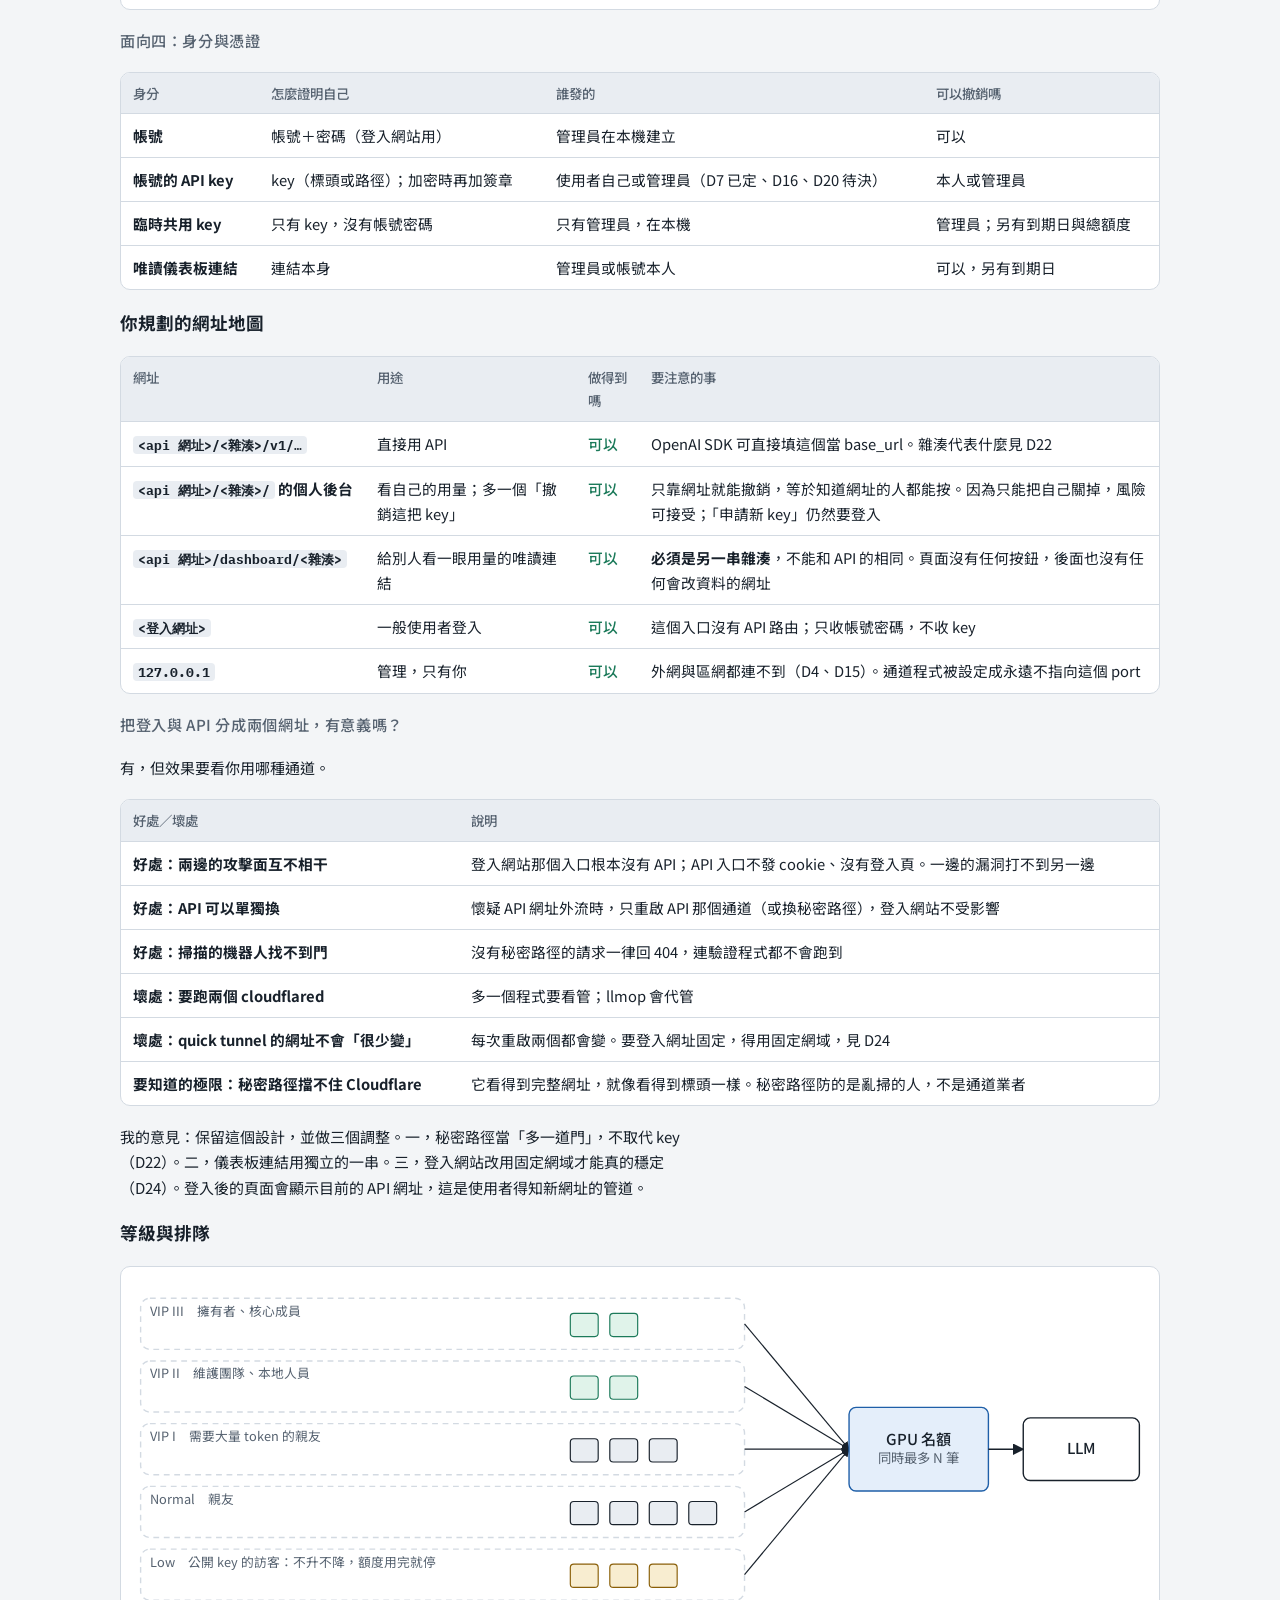
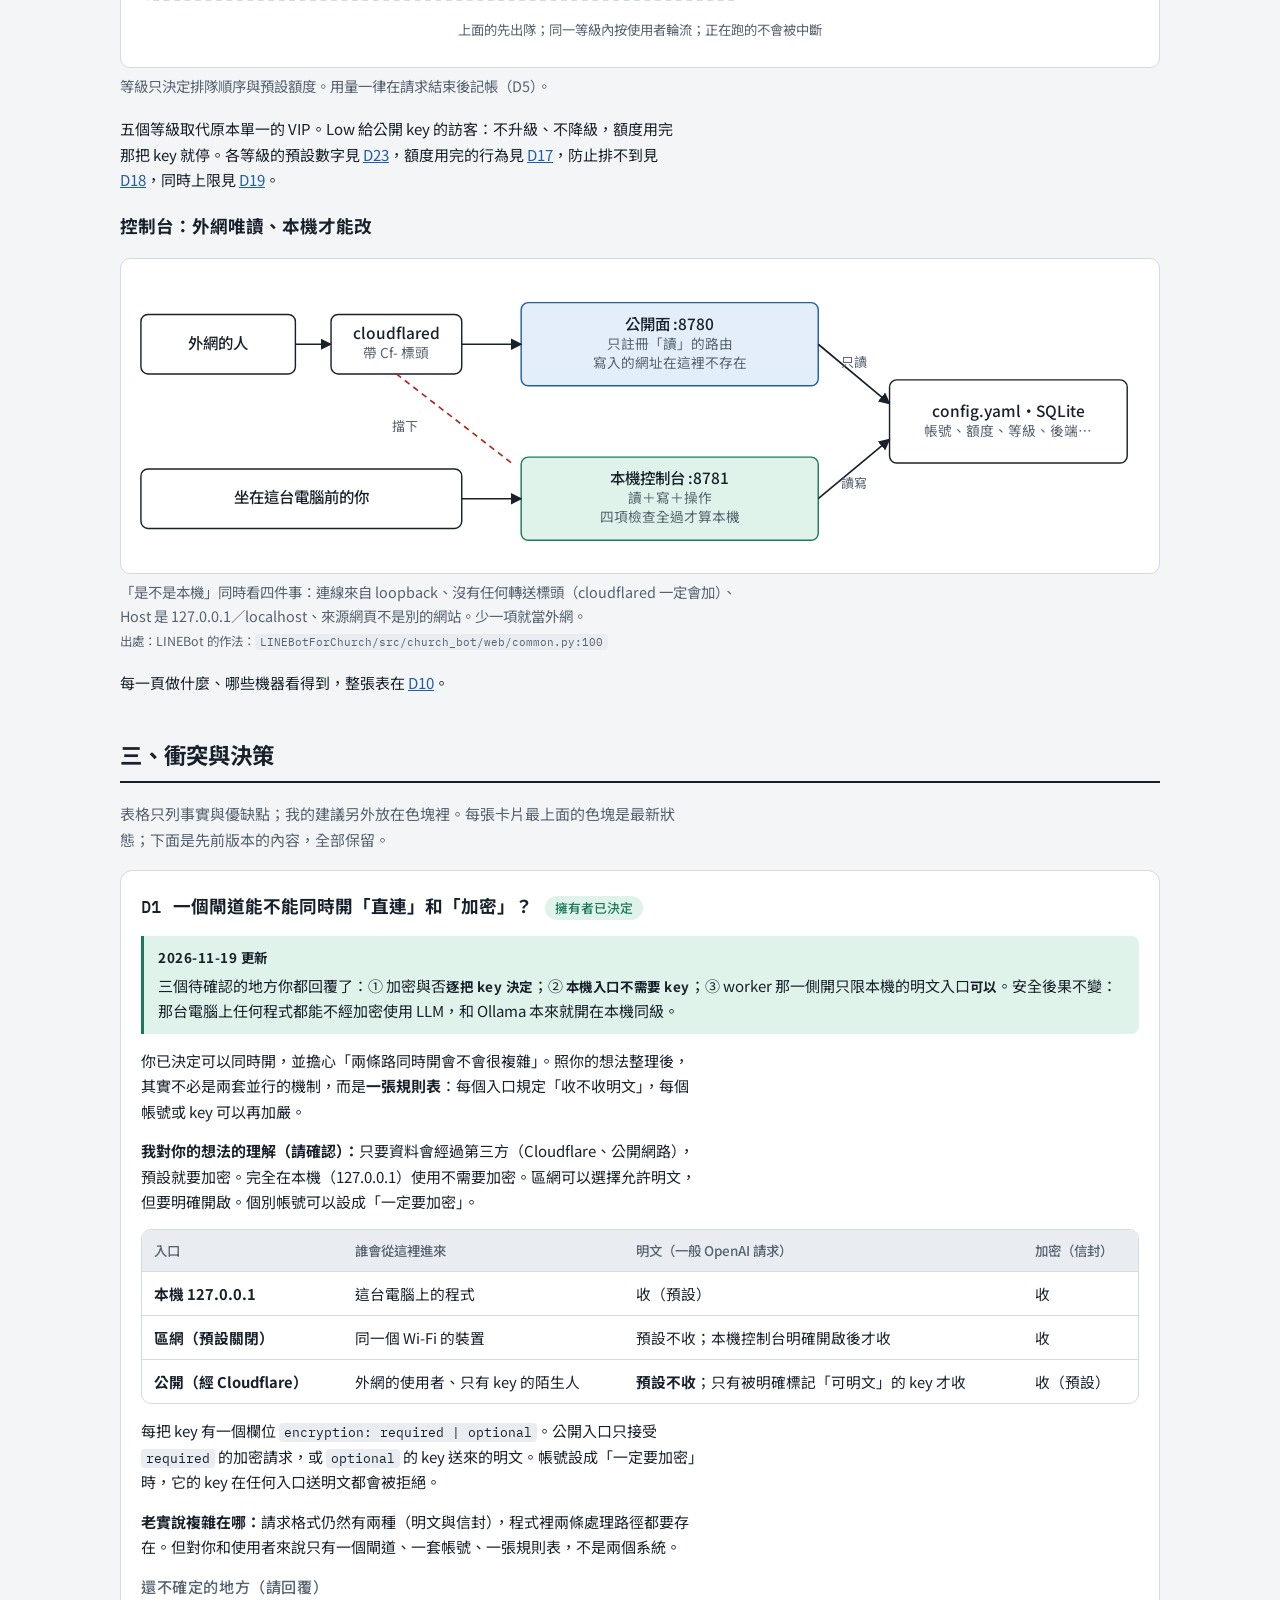
<file: docs/MERGE_DECISIONS.html>
<!doctype html>
<html lang="zh-Hant"><head><meta charset="utf-8"><meta name="viewport" content="width=device-width,initial-scale=1">
</head><body style="margin:0">
<title>llmop 整合決策板 v3</title>
<meta name="claude:viewport-fit-sides" content="cover">
<link rel="stylesheet" href="https://fonts.googleapis.com/css2?family=Noto+Sans+TC:wght@400;500;700&family=IBM+Plex+Mono:wght@400;500&display=swap">
<style>
/* Layout: a decision board — status index up top, then three parts: how it works now, the merged shape, one card per decision */
:root{
  --bg:#f3f5f7; --panel:#ffffff; --fg:#18212b; --muted:#566270; --line:#d3dae2; --soft:#e9edf2;
  --a:#1f5fa8; --a-bg:#e4eefa; --b:#7a3f98; --b-bg:#f1e7f6;
  --plain:#b8480f; --cipher:#1c7a5a; --ok:#1c7a5a; --ok-bg:#e0f3ea; --pend:#8a5f08; --pend-bg:#f8edd0; --stop:#b3261e;
  --f-body:"Noto Sans TC",system-ui,"Microsoft JhengHei",sans-serif; --f-mono:"IBM Plex Mono",ui-monospace,Consolas,monospace;
}
@media (prefers-color-scheme: dark){:root:not([data-theme="light"]){
  --bg:#12171d; --panel:#1a212a; --fg:#e3e9f0; --muted:#98a4b2; --line:#2f3945; --soft:#222b36;
  --a:#7fb2ee; --a-bg:#172a42; --b:#cf9ae6; --b-bg:#2e1c3a;
  --plain:#f0946a; --cipher:#6ed0ab; --ok:#6ed0ab; --ok-bg:#16332a; --pend:#e6c064; --pend-bg:#3a2e10; --stop:#f28b82; color-scheme:dark}}
:root[data-theme="dark"]{
  --bg:#12171d; --panel:#1a212a; --fg:#e3e9f0; --muted:#98a4b2; --line:#2f3945; --soft:#222b36;
  --a:#7fb2ee; --a-bg:#172a42; --b:#cf9ae6; --b-bg:#2e1c3a;
  --plain:#f0946a; --cipher:#6ed0ab; --ok:#6ed0ab; --ok-bg:#16332a; --pend:#e6c064; --pend-bg:#3a2e10; --stop:#f28b82; color-scheme:dark}
body{background:var(--bg);color:var(--fg);font-family:var(--f-body);font-size:15px;line-height:1.7}
.wrap{max-width:1040px;margin:0 auto;padding-block:28px 64px;padding-left:max(16px,env(safe-area-inset-left,0px));padding-right:max(16px,env(safe-area-inset-right,0px));display:flex;flex-direction:column;gap:40px}
h1{font-size:1.9rem;line-height:1.3;margin:0;text-wrap:balance}
h2{font-size:1.4rem;margin:0;text-wrap:balance;padding-bottom:8px;border-bottom:2px solid var(--fg)}
h3{font-size:1.1rem;margin:0;text-wrap:balance}
h4{font-size:.95rem;margin:0;color:var(--muted);font-weight:500;letter-spacing:.04em}
p{margin:0;max-width:70ch}
ul,ol{margin:0;padding-left:1.3em;max-width:70ch;display:flex;flex-direction:column;gap:4px}
code,.mono{font-family:var(--f-mono);font-size:.86em}
code{background:var(--soft);padding:1px 5px;border-radius:4px;overflow-wrap:anywhere}
a{color:var(--a)} a:focus-visible{outline:2px solid var(--a);outline-offset:2px}
section,.stack{display:flex;flex-direction:column;gap:18px;min-width:0}
.lede{color:var(--muted)}
.chip{display:inline-flex;align-items:center;border-radius:999px;padding:1px 10px;font-size:.8rem;font-weight:500;white-space:nowrap}
.c-ok{color:var(--ok);background:var(--ok-bg)} .c-pend{color:var(--pend);background:var(--pend-bg)}
.c-a{color:var(--a);background:var(--a-bg)} .c-b{color:var(--b);background:var(--b-bg)}
.index{display:grid;grid-template-columns:repeat(auto-fill,minmax(230px,1fr));gap:8px}
.index a{display:flex;gap:8px;align-items:baseline;background:var(--panel);border:1px solid var(--line);border-radius:8px;padding:8px 12px;text-decoration:none;color:var(--fg);min-width:0}
.index a b{font-family:var(--f-mono);font-weight:500;flex:none}
.index a span.t{flex:1;min-width:0;font-size:.9rem}
.two{display:grid;grid-template-columns:repeat(auto-fit,minmax(300px,1fr));gap:16px}
.col{background:var(--panel);border:1px solid var(--line);border-radius:10px;padding:16px;display:flex;flex-direction:column;gap:10px;min-width:0}
.col.A{border-top:3px solid var(--a)} .col.B{border-top:3px solid var(--b)}
figure{margin:0;display:flex;flex-direction:column;gap:6px;min-width:0}
.scroll{overflow-x:auto;background:var(--panel);border:1px solid var(--line);border-radius:10px;padding:8px}
svg{display:block;width:100%;height:auto;color:var(--fg)}
figcaption{font-size:.9rem;color:var(--muted);max-width:80ch}
.src{display:block;font-size:.78rem;margin-top:2px}
svg .n{fill:var(--panel);stroke:currentColor;stroke-width:1.2}
svg .n.hi{fill:var(--a-bg);stroke:var(--a)} svg .n.ok{fill:var(--ok-bg);stroke:var(--ok)} svg .n.sm{fill:var(--soft)}
svg .z{fill:none;stroke:var(--line);stroke-width:1.2;stroke-dasharray:5 4} svg .z.in{stroke:var(--ok)}
svg text{fill:currentColor;font-family:var(--f-body)}
svg .t{font-size:13px;font-weight:500} svg .ts{font-size:11.5px;fill:var(--muted)} svg .tz{font-size:11px;fill:var(--muted)} svg .tl{font-size:11px;fill:var(--muted)}
svg .a{stroke:currentColor;stroke-width:1.4;fill:none} svg .a.thin{stroke-width:1} svg .a.blk{stroke:var(--stop);stroke-dasharray:5 4} svg .ah{fill:currentColor}
svg .bp{stroke:var(--plain);stroke-width:5;stroke-linecap:round} svg .bc{stroke:var(--cipher);stroke-width:5;stroke-linecap:round}
svg .tb{font-size:12px;font-weight:500} svg .bpt{fill:var(--plain)} svg .bct{fill:var(--cipher)}
svg .rq{fill:var(--soft);stroke:currentColor;stroke-width:1} svg .rq.ok{fill:var(--ok-bg);stroke:var(--ok)} svg .rq.lo{fill:var(--pend-bg);stroke:var(--pend)} svg .rq.hi2{fill:var(--a-bg);stroke:var(--a)}
svg .wait{fill:var(--soft);stroke:var(--line)}
.tbl{overflow-x:auto;border:1px solid var(--line);border-radius:10px;background:var(--panel)}
table{border-collapse:collapse;width:100%;min-width:600px;font-size:.92rem}
th,td{text-align:left;vertical-align:top;padding:9px 12px;border-bottom:1px solid var(--line)}
th{font-weight:500;color:var(--muted);font-size:.84rem;background:var(--soft)}
tr:last-child td{border-bottom:0}
td.opt{font-weight:700;white-space:nowrap}
.steps{counter-reset:s;list-style:none;padding:0;gap:6px}
.steps li{counter-increment:s;position:relative;padding-left:1.8em}
.steps li::before{content:counter(s);font-family:var(--f-mono);color:var(--muted);position:absolute;left:0}
.card{background:var(--panel);border:1px solid var(--line);border-radius:12px;padding:20px;display:flex;flex-direction:column;gap:14px;min-width:0;scroll-margin-top:16px}
.card header{display:flex;flex-wrap:wrap;gap:8px 12px;align-items:baseline}
.card header .id{font-family:var(--f-mono);font-size:1.05rem;font-weight:500}
.rec{border-left:3px solid var(--pend);background:var(--pend-bg);padding:10px 14px;border-radius:0 8px 8px 0;display:flex;flex-direction:column;gap:4px}
.rec.done{border-left-color:var(--ok);background:var(--ok-bg)}
.rec b{font-size:.84rem;letter-spacing:.04em}
.ans{font-family:var(--f-mono);font-size:.88rem;background:var(--soft);border-radius:6px;padding:6px 10px;align-self:flex-start;max-width:100%;overflow-wrap:anywhere}
.eg{border:1px dashed var(--line);border-radius:8px;padding:10px 14px;display:flex;flex-direction:column;gap:4px}
.eg b{font-size:.84rem;color:var(--muted)}
.machines{display:grid;grid-template-columns:repeat(auto-fit,minmax(200px,1fr));gap:10px}
.mach{border:1px solid var(--line);border-radius:8px;padding:10px 12px;display:flex;flex-direction:column;gap:6px;min-width:0;background:var(--bg)}
.mach b{font-size:.88rem}
.pills{display:flex;flex-wrap:wrap;gap:4px}
.pill{font-size:.78rem;border:1px solid var(--line);border-radius:6px;padding:0 7px;background:var(--panel);white-space:nowrap}
.pill.g{border-color:var(--a);color:var(--a)} .pill.w{border-color:var(--b);color:var(--b)} .pill.c{border-color:var(--ok);color:var(--ok)}
.legend{display:flex;flex-wrap:wrap;gap:6px 18px;font-size:.86rem;color:var(--muted)}
.sw{display:inline-block;width:22px;height:5px;border-radius:3px;vertical-align:middle;margin-right:6px}
.yes{color:var(--ok);font-weight:500} .no{color:var(--stop);font-weight:500}
@media (max-width:520px){.card{padding:14px}h1{font-size:1.5rem}}

.note{border:1px solid var(--line);border-left:3px solid var(--muted);border-radius:0 8px 8px 0;padding:8px 14px;background:var(--panel);font-size:.9rem}

.c-ai{color:var(--a);background:var(--a-bg)}
.rec.ai{border-left-color:var(--a);background:var(--a-bg)}
.c-sup{color:var(--muted);background:var(--soft)}
.rec.sup{border-left-color:var(--muted);background:var(--soft)}
.glance{display:grid;grid-template-columns:repeat(auto-fit,minmax(280px,1fr));gap:14px}
.glance .col ul{gap:6px}
.big{display:grid;grid-template-columns:repeat(auto-fit,minmax(150px,1fr));gap:10px}
.big div{background:var(--panel);border:1px solid var(--line);border-radius:10px;padding:12px 14px;min-width:0}
.big div>b{display:block;font-family:var(--f-mono);font-size:1.35rem;font-weight:500;font-variant-numeric:tabular-nums}
.big span{font-size:.84rem;color:var(--muted)}
details{border:1px dashed var(--line);border-radius:8px;padding:8px 14px}
details>summary{cursor:pointer;color:var(--muted);font-size:.9rem}
details[open]>summary{margin-bottom:10px}
details>*+*{margin-top:12px}
</style>
<div class="wrap">
<header class="stack">
  <h1>llmop 整合決策板 <span class="mono" style="font-size:.6em;font-weight:500">v3</span></h1>
  <p class="lede">一個給少數人用的小型 OpenAI 式 API 服務：只有一個模型，真正的控制台只在本機，外面的人只能看狀態、管理自己的 API key、看用量。這一版照「保持簡單」重新整理。</p>
  <p class="note">v1 凍結版在 <code>docs/BU_Keep_MERGE_DECISIONS_v1_legacy.html</code>，線上 https://claude.ai/artifact/4632F8pJHaVQhyTXxLjQNB，不再更動。v2 在 https://claude.ai/artifact/CHMNad9gPbPTezEWHs79eB，不再更動。這一頁是 v3，工作副本在 <code>docs/MERGE_DECISIONS.html</code>。<b>只增不刪：</b>前兩版的卡片、選項與說明都保留；被取代的地方標示「已被取代」與日期、原因。</p>
  <p class="lede">最後更新：2026-11-19 ・ 計劃書：<code>docs/plan/MERGE_PLAN.md</code>（第 9 節）・ 等級與用量規格：<code>docs/plan/TIERS_AND_USAGE_RULES.md</code></p>
</header>

<section><h2>決策定案表</h2>
  <div class="big"><div><b>13</b><span>擁有者已決定</span></div><div><b>11</b><span>AI預設（待擁有者確認，之後可改）</span></div><div><b>2</b><span>已被取代（內容保留）</span></div></div>
  <div class="tbl"><table><thead><tr><th>決策</th><th>採用的內容</th><th>誰決定的</th></tr></thead><tbody><tr><td class="opt"><a href="#d1">D1</a></td><td>B：明文與加密可同時開；逐把 key 決定加密；本機入口免 key</td><td><span class="chip c-ok">擁有者已決定</span></td></tr><tr><td class="opt"><a href="#d2">D2</a></td><td>A：一支閘道程式、多個入口</td><td><span class="chip c-ai">AI預設</span></td></tr><tr><td class="opt"><a href="#d3">D3</a></td><td>A：加密真串流；公開預設關、本機預設開（實作排在 v0.3，MVP 沿用現有的假串流）</td><td><span class="chip c-ok">擁有者已決定</span></td></tr><tr><td class="opt"><a href="#d4">D4</a></td><td>外網唯讀，寫入只在本機</td><td><span class="chip c-ok">擁有者已決定</span></td></tr><tr><td class="opt"><a href="#d5">D5</a></td><td>事後記帳＋排隊</td><td><span class="chip c-ok">擁有者已決定</span></td></tr><tr><td class="opt"><a href="#d6">D6</a></td><td>這版不做前向保密；換鑰沿用現有手動流程（無縫換鑰排在 v0.3）</td><td><span class="chip c-ai">AI預設</span></td></tr><tr><td class="opt"><a href="#d7">D7</a></td><td>A：使用者自己申請，管理員可代發</td><td><span class="chip c-ok">擁有者已決定</span></td></tr><tr><td class="opt"><a href="#d8">D8</a></td><td>A：一份 config.yaml（worker／用戶端設定搬進來排在 v0.3）</td><td><span class="chip c-ok">擁有者已決定</span></td></tr><tr><td class="opt"><a href="#d9">D9</a></td><td>A：資料夾跟著程式</td><td><span class="chip c-ai">AI預設</span></td></tr><tr><td class="opt"><a href="#d10">D10</a></td><td>簡化版：一個本機控制台＋一個外部入口網頁</td><td><span class="chip c-ok">擁有者已決定</span></td></tr><tr><td class="opt"><a href="#d11">D11</a></td><td>閘道 FastAPI；worker 與用戶端維持 aiohttp（擁有者授權規劃者決定）</td><td><span class="chip c-ok">擁有者已決定</span></td></tr><tr><td class="opt"><a href="#d12">D12</a></td><td>A：A 的轉接層＋worker 只連本機（轉接層替換排在 v0.3，隨串流一起）</td><td><span class="chip c-ok">擁有者已決定</span></td></tr><tr><td class="opt"><a href="#d13">D13</a></td><td>兩樣交付物：伺服器、用戶端外掛（加密才需要）</td><td><span class="chip c-ok">擁有者已決定</span></td></tr><tr><td class="opt"><a href="#d14">D14</a></td><td>A：直接合併到本機分支 dev</td><td><span class="chip c-ok">擁有者已決定</span></td></tr><tr><td class="opt"><a href="#d15">D15</a></td><td>A：各入口各自的 port</td><td><span class="chip c-ai">AI預設</span></td></tr><tr><td class="opt"><a href="#d16">D16</a></td><td>B：外網使用者看狀態、管理自己的 key、看用量</td><td><span class="chip c-ok">擁有者已決定</span></td></tr><tr><td class="opt"><a href="#d17">D17</a></td><td>已被取代：改用 1.5 小時用量與 LOW 規則</td><td><span class="chip c-sup">已被取代</span></td></tr><tr><td class="opt"><a href="#d18">D18</a></td><td>已被取代：LOW 回到 25% 自動回 NORMAL</td><td><span class="chip c-sup">已被取代</span></td></tr><tr><td class="opt"><a href="#d19">D19</a></td><td>全域 6 個名額＋公平排隊＋排隊訊息</td><td><span class="chip c-ok">擁有者已決定</span></td></tr><tr><td class="opt"><a href="#d20">D20</a></td><td>B：預設一把 key，管理員可放寬</td><td><span class="chip c-ai">AI預設</span></td></tr><tr><td class="opt"><a href="#d21">D21</a></td><td>B：quick tunnel 上都不串流</td><td><span class="chip c-ai">AI預設</span></td></tr><tr><td class="opt"><a href="#d22">D22</a></td><td>C：秘密路徑當門牌、key 另外帶；建立 key 要密碼</td><td><span class="chip c-ai">AI預設</span></td></tr><tr><td class="opt"><a href="#d23">D23</a></td><td>A：照 TIERS_AND_USAGE_RULES.md 的起始數字</td><td><span class="chip c-ai">AI預設</span></td></tr><tr><td class="opt"><a href="#d24">D24</a></td><td>A：兩個獨立的 quick tunnel；固定網域可選</td><td><span class="chip c-ai">AI預設</span></td></tr><tr><td class="opt"><a href="#d25">D25</a></td><td>A：每週用完後是 LOW 的待遇直到週日</td><td><span class="chip c-ai">AI預設</span></td></tr><tr><td class="opt"><a href="#d26">D26</a></td><td>A：VIP I 降一級；VIP II、III 不設用量表</td><td><span class="chip c-ai">AI預設</span></td></tr></tbody></table></div>
  <p>所有題目現在都有答案，開發可以開始。標「AI預設」的是你還沒回覆、先照規劃者建議定的，之後都可以改。派工單在 <code>docs/plan/DISPATCH.md</code>。</p>
</section>
<section><h2>一眼看完（上一輪的整理，保留）</h2>
  <div class="glance">
   <div class="col"><h4>已定案（13 項）</h4><ul>
    <li><a href="#d1">D1</a> 明文與加密可同時開；加密與否逐把 key 決定；本機入口免 key</li>
    <li><a href="#d3">D3</a> 加密模式做真串流；公開預設不串流、本機預設串流</li>
    <li><a href="#d4">D4</a> 外網只能看，改設定只在本機</li>
    <li><a href="#d5">D5</a> 用量事後記帳＋排隊</li>
    <li><a href="#d7">D7</a> 使用者自己申請加密 key，管理員也能代發</li>
    <li><a href="#d8">D8</a> 一份 config.yaml</li>
    <li><a href="#d10">D10</a> 一個本機控制台＋一個外部入口網頁</li>
    <li><a href="#d11">D11</a> 閘道 FastAPI；worker 與用戶端維持 aiohttp（授權決定）</li>
    <li><a href="#d12">D12</a> A 的後端轉接層；worker 只連本機</li>
    <li><a href="#d13">D13</a> 兩樣交付物：伺服器、用戶端外掛（加密才需要）</li>
    <li><a href="#d14">D14</a> 直接合併到本機分支 dev</li>
    <li><a href="#d16">D16</a> 外網使用者：看狀態、管理自己的 key、看用量</li>
    <li><a href="#d19">D19</a> 全域 6 個名額＋公平排隊＋排隊訊息</li></ul></div>
   <div class="col"><h4>待決（11 項）與我的建議</h4><ul>
    <li><a href="#d2">D2</a> 一支程式或多支：建議一支、多個入口</li>
    <li><a href="#d6">D6</a> 換鑰與前向保密：建議做無縫換鑰，前向保密這版不做</li>
    <li><a href="#d9">D9</a> 資料夾放哪：暫列跟著程式，不急</li>
    <li><a href="#d15">D15</a> 怎麼判斷本機：建議各入口各自的 port</li>
    <li><a href="#d20">D20</a> 一個帳號幾把 key：建議預設一把、可放寬</li>
    <li><a href="#d21">D21</a> 不串流的範圍：建議 quick tunnel 上都關</li>
    <li><a href="#d22">D22</a> 秘密路徑的意義與入口網頁放哪：建議門牌＋key；建立 key 要密碼</li>
    <li><a href="#d23">D23</a> 用量表的起始數字：建議先照用，實測後調</li>
    <li><a href="#d24">D24</a> 另外申請固定網域：可選，不必要</li>
    <li><a href="#d25">D25</a> 每週用完：建議 LOW 的待遇直到週日</li>
    <li><a href="#d26">D26</a> VIP 超量：建議 VIP I 降一級，II、III 不設表</li></ul>
    <p class="lede">已被取代：D17、D18（內容保留）。</p></div>
  </div>
  <p>（上一輪寫的）合併工作（M0）還沒開始，等你把決策都回完才派工。現況見上面的決策定案表。</p>
</section>

<section><h2>決策索引</h2>
  <nav class="index" aria-label="決策索引"><a href="#d1"><b>D1</b><span class="t">一個閘道能不能同時開「直連」和「加密」？</span><span class="chip c-ok">擁有者已決定</span></a><a href="#d2"><b>D2</b><span class="t">閘道要合成一支程式，還是拆成幾支？</span><span class="chip c-ai">AI預設</span></a><a href="#d3"><b>D3</b><span class="t">加密模式要不要做真的串流（邊算邊出字）？</span><span class="chip c-ok">擁有者已決定</span></a><a href="#d4"><b>D4</b><span class="t">管理與設定頁從外網能做什麼？</span><span class="chip c-ok">擁有者已決定</span></a><a href="#d5"><b>D5</b><span class="t">額度怎麼算、大家搶 GPU 怎麼辦？</span><span class="chip c-ok">擁有者已決定</span></a><a href="#d6"><b>D6</b><span class="t">換金鑰會不會讓舊對話看不到？要不要做前向保密？</span><span class="chip c-ai">AI預設</span></a><a href="#d7"><b>D7</b><span class="t">加密用的 API key 由誰發？</span><span class="chip c-ok">擁有者已決定</span></a><a href="#d8"><b>D8</b><span class="t">設定檔以誰為準？</span><span class="chip c-ok">擁有者已決定</span></a><a href="#d9"><b>D9</b><span class="t">llmop 自己的資料放在哪個資料夾？（為什麼要有資料夾）</span><span class="chip c-ai">AI預設</span></a><a href="#d10"><b>D10</b><span class="t">設定用的控制台，要做到多大？</span><span class="chip c-ok">擁有者已決定</span></a><a href="#d11"><b>D11</b><span class="t">網路函式庫：要不要全部統一成 FastAPI？</span><span class="chip c-ok">擁有者已決定</span></a><a href="#d12"><b>D12</b><span class="t">worker 連 LLM：只准連本機，還是可以連別台？用哪一套轉接程式？</span><span class="chip c-ok">擁有者已決定</span></a><a href="#d13"><b>D13</b><span class="t">SYNOX 怎麼接？能不能不要另外的代理？</span><span class="chip c-ok">擁有者已決定</span></a><a href="#d14"><b>D14</b><span class="t">兩邊的程式用什麼方法合在一起？</span><span class="chip c-ok">擁有者已決定</span></a><a href="#d15"><b>D15</b><span class="t">怎麼判斷「這個請求是不是本機來的」？</span><span class="chip c-ai">AI預設</span></a><a href="#d16"><b>D16</b><span class="t">一般使用者（不是管理員）從外網可以做什麼？</span><span class="chip c-ok">擁有者已決定</span></a><a href="#d17"><b>D17</b><span class="t">額度用完時怎麼辦？</span><span class="chip c-sup">已被取代</span></a><a href="#d18"><b>D18</b><span class="t">排在後面的會不會永遠排不到？</span><span class="chip c-sup">已被取代</span></a><a href="#d19"><b>D19</b><span class="t">每個等級要不要有「同時請求數」上限？</span><span class="chip c-ok">擁有者已決定</span></a><a href="#d20"><b>D20</b><span class="t">一個帳號可以有幾把 API key？</span><span class="chip c-ai">AI預設</span></a><a href="#d21"><b>D21</b><span class="t">「公開路徑預設不串流」的範圍</span><span class="chip c-ai">AI預設</span></a><a href="#d22"><b>D22</b><span class="t">API 網址裡的秘密路徑，代表什麼？</span><span class="chip c-ai">AI預設</span></a><a href="#d23"><b>D23</b><span class="t">五個等級的預設數字</span><span class="chip c-ai">AI預設</span></a><a href="#d24"><b>D24</b><span class="t">要不要用固定網域（named tunnel）？</span><span class="chip c-ai">AI預設</span></a><a href="#d25"><b>D25</b><span class="t">每週用量用完之後怎麼辦？</span><span class="chip c-ai">AI預設</span></a><a href="#d26"><b>D26</b><span class="t">VIP 超過用量時怎麼辦？</span><span class="chip c-ai">AI預設</span></a></nav>
</section>

<section><h2>〇、最簡版全貌</h2>
  <figure><div class="scroll"><svg viewBox="0 0 960 330" style="min-width:680px" role="img" aria-label="最簡版全貌"><defs><marker id="m1" viewBox="0 0 10 10" refX="9" refY="5" markerWidth="7" markerHeight="7" orient="auto-start-reverse"><path d="M0 0L10 5L0 10z" class="ah"/></marker><marker id="m1s" viewBox="0 0 10 10" refX="1" refY="5" markerWidth="7" markerHeight="7" orient="auto"><path d="M10 0L0 5L10 10z" class="ah"/></marker></defs><rect class="z in" x="262" y="14" width="316" height="150" rx="8"/><text class="tz" x="270" y="29">不離開這台電腦</text><rect class="z" x="262" y="172" width="316" height="150" rx="8"/><text class="tz" x="270" y="187">經過 Cloudflare（預設不串流）</text><rect class="n" x="10" y="36" width="180" height="54" rx="6"/><text class="t" x="100.0" y="59" text-anchor="middle">管理員（你）</text><text class="ts" x="100.0" y="75" text-anchor="middle">坐在這台電腦前</text><rect class="n" x="10" y="108" width="180" height="54" rx="6"/><text class="t" x="100.0" y="131" text-anchor="middle">這台電腦上的程式</text><text class="ts" x="100.0" y="147" text-anchor="middle">例如 SYNOX</text><rect class="n" x="10" y="194" width="180" height="54" rx="6"/><text class="t" x="100.0" y="217" text-anchor="middle">有帳號的人</text><text class="ts" x="100.0" y="233" text-anchor="middle">外網，用瀏覽器</text><rect class="n" x="10" y="266" width="180" height="54" rx="6"/><text class="t" x="100.0" y="289" text-anchor="middle">程式（帶 API key）</text><text class="ts" x="100.0" y="305" text-anchor="middle">外網；含只有 key 的訪客</text><rect class="n ok" x="272" y="34" width="296" height="58" rx="6"/><text class="t" x="420.0" y="59" text-anchor="middle">本機控制台 127.0.0.1</text><text class="ts" x="420.0" y="75" text-anchor="middle">所有設定只在這裡</text><rect class="n ok" x="272" y="106" width="296" height="58" rx="6"/><text class="t" x="420.0" y="131" text-anchor="middle">本機 API 127.0.0.1/v1</text><text class="ts" x="420.0" y="147" text-anchor="middle">明文・免 key・可串流</text><rect class="n hi" x="272" y="192" width="296" height="58" rx="6"/><text class="t" x="420.0" y="217" text-anchor="middle">帳號網站（通道 #1）</text><text class="ts" x="420.0" y="233" text-anchor="middle">登入 → 看狀態、用量、管理自己的 key</text><rect class="n hi" x="272" y="264" width="296" height="58" rx="6"/><text class="t" x="420.0" y="289" text-anchor="middle">API 連結（通道 #2）＋秘密路徑</text><text class="ts" x="420.0" y="305" text-anchor="middle">/v1 明文　｜　/e2e/v1 加密</text><line class="a" x1="190" y1="63" x2="272" y2="63" marker-end="url(#m1)"/><line class="a thin" x1="568" y1="63" x2="660" y2="140" marker-end="url(#m1)"/><line class="a" x1="190" y1="135" x2="272" y2="135" marker-end="url(#m1)"/><line class="a thin" x1="568" y1="135" x2="660" y2="156" marker-end="url(#m1)"/><line class="a" x1="190" y1="221" x2="272" y2="221" marker-end="url(#m1)"/><line class="a thin" x1="568" y1="221" x2="660" y2="172" marker-end="url(#m1)"/><line class="a" x1="190" y1="293" x2="272" y2="293" marker-end="url(#m1)"/><line class="a thin" x1="568" y1="293" x2="660" y2="188" marker-end="url(#m1)"/><rect class="n" x="660" y="118" width="150" height="96" rx="6"/><text class="t" x="735.0" y="154" text-anchor="middle">共用核心</text><text class="ts" x="735.0" y="170" text-anchor="middle">帳號・key・等級</text><text class="ts" x="735.0" y="186" text-anchor="middle">兩個用量表・排隊</text><rect class="n" x="850" y="138" width="100" height="56" rx="6"/><text class="t" x="900.0" y="162" text-anchor="middle">一個模型</text><text class="ts" x="900.0" y="178" text-anchor="middle">不能選</text><line class="a" x1="810" y1="166" x2="850" y2="166" marker-end="url(#m1)"/></svg></div><figcaption>整個系統只有這四個入口。左上兩個只有這台電腦連得到；左下兩個經過 Cloudflare，各自一條獨立的通道。加密與否看請求送到 <code>/v1</code> 還是 <code>/e2e/v1</code>，以及那把 key 准不准走明文。</figcaption></figure>
  <div class="tbl"><table><thead><tr><th>入口</th><th>誰用</th><th>能做什麼</th></tr></thead><tbody><tr><td class="opt">本機控制台</td><td>只有你，坐在電腦前</td><td>所有設定：帳號與等級、發訪客 key、後端與名額、兩個通道的狀態、「更換 API 連結」、即時排隊狀況</td></tr><tr><td class="opt">本機 API</td><td>這台電腦上的程式</td><td>直接用模型。明文、不需要 key、可串流</td></tr><tr><td class="opt">帳號網站</td><td>有帳號的人</td><td>登入後看到一個入口網頁：自己的等級與狀態、兩個用量表、自己的 key（建立、撤銷、逐把選擇是否加密）、每把 key 的用量、目前的 API 連結</td></tr><tr><td class="opt">API 連結</td><td>程式</td><td>呼叫模型。訪客只拿到這個連結和一把 key；另有唯讀的用量頁可以給人看</td></tr></tbody></table></div>
  <h3>「加密不能換個網址就好嗎？」</h3>
  <p>可以，而且就是這樣做的。送到 <code>/v1</code> 的是明文，送到 <code>/e2e/v1</code> 的是加密。走哪一條由用戶端決定：有裝外掛的才有能力走加密那一條。不需要選什麼「部署方案」，那個畫面已經拿掉。</p>
  <p>但 key 上那個「是否加密」的選項不能省。它管的是<b>准不准</b>。假設沒有它：你把一把 key 給了同事並約好要加密，之後這把 key 外流，或他換了一個沒裝外掛的程式，請求就會默默走明文，沒有任何東西攔下來。有了它，標成「加密」的 key 送到 <code>/v1</code> 會直接被拒絕。</p>
  <p>一句話：<b>網址決定怎麼送，key 的選項決定准不准。</b>兩個都要，但使用者只需要在建立 key 時勾一次。</p>

  <h3>等級與用量</h3>
  <div class="big">
   <div><b>80,000</b><span>NORMAL 的 1.5 小時用量（約 42 筆一般對話）</span></div>
   <div><b>14.8／秒</b><span>回復速度：空到滿 90 分鐘</span></div>
   <div><b>25%</b><span>LOW 回到 NORMAL 的門檻（空了之後 22.5 分鐘）</span></div>
   <div><b>1,000,000</b><span>NORMAL 每週用量，週日 04:00 重置</span></div>
   <div><b>6</b><span>同時名額（你指定；需配合後端）</span></div>
   <div><b>30／秒</b><span>假設的出字速度。<b>請實測這個數字</b></span></div>
  </div>
  <div class="tbl"><table><thead><tr><th>等級</th><th>給誰</th><th>1.5 小時用量</th><th>每週用量</th><th>排隊順序</th><th>用完時</th></tr></thead><tbody><tr><td class="opt">VIP III</td><td>擁有者、核心成員</td><td>不設</td><td>不設</td><td>1</td><td>—</td></tr><tr><td class="opt">VIP II</td><td>維護團隊、本地人員</td><td>不設</td><td>不設</td><td>2</td><td>—</td></tr><tr><td class="opt">VIP I</td><td>需要大量 token 的親友</td><td>240,000</td><td>3,000,000</td><td>3</td><td>順序降到和 NORMAL 一樣（提案，D26）</td></tr><tr><td class="opt">NORMAL</td><td>親友</td><td>80,000</td><td>1,000,000</td><td>4</td><td>變成 LOW</td></tr><tr><td class="opt">GUEST</td><td>只拿到公開 key 的人</td><td>20,000</td><td>總額 50,000，預設不重置</td><td>5</td><td>key 失效；唯讀頁仍顯示「已用完」</td></tr><tr><td class="opt">LOW</td><td>超過 1.5 小時用量的 NORMAL</td><td>沿用 NORMAL 的，持續回復中</td><td>沿用</td><td>6</td><td>排最後或被擋；回到 25% 自動回 NORMAL</td></tr></tbody></table></div>
  <figure><div class="scroll"><svg viewBox="0 0 820 260" style="min-width:680px" role="img" aria-label="1.5 小時用量表的變化"><defs><marker id="m2" viewBox="0 0 10 10" refX="9" refY="5" markerWidth="7" markerHeight="7" orient="auto-start-reverse"><path d="M0 0L10 5L0 10z" class="ah"/></marker><marker id="m2s" viewBox="0 0 10 10" refX="1" refY="5" markerWidth="7" markerHeight="7" orient="auto"><path d="M10 0L0 5L10 10z" class="ah"/></marker></defs><line class="a thin" x1="70" y1="200" x2="770" y2="200"/><line class="a thin" x1="70" y1="30" x2="70" y2="200"/><text class="ts" x="62" y="204" text-anchor="end">0%</text><text class="ts" x="62" y="162" text-anchor="end">25%</text><text class="ts" x="62" y="119" text-anchor="end">50%</text><text class="ts" x="62" y="34" text-anchor="end">100%</text><text class="ts" x="70" y="218" text-anchor="middle">0 分</text><text class="ts" x="245" y="218" text-anchor="middle">15 分</text><text class="ts" x="420" y="218" text-anchor="middle">30 分</text><text class="ts" x="595" y="218" text-anchor="middle">45 分</text><text class="ts" x="770" y="218" text-anchor="middle">60 分</text><line class="a blk" x1="70" y1="157.5" x2="770" y2="157.5"/><text class="tl" x="766" y="152" text-anchor="end">25%：回到 NORMAL 的門檻</text><rect class="rq lo" x="245.0" y="30" width="262.5" height="170" opacity="0.35"/><polyline class="a" style="stroke:var(--a);stroke-width:2.4" points="70,30 245,200 508,158 770,115"/><circle cx="70" cy="30" r="4" style="fill:var(--a)"/><circle cx="245" cy="200" r="4" style="fill:var(--a)"/><circle cx="508" cy="158" r="4" style="fill:var(--a)"/><text class="ts" x="152" y="95" text-anchor="start">程式不停地送</text><text class="ts" x="373" y="50" text-anchor="middle">LOW：排最後或被擋</text><text class="ts" x="642" y="106" text-anchor="middle">NORMAL，繼續回復</text><text class="ts" x="373" y="240" text-anchor="middle">見底後 22.5 分鐘回到 25%</text></svg></div><figcaption>一個 NORMAL 帳號用程式佔滿一個名額不停地送：約 15 分鐘把 80,000 用完，變成 LOW；停下來 22.5 分鐘回到 25%，恢復正常排隊；90 分鐘回滿。一般聊天的用量低於回復速度，幾乎不會碰到這條線。<small class="src">出處：數字由假設推算，見 <code>docs/plan/TIERS_AND_USAGE_RULES.md</code> 第 5 節</small></figcaption></figure>
  <h4>數字怎麼來的</h4>
  <ul>
   <li>假設一個對話每秒出 30 個 token、伺服器同時跑得動 2.5 個對話、一筆請求平均 1,900 token。算出整台每秒約 260 token，留三成餘裕後可分配 182。</li>
   <li>「25 人、每人平均 1.2 個 session」有兩種讀法。讀成「每人每天用 1.2 次」，尖峰約 12 個對話同時在聊，剛好夠用（使用率約 67–80%）。讀成「25 人同時在線、各開 1.2 個視窗」就是 30 個對話，需求是產能的兩倍，一定會排隊。</li>
   <li>182 ÷ 12 ≈ 15，這就是每個 NORMAL 帳號長期可以用的速度；乘上 1.5 小時得到 80,000。</li>
   <li>一般聊天（每 108 秒一句）的用量是每秒 17.6，只比回復速度高一點，要連續聊 8 小時才會見底。用程式狂送的人 15 分鐘就見底。</li>
  </ul>
  <div class="tbl"><table><thead><tr><th>同時在聊的對話數</th><th>出字 15／秒</th><th>出字 30／秒</th><th>出字 60／秒</th></tr></thead><tbody><tr><td class="opt">8</td><td>平均等 7 秒</td><td>1 秒</td><td>0 秒</td></tr><tr><td class="opt">12</td><td>31 秒</td><td><b>3 秒</b></td><td>0 秒</td></tr><tr><td class="opt">20</td><td>122 秒</td><td>22 秒</td><td>2 秒</td></tr><tr><td class="opt">30</td><td>245 秒</td><td>79 秒</td><td>8 秒</td></tr></tbody></table></div>
  <p class="lede">上表是用 3 個名額做的排隊模擬。出字速度是最關鍵的數字。把名額開到 6 不會增加總產能，只是把「排隊等」換成「每個人都變慢」。</p>
  <h4>訪客 key 與臨時 key</h4>
  <ul><li>預設不重置：用完或到期就失效。唯讀頁仍然看得到它，顯示失效原因。</li><li>你可以在發 key 時勾「每週重置」。有重置的 key 用完只是暫停，不會失效。</li><li>訪客不會被降級，也不會升級。</li></ul>
  <h4>排隊時使用者看到什麼</h4>
  <div class="tbl"><table><thead><tr><th>情況</th><th>看到的訊息</th></tr></thead><tbody><tr><td class="opt">不串流（公開的預設）</td><td>排到就正常回覆。等超過 60 秒則收到「目前排第 3 位，約 40 秒後再試」並附重試秒數；OpenAI 的程式庫會自動重試</td></tr><tr><td class="opt">串流（本機的預設）</td><td>連線不斷，排隊期間每 5 秒收到一行狀態，排到就開始出字</td></tr><tr><td class="opt">加密模式</td><td>外掛收到排隊位置與預估時間，轉成上面兩種之一</td></tr><tr><td class="opt">入口網頁</td><td>顯示目前排隊人數、你的位置、預估等待、你的等級與兩個用量表</td></tr></tbody></table></div>
  <p><b>名額的警告：</b>llama.cpp 會把總 context 平分給同時的請求，LM Studio 需要實測。名額開 6 而後端每個槽位的 context 只剩六分之一時，就會出現你遇過的「Context size has been exceeded」。名額數要配合後端真正的平行數，啟動時會檢查並在本機控制台警告。</p>
</section>

<section><h2>一、現在是怎麼運作的</h2>
  <div class="legend"><span><i class="sw" style="background:var(--plain)"></i>看得到對話明文的範圍</span><span><i class="sw" style="background:var(--cipher)"></i>只有密文經過</span></div>

  <h3>(a) 一筆聊天請求從頭到尾</h3>
  <figure><div class="scroll"><svg viewBox="0 0 880 225" style="min-width:680px" role="img" aria-label="A 版一筆請求的路徑"><defs><marker id="m1" viewBox="0 0 10 10" refX="9" refY="5" markerWidth="7" markerHeight="7" orient="auto-start-reverse"><path d="M0 0L10 5L0 10z" class="ah"/></marker><marker id="m1s" viewBox="0 0 10 10" refX="1" refY="5" markerWidth="7" markerHeight="7" orient="auto"><path d="M10 0L0 5L10 10z" class="ah"/></marker></defs><rect class="z" x="8" y="30" width="152" height="130" rx="8"/><text class="tz" x="16" y="45">使用者那邊</text><rect class="z" x="176" y="30" width="128" height="130" rx="8"/><text class="tz" x="184" y="45">Cloudflare</text><rect class="z" x="320" y="30" width="552" height="130" rx="8"/><text class="tz" x="328" y="45">你家主機</text><rect class="n" x="18" y="70" width="132" height="56" rx="6"/><text class="t" x="84.0" y="94" text-anchor="middle">OpenAI SDK／瀏覽器</text><text class="ts" x="84.0" y="110" text-anchor="middle">HTTPS，帶 API key</text><rect class="n" x="186" y="70" width="108" height="56" rx="6"/><text class="t" x="240.0" y="94" text-anchor="middle">Cloudflare</text><text class="ts" x="240.0" y="110" text-anchor="middle">在這裡解開 TLS</text><rect class="n" x="332" y="70" width="96" height="56" rx="6"/><text class="t" x="380.0" y="94" text-anchor="middle">cloudflared</text><text class="ts" x="380.0" y="110" text-anchor="middle">由家裡連出</text><rect class="n hi" x="462" y="52" width="214" height="96" rx="6"/><text class="t" x="569.0" y="88" text-anchor="middle">llmop 閘道 :8780</text><text class="ts" x="569.0" y="104" text-anchor="middle">①驗 key ②查額度 ③等名額</text><text class="ts" x="569.0" y="120" text-anchor="middle">④轉送（可串流）⑤記用量</text><rect class="n" x="724" y="70" width="136" height="56" rx="6"/><text class="t" x="792.0" y="94" text-anchor="middle">Ollama :11434</text><text class="ts" x="792.0" y="110" text-anchor="middle">只聽本機</text><line class="a" x1="150" y1="98" x2="186" y2="98" marker-end="url(#m1)"/><line class="a" x1="294" y1="98" x2="332" y2="98" marker-end="url(#m1)"/><line class="a" x1="428" y1="98" x2="462" y2="98" marker-end="url(#m1)"/><line class="a" x1="676" y1="98" x2="724" y2="98" marker-end="url(#m1)"/><text class="tl" x="700" y="92" text-anchor="middle">/v1</text><line class="bp" x1="186" y1="182" x2="860" y2="182"/><text class="tb bpt" x="523" y="199" text-anchor="middle">這一段都看得到對話明文：Cloudflare、閘道、Ollama</text></svg></div><figcaption>A 版：一個程式做完所有事。閘道就在 LLM 旁邊，收到的是一般的 OpenAI 請求（明文），邊算邊把字串流回去。<small class="src">出處：<code>api/routes.py:113</code>、<code>api/proxy.py:216-270</code>、<code>auth.py:96</code>、<code>quota.py:119</code></small></figcaption></figure>
  <figure><div class="scroll"><svg viewBox="0 0 1080 240" style="min-width:680px" role="img" aria-label="B 版一筆請求的路徑"><defs><marker id="m2" viewBox="0 0 10 10" refX="9" refY="5" markerWidth="7" markerHeight="7" orient="auto-start-reverse"><path d="M0 0L10 5L0 10z" class="ah"/></marker><marker id="m2s" viewBox="0 0 10 10" refX="1" refY="5" markerWidth="7" markerHeight="7" orient="auto"><path d="M10 0L0 5L10 10z" class="ah"/></marker></defs><rect class="z" x="8" y="30" width="262" height="140" rx="8"/><text class="tz" x="16" y="45">使用者的電腦</text><rect class="z" x="284" y="30" width="112" height="140" rx="8"/><text class="tz" x="292" y="45">Cloudflare</text><rect class="z" x="410" y="30" width="250" height="140" rx="8"/><text class="tz" x="418" y="45">閘道那台機器</text><rect class="z" x="752" y="30" width="320" height="140" rx="8"/><text class="tz" x="760" y="45">LLM 那台機器</text><rect class="n" x="18" y="76" width="104" height="56" rx="6"/><text class="t" x="70.0" y="100" text-anchor="middle">應用程式</text><text class="ts" x="70.0" y="116" text-anchor="middle">例如 SYNOX</text><rect class="n hi" x="146" y="62" width="114" height="84" rx="6"/><text class="t" x="203.0" y="92" text-anchor="middle">llmop client</text><text class="ts" x="203.0" y="108" text-anchor="middle">代理 :8788</text><text class="ts" x="203.0" y="124" text-anchor="middle">加密＋簽章 → 信封</text><rect class="n" x="294" y="76" width="92" height="56" rx="6"/><text class="t" x="340.0" y="108" text-anchor="middle">Cloudflare</text><rect class="n" x="420" y="76" width="84" height="56" rx="6"/><text class="t" x="462.0" y="108" text-anchor="middle">cloudflared</text><rect class="n hi" x="520" y="56" width="130" height="96" rx="6"/><text class="t" x="585.0" y="84" text-anchor="middle">閘道 :8787</text><text class="ts" x="585.0" y="100" text-anchor="middle">驗 key、驗簽章</text><text class="ts" x="585.0" y="116" text-anchor="middle">額度、選 worker</text><text class="ts" x="585.0" y="132" text-anchor="middle">只看得到標頭</text><rect class="n hi" x="762" y="56" width="140" height="96" rx="6"/><text class="t" x="832.0" y="84" text-anchor="middle">worker</text><text class="ts" x="832.0" y="100" text-anchor="middle">驗簽章、防重放</text><text class="ts" x="832.0" y="116" text-anchor="middle">解密 → 推論</text><text class="ts" x="832.0" y="132" text-anchor="middle">回覆再加密</text><rect class="n" x="932" y="76" width="130" height="56" rx="6"/><text class="t" x="997.0" y="100" text-anchor="middle">Ollama</text><text class="ts" x="997.0" y="116" text-anchor="middle">只聽本機</text><line class="a" x1="122" y1="104" x2="146" y2="104" marker-end="url(#m2)"/><line class="a" x1="260" y1="104" x2="294" y2="104" marker-end="url(#m2)"/><line class="a" x1="386" y1="104" x2="420" y2="104" marker-end="url(#m2)"/><line class="a" x1="504" y1="104" x2="520" y2="104" marker-end="url(#m2)"/><line class="a" x1="762" y1="104" x2="650" y2="104" marker-end="url(#m2)"/><text class="tl" x="706" y="94" text-anchor="middle">WebSocket</text><text class="tl" x="706" y="124" text-anchor="middle">worker 連出</text><line class="a" x1="902" y1="104" x2="932" y2="104" marker-end="url(#m2)"/><line class="bp" x1="18" y1="196" x2="260" y2="196"/><text class="tb bpt" x="139" y="213" text-anchor="middle">明文</text><line class="bc" x1="294" y1="196" x2="650" y2="196"/><text class="tb bct" x="472" y="213" text-anchor="middle">只有密文＋標頭（誰、哪個模型、多大）</text><line class="bp" x1="762" y1="196" x2="1062" y2="196"/><text class="tb bpt" x="912" y="213" text-anchor="middle">明文</text></svg></div><figcaption>B 版：加密在使用者的電腦上做，解密只在 LLM 那台機器上做。中間的 Cloudflare 與閘道只經手密文。worker 那條箭頭是由 worker 主動連出去的，所以 LLM 那台機器不必開任何 port。<small class="src">出處：<code>client/sdk.py:236</code>、<code>gateway/api.py:118-161</code>、<code>gateway/hub.py:122-177</code>、<code>worker/handler.py:39-116</code></small></figcaption></figure>
  <div class="two">
   <div class="col A"><h4>A 的重點</h4><ul><li>驗證、額度、轉送、記帳都在同一個程式裡。</li><li>真的串流：後端每吐一段，閘道就轉一段；中途取消也會結算用量。</li><li>每筆請求在資料庫記一列：誰、哪把 key、模型、token 數、耗時、成功與否。不記對話內容。</li></ul></div>
   <div class="col B"><h4>B 的重點</h4><ul><li>閘道能做的只有：認 key、驗簽章、算額度、挑一台有這個模型的 worker、轉送。</li><li>沒有串流：worker 收到串流請求會拒絕；用戶端代理等整段算完再假裝成串流送給應用程式。</li><li>等太久不會斷：閘道先等 80 秒，還沒好就請用戶端改用輪詢，避開 Cloudflare 的 100 秒限制。</li><li>紀錄只有代號、模型、大小、狀態；有測試禁止把內容寫進紀錄。</li></ul></div>
  </div>

  <h3>(b) 登入 → 拿 key → 使用</h3>
  <div class="two">
   <div class="col A"><h4>A：使用者自助</h4><ol class="steps"><li>你在 <code>config.yaml</code> 開帳號（或用 <code>llmop add-user</code>）。</li><li>朋友開網頁用帳號密碼登入，拿到 12 小時有效的登入狀態（cookie；資料庫只存它的雜湊）。</li><li>他按「申請新金鑰」，<code>sk-llop-…</code> 只顯示這一次；資料庫只存雜湊。</li><li>他在程式裡填網址與 key。API 只認 key，網頁只認登入狀態，兩者不互通。</li></ol><small class="src">出處：<code>web/routes.py:467, 613</code>、<code>auth.py:96, 114</code>、<code>security.py</code></small></div>
   <div class="col B"><h4>B：管理員發放</h4><ol class="steps"><li>使用者在自己電腦執行 <code>llmop client keygen</code>，產生簽章鑰匙，把公開的那半傳給你。</li><li>你在閘道那台機器開管理頁（預設只接受本機連線），建立 API key 並綁上他的公鑰。</li><li>你把 <code>llmop_sk_…</code> 傳給他；他另外要從 <b>worker 的畫面</b>抄下 worker 公鑰來「釘選」。</li><li>他啟動本機代理，應用程式指向 <code>127.0.0.1:8788</code>。</li></ol><small class="src">出處：<code>gateway/admin.py:254, 316</code>、<code>client/config.py</code>、<code>docs/DEPLOY.md</code> §5–6</small></div>
  </div>

  <h3>(c) 額度怎麼算</h3>
  <div class="two">
   <div class="col A"><h4>A：事後記帳（軟性）</h4><ul><li>以<b>帳號</b>為單位：每日／每月 token、每分鐘／每日請求數、同時請求數、單次上限。</li><li>放行前只看「目前已記的用量超過了沒」；算完才把這筆記進去，所以單筆可能略超。</li><li>每日額度在主機當地時間午夜重置。</li></ul><small class="src">出處：<code>quota.py:119-180</code>、<code>store.py:268</code></small></div>
   <div class="col B"><h4>B：先預扣再結算（硬性）</h4><ul><li>以<b>每把 key</b>為單位：每日請求數、每日 token。</li><li>放行前先把這筆的 <code>max_tokens</code> 預留起來，回來再換成實際用量。</li><li>以 UTC 換日。用量數字由 worker 明文回報給閘道。</li></ul><small class="src">出處：<code>gateway/store.py:257-310</code>、<code>gateway/worker_ws.py:116</code></small></div>
  </div>
  <p>D5 已決定合併後一律採 A 的事後記帳，搶資源的問題改用佇列處理。</p>

  <h3>(d) 怎麼讓外面連得進來</h3>
  <p>第 1 版這兩張卡片看起來幾乎一樣，是我沒寫清楚。相同的部分：兩邊都靠 cloudflared 從裡面連出去，路由器不用開 port。不同的部分有三點，都跟「通道後面接的是什麼」有關。</p>
  <figure><div class="scroll"><svg viewBox="0 0 820 170" style="min-width:680px" role="img" aria-label="A 版對外的方式"><defs><marker id="m12" viewBox="0 0 10 10" refX="9" refY="5" markerWidth="7" markerHeight="7" orient="auto-start-reverse"><path d="M0 0L10 5L0 10z" class="ah"/></marker><marker id="m12s" viewBox="0 0 10 10" refX="1" refY="5" markerWidth="7" markerHeight="7" orient="auto"><path d="M10 0L0 5L10 10z" class="ah"/></marker></defs><rect class="z" x="330" y="24" width="480" height="112" rx="8"/><text class="tz" x="338" y="39">有 GPU 的那台機器（全部都在這裡）</text><rect class="n" x="10" y="56" width="110" height="50" rx="6"/><text class="t" x="65.0" y="85" text-anchor="middle">外面的人</text><rect class="n" x="170" y="56" width="110" height="50" rx="6"/><text class="t" x="225.0" y="85" text-anchor="middle">Cloudflare</text><rect class="n" x="350" y="56" width="110" height="50" rx="6"/><text class="t" x="405.0" y="77" text-anchor="middle">cloudflared</text><text class="ts" x="405.0" y="93" text-anchor="middle">llmop 代為啟動</text><rect class="n hi" x="500" y="46" width="150" height="70" rx="6"/><text class="t" x="575.0" y="69" text-anchor="middle">llmop</text><text class="ts" x="575.0" y="85" text-anchor="middle">閘道＋帳號＋轉送</text><text class="ts" x="575.0" y="101" text-anchor="middle">一個程式全包</text><rect class="n" x="690" y="56" width="108" height="50" rx="6"/><text class="t" x="744.0" y="85" text-anchor="middle">Ollama</text><line class="a" x1="120" y1="81" x2="170" y2="81" marker-end="url(#m12)"/><line class="a" x1="350" y1="81" x2="280" y2="81" marker-end="url(#m12)"/><text class="tl" x="315" y="73" text-anchor="middle">連出</text><line class="a" x1="460" y1="81" x2="500" y2="81" marker-end="url(#m12)"/><line class="a" x1="650" y1="81" x2="690" y2="81" marker-end="url(#m12)"/><text class="ts" x="410" y="158" text-anchor="middle">通道接到的那個程式，自己就能碰到 LLM 與明文</text></svg></div><figcaption>A：通道由 llmop 自己啟動、看管、斷了自動重開。通道後面就是做所有事的那一個程式，而且它一定在 GPU 那台機器上。<small class="src">出處：<code>tunnel.py:142</code>、<code>cli.py</code>（<code>serve --tunnel</code>）</small></figcaption></figure>
  <figure><div class="scroll"><svg viewBox="0 0 980 170" style="min-width:680px" role="img" aria-label="B 版對外的方式"><defs><marker id="m13" viewBox="0 0 10 10" refX="9" refY="5" markerWidth="7" markerHeight="7" orient="auto-start-reverse"><path d="M0 0L10 5L0 10z" class="ah"/></marker><marker id="m13s" viewBox="0 0 10 10" refX="1" refY="5" markerWidth="7" markerHeight="7" orient="auto"><path d="M10 0L0 5L10 10z" class="ah"/></marker></defs><rect class="z" x="330" y="24" width="300" height="112" rx="8"/><text class="tz" x="338" y="39">閘道那台機器（可以是別台）</text><rect class="z" x="680" y="24" width="290" height="112" rx="8"/><text class="tz" x="688" y="39">有 GPU 的那台機器</text><rect class="n" x="10" y="56" width="110" height="50" rx="6"/><text class="t" x="65.0" y="85" text-anchor="middle">外面的人</text><rect class="n" x="170" y="56" width="110" height="50" rx="6"/><text class="t" x="225.0" y="85" text-anchor="middle">Cloudflare</text><rect class="n" x="345" y="56" width="110" height="50" rx="6"/><text class="t" x="400.0" y="77" text-anchor="middle">cloudflared</text><text class="ts" x="400.0" y="93" text-anchor="middle">要自己手動開</text><rect class="n hi" x="490" y="46" width="126" height="70" rx="6"/><text class="t" x="553.0" y="69" text-anchor="middle">閘道</text><text class="ts" x="553.0" y="85" text-anchor="middle">只經手密文</text><text class="ts" x="553.0" y="101" text-anchor="middle">碰不到 LLM</text><rect class="n hi" x="695" y="56" width="120" height="50" rx="6"/><text class="t" x="755.0" y="77" text-anchor="middle">worker</text><text class="ts" x="755.0" y="93" text-anchor="middle">沒有任何入口</text><rect class="n" x="850" y="56" width="108" height="50" rx="6"/><text class="t" x="904.0" y="85" text-anchor="middle">Ollama</text><line class="a" x1="120" y1="81" x2="170" y2="81" marker-end="url(#m13)"/><line class="a" x1="345" y1="81" x2="280" y2="81" marker-end="url(#m13)"/><text class="tl" x="312" y="73" text-anchor="middle">連出</text><line class="a" x1="455" y1="81" x2="490" y2="81" marker-end="url(#m13)"/><line class="a" x1="695" y1="81" x2="616" y2="81" marker-end="url(#m13)"/><text class="tl" x="656" y="73" text-anchor="middle">連出</text><line class="a" x1="815" y1="81" x2="850" y2="81" marker-end="url(#m13)"/><text class="ts" x="650" y="158" text-anchor="middle">通道只接到閘道；GPU 那台機器只有往外的連線，可以和閘道分開放</text></svg></div><figcaption>B：通道只接到閘道。GPU 那台機器不接受任何連入，由 worker 主動連出去找閘道，所以兩者可以在不同機器、不同網路。cloudflared 不歸 llmop 管，要自己另開一個視窗執行。<small class="src">出處：<code>worker/link.py:63-120</code>、<code>gateway/worker_ws.py:32</code>、B 的 <code>README.md</code>「快速開始」</small></figcaption></figure>
  <div class="tbl"><table><thead><tr><th></th><th>A</th><th>B</th></tr></thead><tbody><tr><td class="opt">通道後面接的程式</td><td>做所有事的那一支，碰得到 LLM 與明文</td><td>只有閘道，碰不到 LLM、只經手密文</td></tr><tr><td class="opt">GPU 那台機器</td><td>一定就是通道所在的機器</td><td>可以是別台；它只有往外的連線，不接受任何連入</td></tr><tr><td class="opt">誰管 cloudflared</td><td>llmop 自己啟動、抓網址、斷線重開</td><td>不管；要自己另外執行</td></tr></tbody></table></div>
  <h3>(e) B 的端對端加密，白話版</h3>
  <figure><div class="scroll"><svg viewBox="0 0 820 190" style="min-width:680px" role="img" aria-label="B 版信封的三個部分"><defs><marker id="m3" viewBox="0 0 10 10" refX="9" refY="5" markerWidth="7" markerHeight="7" orient="auto-start-reverse"><path d="M0 0L10 5L0 10z" class="ah"/></marker><marker id="m3s" viewBox="0 0 10 10" refX="1" refY="5" markerWidth="7" markerHeight="7" orient="auto"><path d="M10 0L0 5L10 10z" class="ah"/></marker></defs><rect class="n" x="20" y="30" width="240" height="64" rx="6"/><text class="t" x="140.0" y="58" text-anchor="middle">protected（標頭）</text><text class="ts" x="140.0" y="74" text-anchor="middle">沒加密，但被簽章保護</text><rect class="n hi" x="290" y="30" width="240" height="64" rx="6"/><text class="t" x="410.0" y="58" text-anchor="middle">sealed（密文）</text><text class="ts" x="410.0" y="74" text-anchor="middle">對話內容＋一次性回覆鑰匙</text><rect class="n" x="560" y="30" width="240" height="64" rx="6"/><text class="t" x="680.0" y="58" text-anchor="middle">sig（簽章）</text><text class="ts" x="680.0" y="74" text-anchor="middle">用戶端私鑰簽前兩段</text><line class="a thin" x1="140" y1="94" x2="140" y2="118" marker-end="url(#m3)"/><text class="ts" x="140" y="138" text-anchor="middle">閘道看得到：哪把 key、哪個模型、</text><text class="ts" x="140" y="156" text-anchor="middle">時間、max_tokens、要給哪台 worker</text><line class="a thin" x1="410" y1="94" x2="410" y2="118" marker-end="url(#m3)"/><text class="ts" x="410" y="138" text-anchor="middle">只有那台 worker 的私鑰解得開</text><text class="ts" x="410" y="156" text-anchor="middle">閘道與 Cloudflare 打不開</text><line class="a thin" x1="680" y1="94" x2="680" y2="118" marker-end="url(#m3)"/><text class="ts" x="680" y="138" text-anchor="middle">閘道驗一次、worker 再驗一次</text><text class="ts" x="680" y="156" text-anchor="middle">只偷到 API key 的人簽不出來</text></svg></div><figcaption>一筆加密請求就是這三段字串。標頭讓閘道能做額度與路由；內容鎖在中間那段；簽章證明「這是那把 key 的主人送的，而且沒被改過」。<small class="src">出處：<code>protocol.py</code>（Envelope、Header）、<code>crypto.py:163-233</code>、<code>docs/PROTOCOL.md</code> §2</small></figcaption></figure>
  <div class="tbl"><table><thead><tr><th>機制</th><th>白話</th><th>防的是什麼</th></tr></thead><tbody><tr><td class="opt">釘選 worker 公鑰</td><td>使用者把 worker 畫面上顯示的那串公鑰抄進自己的設定。之後只把內容鎖給這把鑰匙。一定要從 worker 的畫面抄，不能相信閘道給的。</td><td>閘道被入侵後換上自己的鑰匙來偷看</td></tr><tr><td class="opt">簽章</td><td>每筆請求用使用者自己的私鑰蓋章。閘道驗一次，worker 不信閘道、自己再驗一次。</td><td>只偷到 API key 的人（例如從 Cloudflare 那一段）冒用額度</td></tr><tr><td class="opt">加密請求</td><td>內容用 worker 的公鑰鎖起來，只有 worker 的私鑰打得開。內容補到 1 KiB 的倍數，讓人看不出確切長度。</td><td>閘道、Cloudflare、路上任何人讀到對話</td></tr><tr><td class="opt">加密回覆</td><td>使用者每筆請求都附一把只用一次的鑰匙（藏在密文裡）。worker 用它鎖回覆，所以只有發問的人打得開。</td><td>閘道把 A 的回覆調包給 B</td></tr><tr><td class="opt">防重放</td><td>請求帶時間，前後差超過 5 分鐘就拒絕；worker 記住看過的請求編號，同一筆不收第二次；worker 重開機前的請求一律作廢。</td><td>有人把攔到的請求重送一次來消耗 GPU</td></tr><tr><td class="opt">可選：worker 也釘選使用者</td><td>worker 設定裡列出允許的使用者公鑰。</td><td>閘道被入侵後拿別人的鑰匙來佔用你的 GPU</td></tr></tbody></table></div>
  <small class="src">出處：<code>crypto.py</code>、<code>worker/replay.py:20-45</code>、<code>client/sdk.py:184</code>、<code>docs/SECURITY.md</code> §3–8</small>
  <p>B 自己列出的極限：LLM 那台機器本身看得到一切；閘道看得到誰在什麼時候用哪個模型、用了多少；請求沒有前向保密（見 D6）。</p>
</section>




<section><h2>二、合併後的樣子（第 2 版的詳細規劃，保留）</h2>
  <p class="note"><b>2026-11-19：</b>這一節是第 2 版的內容，完整保留。你說太複雜之後，現行的全貌以最上面的「最簡版全貌」為準。這一節裡被取代的部分：「等級與排隊」的五級表（改為六個等級與兩個用量表）、「固定網域才能穩定」的說法（見 D24 的更新）、公開入口的 playground（不做）。其餘（入口規則、網址地圖、身分與憑證）仍然有效。</p>
  <p>一支閘道程式開幾個入口，每個入口有自己的規則，後面共用同一套帳號、key、等級與排隊。worker 與用戶端在別台機器時是另外執行的同一個程式。（「一支程式、多個入口」是 D2、D15 的建議，尚待你決定。）</p>
  <figure><div class="scroll"><svg viewBox="0 0 1000 460" style="min-width:680px" role="img" aria-label="合併後的入口與使用者"><defs><marker id="m14" viewBox="0 0 10 10" refX="9" refY="5" markerWidth="7" markerHeight="7" orient="auto-start-reverse"><path d="M0 0L10 5L0 10z" class="ah"/></marker><marker id="m14s" viewBox="0 0 10 10" refX="1" refY="5" markerWidth="7" markerHeight="7" orient="auto"><path d="M10 0L0 5L10 10z" class="ah"/></marker></defs><rect class="z" x="262" y="22" width="286" height="176" rx="8"/><text class="tz" x="270" y="37">經過 Cloudflare</text><rect class="z in" x="262" y="270" width="286" height="174" rx="8"/><text class="tz" x="270" y="285">不離開這台電腦</text><rect class="n" x="10" y="47" width="170" height="56" rx="6"/><text class="t" x="95.0" y="71" text-anchor="middle">只有 key 的陌生人</text><text class="ts" x="95.0" y="87" text-anchor="middle">外網</text><rect class="n" x="10" y="129" width="170" height="56" rx="6"/><text class="t" x="95.0" y="153" text-anchor="middle">有帳號的使用者</text><text class="ts" x="95.0" y="169" text-anchor="middle">外網</text><rect class="n" x="10" y="211" width="170" height="56" rx="6"/><text class="t" x="95.0" y="235" text-anchor="middle">區網裡的裝置</text><text class="ts" x="95.0" y="251" text-anchor="middle">同一個 Wi-Fi</text><rect class="n" x="10" y="293" width="170" height="56" rx="6"/><text class="t" x="95.0" y="317" text-anchor="middle">這台電腦上的程式</text><text class="ts" x="95.0" y="333" text-anchor="middle">例如 SYNOX</text><rect class="n" x="10" y="375" width="170" height="56" rx="6"/><text class="t" x="95.0" y="399" text-anchor="middle">管理員（你）</text><text class="ts" x="95.0" y="415" text-anchor="middle">坐在這台電腦前</text><rect class="n hi" x="270" y="44" width="270" height="62" rx="6"/><text class="t" x="405.0" y="63" text-anchor="middle">API 入口 :8782</text><text class="ts" x="405.0" y="79" text-anchor="middle">通道 #2・網址帶秘密路徑</text><text class="ts" x="405.0" y="95" text-anchor="middle">預設：必須加密</text><rect class="n hi" x="270" y="126" width="270" height="62" rx="6"/><text class="t" x="405.0" y="145" text-anchor="middle">登入網站 :8780</text><text class="ts" x="405.0" y="161" text-anchor="middle">通道 #1・只有網頁</text><text class="ts" x="405.0" y="177" text-anchor="middle">不收 API key</text><rect class="n" x="270" y="208" width="270" height="62" rx="6"/><text class="t" x="405.0" y="235" text-anchor="middle">區網入口 :8783（預設關）</text><text class="ts" x="405.0" y="251" text-anchor="middle">明文要明確開啟</text><rect class="n ok" x="270" y="290" width="270" height="62" rx="6"/><text class="t" x="405.0" y="317" text-anchor="middle">本機 API 127.0.0.1:8781</text><text class="ts" x="405.0" y="333" text-anchor="middle">明文可，不出這台機器</text><rect class="n ok" x="270" y="372" width="270" height="62" rx="6"/><text class="t" x="405.0" y="399" text-anchor="middle">本機控制台 127.0.0.1:8781</text><text class="ts" x="405.0" y="415" text-anchor="middle">唯一能改設定的地方</text><line class="a" x1="180" y1="75" x2="270" y2="75" marker-end="url(#m14)"/><line class="a" x1="180" y1="157" x2="270" y2="157" marker-end="url(#m14)"/><line class="a" x1="180" y1="239" x2="270" y2="239" marker-end="url(#m14)"/><line class="a" x1="180" y1="321" x2="270" y2="321" marker-end="url(#m14)"/><line class="a" x1="180" y1="403" x2="270" y2="403" marker-end="url(#m14)"/><line class="a thin" x1="180" y1="150" x2="270" y2="90" marker-end="url(#m14)"/><rect class="n" x="640" y="180" width="160" height="92" rx="6"/><text class="t" x="720.0" y="206" text-anchor="middle">共用核心</text><text class="ts" x="720.0" y="222" text-anchor="middle">帳號・key・等級</text><text class="ts" x="720.0" y="238" text-anchor="middle">排隊・用量帳本</text><text class="ts" x="720.0" y="254" text-anchor="middle">一份 config.yaml</text><line class="a thin" x1="540" y1="75" x2="640" y2="198" marker-end="url(#m14)"/><line class="a thin" x1="540" y1="157" x2="640" y2="212" marker-end="url(#m14)"/><line class="a thin" x1="540" y1="239" x2="640" y2="226" marker-end="url(#m14)"/><line class="a thin" x1="540" y1="321" x2="640" y2="240" marker-end="url(#m14)"/><line class="a thin" x1="540" y1="403" x2="640" y2="254" marker-end="url(#m14)"/><rect class="n" x="860" y="198" width="130" height="56" rx="6"/><text class="t" x="925.0" y="222" text-anchor="middle">GPU</text><text class="ts" x="925.0" y="238" text-anchor="middle">worker → LLM</text><line class="a" x1="800" y1="226" x2="860" y2="226" marker-end="url(#m14)"/></svg></div><figcaption>合併後是一個程式開幾個入口，每個入口有自己的規則，後面共用同一套帳號與排隊。管理只在最下面那個入口；它不接受外網，也不接受區網。<small class="src">出處：port 號是暫定值</small></figcaption></figure>

  <h3>分開來看的四個面向</h3>
  <p>第 1 版的部署圖把不同性質的標籤混在一起。這裡拆成四張表，每張只回答一個問題。</p>
  <h4>面向一：誰連進來、從哪個入口、預設規則</h4>
  <div class="tbl"><table><thead><tr><th>誰</th><th>從哪裡</th><th>入口</th><th>加密</th><th>串流預設</th><th>要裝 llmop 嗎</th><th>能做什麼</th></tr></thead><tbody><tr><td class="opt">擁有者的本機程式（如 SYNOX）</td><td>同一台電腦</td><td>本機 API</td><td>不需要</td><td>開</td><td>不用</td><td>用 LLM；對應到指定帳號</td></tr><tr><td class="opt">區網裝置</td><td>同一個 Wi-Fi</td><td>區網入口（預設關）</td><td>預設要；可明確開放明文</td><td>開</td><td>加密時要</td><td>用 LLM</td></tr><tr><td class="opt">有帳號的使用者</td><td>外網</td><td>登入網站＋API 入口</td><td>預設要；key 可標記例外</td><td>關（quick tunnel）</td><td>加密時要</td><td>登入、看自己的用量、管理自己的 key、用 LLM</td></tr><tr><td class="opt">只有 key 的陌生人</td><td>外網</td><td>API 入口</td><td>依那把 key 的設定</td><td>關</td><td>加密時要</td><td>只能用 LLM，直到額度用完或到期</td></tr><tr><td class="opt">拿到儀表板連結的人</td><td>外網</td><td>API 網址下的唯讀頁</td><td>—</td><td>—</td><td>不用</td><td>只能看用量，不能做任何操作</td></tr><tr><td class="opt">管理員</td><td>坐在電腦前</td><td>本機控制台</td><td>不需要</td><td>—</td><td>—</td><td>所有設定與操作</td></tr></tbody></table></div>
  <h4>面向二：程式跑在哪台機器</h4>
  <div class="tbl"><table><thead><tr><th>擺法</th><th>GPU 那台機器跑什麼</th><th>另一台機器跑什麼</th><th>適合</th></tr></thead><tbody><tr><td class="opt">全在一台</td><td>閘道＋worker＋兩個通道＋LLM</td><td>—</td><td>一般情況；加密仍然擋得住 Cloudflare</td></tr><tr><td class="opt">閘道另放</td><td>worker＋LLM（只有往外的連線）</td><td>閘道＋通道</td><td>GPU 機器不想跑任何對外服務，或閘道放在租來的主機</td></tr><tr><td class="opt">使用者那邊</td><td>—</td><td>llmop 用戶端（只在要加密時）</td><td>外網的加密使用者</td></tr></tbody></table></div>
  <h4>面向三：每個入口的規則</h4>
  <div class="tbl"><table><thead><tr><th>入口</th><th>連得到的範圍</th><th>收明文</th><th>收加密</th><th>有管理功能</th></tr></thead><tbody><tr><td class="opt">本機控制台 127.0.0.1</td><td>只有這台電腦</td><td>—</td><td>—</td><td><span class="yes">有，唯一的地方</span></td></tr><tr><td class="opt">本機 API 127.0.0.1</td><td>只有這台電腦</td><td><span class="yes">可以</span></td><td><span class="yes">可以</span></td><td><span class="no">不行</span></td></tr><tr><td class="opt">區網入口</td><td>同一個區網</td><td><span class="no">預設不行</span>，可明確開啟</td><td><span class="yes">可以</span></td><td><span class="no">不行</span></td></tr><tr><td class="opt">登入網站（公開）</td><td>任何人</td><td>—</td><td>—</td><td><span class="no">沒有</span>；管理頁只能看</td></tr><tr><td class="opt">API 入口（公開）</td><td>任何人（要知道秘密路徑）</td><td><span class="no">預設不行</span>，key 可標記例外</td><td><span class="yes">可以</span></td><td><span class="no">不行</span></td></tr></tbody></table></div>
  <h4>面向四：身分與憑證</h4>
  <div class="tbl"><table><thead><tr><th>身分</th><th>怎麼證明自己</th><th>誰發的</th><th>可以撤銷嗎</th></tr></thead><tbody><tr><td class="opt">帳號</td><td>帳號＋密碼（登入網站用）</td><td>管理員在本機建立</td><td>可以</td></tr><tr><td class="opt">帳號的 API key</td><td>key（標頭或路徑）；加密時再加簽章</td><td>使用者自己或管理員（D7 已定、D16、D20 待決）</td><td>本人或管理員</td></tr><tr><td class="opt">臨時共用 key</td><td>只有 key，沒有帳號密碼</td><td>只有管理員，在本機</td><td>管理員；另有到期日與總額度</td></tr><tr><td class="opt">唯讀儀表板連結</td><td>連結本身</td><td>管理員或帳號本人</td><td>可以，另有到期日</td></tr></tbody></table></div>

  <h3>你規劃的網址地圖</h3>
  <div class="tbl"><table><thead><tr><th>網址</th><th>用途</th><th>做得到嗎</th><th>要注意的事</th></tr></thead><tbody><tr><td class="opt"><code>&lt;api 網址&gt;/&lt;雜湊&gt;/v1/…</code></td><td>直接用 API</td><td><span class="yes">可以</span></td><td>OpenAI SDK 可直接填這個當 base_url。雜湊代表什麼見 D22</td></tr><tr><td class="opt"><code>&lt;api 網址&gt;/&lt;雜湊&gt;/</code> 的個人後台</td><td>看自己的用量；多一個「撤銷這把 key」</td><td><span class="yes">可以</span></td><td>只靠網址就能撤銷，等於知道網址的人都能按。因為只能把自己關掉，風險可接受；「申請新 key」仍然要登入</td></tr><tr><td class="opt"><code>&lt;api 網址&gt;/dashboard/&lt;雜湊&gt;</code></td><td>給別人看一眼用量的唯讀連結</td><td><span class="yes">可以</span></td><td><b>必須是另一串雜湊</b>，不能和 API 的相同。頁面沒有任何按鈕，後面也沒有任何會改資料的網址</td></tr><tr><td class="opt"><code>&lt;登入網址&gt;</code></td><td>一般使用者登入</td><td><span class="yes">可以</span></td><td>這個入口沒有 API 路由；只收帳號密碼，不收 key</td></tr><tr><td class="opt"><code>127.0.0.1</code></td><td>管理，只有你</td><td><span class="yes">可以</span></td><td>外網與區網都連不到（D4、D15）。通道程式被設定成永遠不指向這個 port</td></tr></tbody></table></div>
  <h4>把登入與 API 分成兩個網址，有意義嗎？</h4>
  <p>有，但效果要看你用哪種通道。</p>
  <div class="tbl"><table><thead><tr><th>好處／壞處</th><th>說明</th></tr></thead><tbody><tr><td class="opt">好處：兩邊的攻擊面互不相干</td><td>登入網站那個入口根本沒有 API；API 入口不發 cookie、沒有登入頁。一邊的漏洞打不到另一邊</td></tr><tr><td class="opt">好處：API 可以單獨換</td><td>懷疑 API 網址外流時，只重啟 API 那個通道（或換秘密路徑），登入網站不受影響</td></tr><tr><td class="opt">好處：掃描的機器人找不到門</td><td>沒有秘密路徑的請求一律回 404，連驗證程式都不會跑到</td></tr><tr><td class="opt">壞處：要跑兩個 cloudflared</td><td>多一個程式要看管；llmop 會代管</td></tr><tr><td class="opt">壞處：quick tunnel 的網址不會「很少變」</td><td>每次重啟兩個都會變。要登入網址固定，得用固定網域，見 D24</td></tr><tr><td class="opt">要知道的極限：秘密路徑擋不住 Cloudflare</td><td>它看得到完整網址，就像看得到標頭一樣。秘密路徑防的是亂掃的人，不是通道業者</td></tr></tbody></table></div>
  <p>我的意見：保留這個設計，並做三個調整。一，秘密路徑當「多一道門」，不取代 key（D22）。二，儀表板連結用獨立的一串。三，登入網站改用固定網域才能真的穩定（D24）。登入後的頁面會顯示目前的 API 網址，這是使用者得知新網址的管道。</p>

  <h3>等級與排隊</h3>
  <figure><div class="scroll"><svg viewBox="0 0 880 330" style="min-width:680px" role="img" aria-label="五個等級的排隊"><defs><marker id="m15" viewBox="0 0 10 10" refX="9" refY="5" markerWidth="7" markerHeight="7" orient="auto-start-reverse"><path d="M0 0L10 5L0 10z" class="ah"/></marker><marker id="m15s" viewBox="0 0 10 10" refX="1" refY="5" markerWidth="7" markerHeight="7" orient="auto"><path d="M10 0L0 5L10 10z" class="ah"/></marker></defs><rect class="z" x="10" y="20" width="520" height="44" rx="8"/><text class="tz" x="18" y="35">VIP III　擁有者、核心成員</text><rect class="rq ok" x="380" y="33" width="24" height="20" rx="3"/><rect class="rq ok" x="414" y="33" width="24" height="20" rx="3"/><line class="a thin" x1="530" y1="42" x2="620" y2="150" marker-end="url(#m15)"/><rect class="z" x="10" y="74" width="520" height="44" rx="8"/><text class="tz" x="18" y="89">VIP II　維護團隊、本地人員</text><rect class="rq ok" x="380" y="87" width="24" height="20" rx="3"/><rect class="rq ok" x="414" y="87" width="24" height="20" rx="3"/><line class="a thin" x1="530" y1="96" x2="620" y2="150" marker-end="url(#m15)"/><rect class="z" x="10" y="128" width="520" height="44" rx="8"/><text class="tz" x="18" y="143">VIP I　需要大量 token 的親友</text><rect class="rq " x="380" y="141" width="24" height="20" rx="3"/><rect class="rq " x="414" y="141" width="24" height="20" rx="3"/><rect class="rq " x="448" y="141" width="24" height="20" rx="3"/><line class="a thin" x1="530" y1="150" x2="620" y2="150" marker-end="url(#m15)"/><rect class="z" x="10" y="182" width="520" height="44" rx="8"/><text class="tz" x="18" y="197">Normal　親友</text><rect class="rq " x="380" y="195" width="24" height="20" rx="3"/><rect class="rq " x="414" y="195" width="24" height="20" rx="3"/><rect class="rq " x="448" y="195" width="24" height="20" rx="3"/><rect class="rq " x="482" y="195" width="24" height="20" rx="3"/><line class="a thin" x1="530" y1="204" x2="620" y2="150" marker-end="url(#m15)"/><rect class="z" x="10" y="236" width="520" height="44" rx="8"/><text class="tz" x="18" y="251">Low　公開 key 的訪客：不升不降，額度用完就停</text><rect class="rq lo" x="380" y="249" width="24" height="20" rx="3"/><rect class="rq lo" x="414" y="249" width="24" height="20" rx="3"/><rect class="rq lo" x="448" y="249" width="24" height="20" rx="3"/><line class="a thin" x1="530" y1="258" x2="620" y2="150" marker-end="url(#m15)"/><rect class="n hi" x="620" y="114" width="120" height="72" rx="6"/><text class="t" x="680.0" y="146" text-anchor="middle">GPU 名額</text><text class="ts" x="680.0" y="162" text-anchor="middle">同時最多 N 筆</text><rect class="n" x="770" y="123" width="100" height="54" rx="6"/><text class="t" x="820.0" y="154" text-anchor="middle">LLM</text><line class="a" x1="740" y1="150" x2="770" y2="150" marker-end="url(#m15)"/><text class="ts" x="440" y="310" text-anchor="middle">上面的先出隊；同一等級內按使用者輪流；正在跑的不會被中斷</text></svg></div><figcaption>等級只決定排隊順序與預設額度。用量一律在請求結束後記帳（D5）。</figcaption></figure>
  <p>五個等級取代原本單一的 VIP。Low 給公開 key 的訪客：不升級、不降級，額度用完那把 key 就停。各等級的預設數字見 <a href="#d23">D23</a>，額度用完的行為見 <a href="#d17">D17</a>，防止排不到見 <a href="#d18">D18</a>，同時上限見 <a href="#d19">D19</a>。</p>

  <h3>控制台：外網唯讀、本機才能改</h3>
  <figure><div class="scroll"><svg viewBox="0 0 860 250" style="min-width:680px" role="img" aria-label="外網唯讀、本機可寫"><defs><marker id="m11" viewBox="0 0 10 10" refX="9" refY="5" markerWidth="7" markerHeight="7" orient="auto-start-reverse"><path d="M0 0L10 5L0 10z" class="ah"/></marker><marker id="m11s" viewBox="0 0 10 10" refX="1" refY="5" markerWidth="7" markerHeight="7" orient="auto"><path d="M10 0L0 5L10 10z" class="ah"/></marker></defs><rect class="n" x="10" y="40" width="130" height="50" rx="6"/><text class="t" x="75.0" y="69" text-anchor="middle">外網的人</text><rect class="n" x="170" y="40" width="110" height="50" rx="6"/><text class="t" x="225.0" y="61" text-anchor="middle">cloudflared</text><text class="ts" x="225.0" y="77" text-anchor="middle">帶 Cf- 標頭</text><rect class="n" x="10" y="170" width="270" height="50" rx="6"/><text class="t" x="145.0" y="199" text-anchor="middle">坐在這台電腦前的你</text><rect class="n hi" x="330" y="30" width="250" height="70" rx="6"/><text class="t" x="455.0" y="53" text-anchor="middle">公開面 :8780</text><text class="ts" x="455.0" y="69" text-anchor="middle">只註冊「讀」的路由</text><text class="ts" x="455.0" y="85" text-anchor="middle">寫入的網址在這裡不存在</text><rect class="n ok" x="330" y="160" width="250" height="70" rx="6"/><text class="t" x="455.0" y="183" text-anchor="middle">本機控制台 :8781</text><text class="ts" x="455.0" y="199" text-anchor="middle">讀＋寫＋操作</text><text class="ts" x="455.0" y="215" text-anchor="middle">四項檢查全過才算本機</text><rect class="n" x="640" y="95" width="200" height="70" rx="6"/><text class="t" x="740.0" y="126" text-anchor="middle">config.yaml・SQLite</text><text class="ts" x="740.0" y="142" text-anchor="middle">帳號、額度、等級、後端…</text><line class="a" x1="140" y1="65" x2="170" y2="65" marker-end="url(#m11)"/><line class="a" x1="280" y1="65" x2="330" y2="65" marker-end="url(#m11)"/><line class="a" x1="280" y1="195" x2="330" y2="195" marker-end="url(#m11)"/><line class="a" x1="580" y1="65" x2="640" y2="115" marker-end="url(#m11)"/><text class="tl" x="610" y="84" text-anchor="middle">只讀</text><line class="a" x1="580" y1="195" x2="640" y2="145" marker-end="url(#m11)"/><text class="tl" x="610" y="186" text-anchor="middle">讀寫</text><line class="a blk" x1="225" y1="90" x2="322" y2="165"/><text class="tl" x="232" y="138" text-anchor="middle">擋下</text></svg></div><figcaption>「是不是本機」同時看四件事：連線來自 loopback、沒有任何轉送標頭（cloudflared 一定會加）、Host 是 127.0.0.1／localhost、來源網頁不是別的網站。少一項就當外網。<small class="src">出處：LINEBot 的作法：<code>LINEBotForChurch/src/church_bot/web/common.py:100</code></small></figcaption></figure>
  <p>每一頁做什麼、哪些機器看得到，整張表在 <a href="#d10">D10</a>。</p>
</section>



<section><h2>三、衝突與決策</h2>
  <p class="lede">表格只列事實與優缺點；我的建議另外放在色塊裡。每張卡片最上面的色塊是最新狀態；下面是先前版本的內容，全部保留。</p>
  <article class="card" id="d1"><header><span class="id">D1</span><h3>一個閘道能不能同時開「直連」和「加密」？</h3><span class="chip c-ok">擁有者已決定</span></header><div class="rec done"><b>2026-11-19 更新</b><span>三個待確認的地方你都回覆了：① 加密與否<b>逐把 key 決定</b>；② <b>本機入口不需要 key</b>；③ worker 那一側開只限本機的明文入口<b>可以</b>。安全後果不變：那台電腦上任何程式都能不經加密使用 LLM，和 Ollama 本來就開在本機同級。</span></div><p>你已決定可以同時開，並擔心「兩條路同時開會不會很複雜」。照你的想法整理後，其實不必是兩套並行的機制，而是<b>一張規則表</b>：每個入口規定「收不收明文」，每個帳號或 key 可以再加嚴。</p>
<p><b>我對你的想法的理解（請確認）：</b>只要資料會經過第三方（Cloudflare、公開網路），預設就要加密。完全在本機（127.0.0.1）使用不需要加密。區網可以選擇允許明文，但要明確開啟。個別帳號可以設成「一定要加密」。</p>
<div class="tbl"><table><thead><tr><th>入口</th><th>誰會從這裡進來</th><th>明文（一般 OpenAI 請求）</th><th>加密（信封）</th></tr></thead><tbody><tr><td class="opt">本機 127.0.0.1</td><td>這台電腦上的程式</td><td>收（預設）</td><td>收</td></tr><tr><td class="opt">區網（預設關閉）</td><td>同一個 Wi-Fi 的裝置</td><td>預設不收；本機控制台明確開啟後才收</td><td>收</td></tr><tr><td class="opt">公開（經 Cloudflare）</td><td>外網的使用者、只有 key 的陌生人</td><td><b>預設不收</b>；只有被明確標記「可明文」的 key 才收</td><td>收（預設）</td></tr></tbody></table></div>
<p>每把 key 有一個欄位 <code>encryption: required | optional</code>。公開入口只接受 <code>required</code> 的加密請求，或 <code>optional</code> 的 key 送來的明文。帳號設成「一定要加密」時，它的 key 在任何入口送明文都會被拒絕。</p>
<p><b>老實說複雜在哪：</b>請求格式仍然有兩種（明文與信封），程式裡兩條處理路徑都要存在。但對你和使用者來說只有一個閘道、一套帳號、一張規則表，不是兩個系統。</p>
<h4>還不確定的地方（請回覆）</h4>
<ol>
<li><b>公開入口能不能有明文的例外？</b>你提到臨時共用 key「加密開或關」都可以，所以我假設可以逐把 key 開例外。朋友用現成的聊天 App（不會加密）就是靠這個例外。如果你要的是「公開一律加密、沒有例外」，那所有外網使用者都得裝 llmop 用戶端。</li>
<li><b>「worker 開一個只限本機的明文 port」怎麼和 B 的「worker 不開任何 port」並存？</b>我的處理：這個本機明文入口不放在 worker 的連線程式裡，而是這台機器的「本機入口」（和本機控制台同一個入口）。它只綁 127.0.0.1，外面連不到。worker 對外仍然只有往外的連線。<b>安全上的後果：</b>那台電腦上的任何程式都能不經加密使用 LLM。這和 Ollama 本來就開在本機是同一種風險，對話內容沒有多暴露給任何人；但 B 那句話要改成「worker 不開任何<b>從機器外面連得到</b>的 port」。在意的人可以用純指令模式，完全不開。</li>
<li><b>本機入口要不要 key？</b>不要 key 最方便（SYNOX 的本機模式就不送 key），但那台電腦上的程式都能繞過額度。我傾向：本機入口對應到一個指定帳號（例如你的 VIP III），用量照記。見 D13。</li>
</ol><div class="rec done"><b>已定案的內容</b><span>D1＝B，並採「每個入口＋每把 key 的規則表」。公開預設加密、本機預設明文、區網明文要明確開啟。上面三點待你確認。</span></div></article><article class="card" id="d2"><header><span class="id">D2</span><h3>閘道要合成一支程式，還是拆成幾支？</h3><span class="chip c-ai">AI預設（可改）</span></header><div class="rec ai"><b>2026-11-19　AI預設（待擁有者確認，之後可改）</b><span>A：一支閘道程式、多個入口。你還沒回覆這題，為了讓開發能進行，先照規劃者的建議定下來。要改隨時說。</span></div><p>你說後來提的需求可能改變答案。我用新需求重新檢查了一次：兩個公開網址、API 入口與登入網站分開、本機管理入口、帳號與 key 與等級到處共用。</p>
<div class="tbl"><table><thead><tr><th>新需求</th><th>一支程式、多個入口</th><th>拆成多支程式</th></tr></thead><tbody><tr><td class="opt">排隊與等級（D5）</td><td>排隊是記憶體裡的一個佇列，所有入口直接共用</td><td>每支程式各自排隊就不公平；要共用得另外做跨程式的溝通，是最難的一塊</td></tr><tr><td class="opt">帳號、key、用量共用</td><td>同一個資料庫連線，改了立刻生效</td><td>要靠資料庫或互相通知同步；容易出現「這邊撤銷了、那邊還能用」的空窗</td></tr><tr><td class="opt">兩個公開網址分開</td><td>兩個入口各有自己的路由表：登入網站那個入口根本沒有 API 路由，反之亦然</td><td>做得到，隔離更硬一點（程式掛了互不影響）</td></tr><tr><td class="opt">本機管理入口</td><td>第三個入口，只綁 127.0.0.1</td><td>做得到</td></tr><tr><td class="opt">一個入口被攻擊</td><td>同一個程式，極端情況下會一起變慢</td><td>互相影響較小</td></tr><tr><td class="opt">要啟動與維護的東西</td><td>一個程式、一個啟動檔</td><td>三到四個程式，各自要看有沒有活著</td></tr></tbody></table></div>
<div class="tbl"><table><thead><tr><th>選項</th><th>做法</th><th>好處</th><th>壞處</th></tr></thead><tbody><tr><td class="opt">A 一支程式、多個入口</td><td>閘道是一支程式，開 3–4 個入口（各自的 port 與路由表）；worker 與用戶端在別台機器時本來就是另外的程式</td><td>排隊、帳號、撤銷只有一份，不會不同步；啟動與除錯最簡單</td><td>入口之間靠路由表隔離，不是靠作業系統隔離；一個入口被灌爆時其他入口可能變慢</td></tr><tr><td class="opt">B 拆成多支</td><td>登入網站、API、管理各一支</td><td>當掉與資源互不影響</td><td>排隊與帳號同步要另外設計，是新的錯誤來源；Windows 上要管好幾個程式</td></tr><tr><td class="opt">C 原樣並存</td><td>A 的閘道與 B 的閘道各跑各的</td><td>最快</td><td>帳號、等級、排隊都要做兩遍；你要的 URL 規劃做不出來</td></tr></tbody></table></div>
<p>新需求其實讓答案更偏向 A：等級與排隊必須只有一份，這是拆開後最難維持的東西。你想要的「分開」可以用「不同入口、不同網址、不同路由表」達成，不需要拆程式。</p><div class="rec"><b>規劃者建議（由你決定）</b><span>A：一支閘道程式、多個入口。</span></div><div class="ans">回覆範例：D2=A</div></article><article class="card" id="d3"><header><span class="id">D3</span><h3>加密模式要不要做真的串流（邊算邊出字）？</h3><span class="chip c-ok">擁有者已決定</span></header><p>你已決定要做，但預設值看入口：經 Cloudflare 的公開路徑預設關（quick tunnel 官方不支援 SSE 串流，尊重平台規則），本機與區網預設開。每個入口、每個帳號可以個別改。</p>
<figure><div class="scroll"><svg viewBox="0 0 820 170" style="min-width:680px" role="img" aria-label="D3 假串流與真串流"><defs><marker id="m7" viewBox="0 0 10 10" refX="9" refY="5" markerWidth="7" markerHeight="7" orient="auto-start-reverse"><path d="M0 0L10 5L0 10z" class="ah"/></marker><marker id="m7s" viewBox="0 0 10 10" refX="1" refY="5" markerWidth="7" markerHeight="7" orient="auto"><path d="M10 0L0 5L10 10z" class="ah"/></marker></defs><text class="t" x="20" y="40" text-anchor="start">現在（假串流）</text><text class="t" x="20" y="110" text-anchor="start">真串流</text><rect class="wait" x="170" y="24" width="470" height="24" rx="3"/><rect class="rq hi2" x="640" y="24" width="150" height="24" rx="3"/><text class="ts" x="405" y="41" text-anchor="middle">等待中，畫面沒有字</text><text class="ts" x="715" y="41" text-anchor="middle">整段一次出現</text><rect class="rq hi2" x="170" y="94" width="34" height="24" rx="3"/><rect class="rq hi2" x="212" y="94" width="34" height="24" rx="3"/><rect class="rq hi2" x="254" y="94" width="34" height="24" rx="3"/><rect class="rq hi2" x="296" y="94" width="34" height="24" rx="3"/><rect class="rq hi2" x="338" y="94" width="34" height="24" rx="3"/><rect class="rq hi2" x="380" y="94" width="34" height="24" rx="3"/><rect class="rq hi2" x="422" y="94" width="34" height="24" rx="3"/><rect class="rq hi2" x="464" y="94" width="34" height="24" rx="3"/><rect class="rq hi2" x="506" y="94" width="34" height="24" rx="3"/><rect class="rq hi2" x="548" y="94" width="34" height="24" rx="3"/><rect class="rq hi2" x="590" y="94" width="34" height="24" rx="3"/><rect class="rq hi2" x="632" y="94" width="34" height="24" rx="3"/><rect class="rq hi2" x="674" y="94" width="34" height="24" rx="3"/><rect class="rq hi2" x="716" y="94" width="34" height="24" rx="3"/><rect class="rq hi2" x="758" y="94" width="34" height="24" rx="3"/><text class="ts" x="480" y="138" text-anchor="middle">每 150 ms 一小段密文；閘道看得到「有幾段、多快」，看不到內容</text><line class="a thin" x1="170" y1="158" x2="790" y2="158" marker-end="url(#m7)"/><text class="tl" x="480" y="154" text-anchor="middle">時間</text></svg></div><figcaption>同一則回答的兩種送法。真串流的代價是閘道與 Cloudflare 多知道回覆的大致長度與速度。</figcaption></figure>
<div class="tbl"><table><thead><tr><th>入口</th><th>串流預設</th><th>可以改嗎</th></tr></thead><tbody><tr><td class="opt">本機</td><td>開</td><td>可以</td></tr><tr><td class="opt">區網</td><td>開</td><td>可以</td></tr><tr><td class="opt">公開・quick tunnel</td><td><b>關</b>：整段算完才回</td><td>可以，由你在本機控制台開</td></tr><tr><td class="opt">公開・固定網域（named tunnel）</td><td>待你決定，見 D21</td><td>可以</td></tr></tbody></table></div>
<p>補充一個不違反平台規則的中間做法：加密模式的回覆本來就能用「輪詢」分段取回（每次是一個普通的短請求，不是 SSE）。公開路徑若想要邊出字，可以開這個模式而不必開 SSE。預設仍照你說的關。</p>
<p><b>要請你確認：</b>「公開路徑預設不串流」是否也套用在公開的明文請求（例外開明文的 key）？同一條平台規則對兩者一樣，所以我先假設是。列為 D21。</p><div class="rec done"><b>已定案的內容</b><span>D3＝A。公開（quick tunnel）預設關、本機與區網預設開；可依入口與帳號覆寫。</span></div></article><article class="card" id="d4"><header><span class="id">D4</span><h3>管理與設定頁從外網能做什麼？</h3><span class="chip c-ok">擁有者已決定</span></header><p>你已決定：從外網連進來只能看，不能改。所有寫入與操作（改設定、帳號、額度、等級、發 worker 註冊碼、輪替金鑰、重啟…）只能在本機做。</p><figure><div class="scroll"><svg viewBox="0 0 860 250" style="min-width:680px" role="img" aria-label="外網唯讀、本機可寫"><defs><marker id="m11" viewBox="0 0 10 10" refX="9" refY="5" markerWidth="7" markerHeight="7" orient="auto-start-reverse"><path d="M0 0L10 5L0 10z" class="ah"/></marker><marker id="m11s" viewBox="0 0 10 10" refX="1" refY="5" markerWidth="7" markerHeight="7" orient="auto"><path d="M10 0L0 5L10 10z" class="ah"/></marker></defs><rect class="n" x="10" y="40" width="130" height="50" rx="6"/><text class="t" x="75.0" y="69" text-anchor="middle">外網的人</text><rect class="n" x="170" y="40" width="110" height="50" rx="6"/><text class="t" x="225.0" y="61" text-anchor="middle">cloudflared</text><text class="ts" x="225.0" y="77" text-anchor="middle">帶 Cf- 標頭</text><rect class="n" x="10" y="170" width="270" height="50" rx="6"/><text class="t" x="145.0" y="199" text-anchor="middle">坐在這台電腦前的你</text><rect class="n hi" x="330" y="30" width="250" height="70" rx="6"/><text class="t" x="455.0" y="53" text-anchor="middle">公開面 :8780</text><text class="ts" x="455.0" y="69" text-anchor="middle">只註冊「讀」的路由</text><text class="ts" x="455.0" y="85" text-anchor="middle">寫入的網址在這裡不存在</text><rect class="n ok" x="330" y="160" width="250" height="70" rx="6"/><text class="t" x="455.0" y="183" text-anchor="middle">本機控制台 :8781</text><text class="ts" x="455.0" y="199" text-anchor="middle">讀＋寫＋操作</text><text class="ts" x="455.0" y="215" text-anchor="middle">四項檢查全過才算本機</text><rect class="n" x="640" y="95" width="200" height="70" rx="6"/><text class="t" x="740.0" y="126" text-anchor="middle">config.yaml・SQLite</text><text class="ts" x="740.0" y="142" text-anchor="middle">帳號、額度、等級、後端…</text><line class="a" x1="140" y1="65" x2="170" y2="65" marker-end="url(#m11)"/><line class="a" x1="280" y1="65" x2="330" y2="65" marker-end="url(#m11)"/><line class="a" x1="280" y1="195" x2="330" y2="195" marker-end="url(#m11)"/><line class="a" x1="580" y1="65" x2="640" y2="115" marker-end="url(#m11)"/><text class="tl" x="610" y="84" text-anchor="middle">只讀</text><line class="a" x1="580" y1="195" x2="640" y2="145" marker-end="url(#m11)"/><text class="tl" x="610" y="186" text-anchor="middle">讀寫</text><line class="a blk" x1="225" y1="90" x2="322" y2="165"/><text class="tl" x="232" y="138" text-anchor="middle">擋下</text></svg></div><figcaption>「是不是本機」同時看四件事：連線來自 loopback、沒有任何轉送標頭（cloudflared 一定會加）、Host 是 127.0.0.1／localhost、來源網頁不是別的網站。少一項就當外網。<small class="src">出處：LINEBot 的作法：<code>LINEBotForChurch/src/church_bot/web/common.py:100</code></small></figcaption></figure>
<p>「不能改」的做法不是把按鈕變灰，而是那些會改東西的網址在外網那一面根本不存在。外網看到的管理頁還會遮掉後端的內部網址、設定檔路徑與所有秘密。</p><div class="rec done"><b>已定案的內容</b><span>外網唯讀、本機才能寫。衍生出 D15（怎麼判斷本機）與 D16（一般使用者在外網能做什麼）。</span></div></article><article class="card" id="d5"><header><span class="id">D5</span><h3>額度怎麼算、大家搶 GPU 怎麼辦？</h3><span class="chip c-ok">擁有者已決定</span></header><p><b>第 2 版更新：</b>原本單一的 VIP 改成五個等級（VIP III／II／I、Normal、Low），見「合併後的樣子」的等級表。</p><p>你已決定：用量在請求結束後才記帳；不靠「先扣額度」來擋人，改用排隊；另外有不受額度限制、而且優先的 VIP。</p><figure><div class="scroll"><svg viewBox="0 0 820 200" style="min-width:680px" role="img" aria-label="優先佇列"><defs><marker id="m5" viewBox="0 0 10 10" refX="9" refY="5" markerWidth="7" markerHeight="7" orient="auto-start-reverse"><path d="M0 0L10 5L0 10z" class="ah"/></marker><marker id="m5s" viewBox="0 0 10 10" refX="1" refY="5" markerWidth="7" markerHeight="7" orient="auto"><path d="M10 0L0 5L10 10z" class="ah"/></marker></defs><rect class="z" x="10" y="28" width="470" height="42" rx="8"/><text class="tz" x="18" y="43">vip：不受額度限制，最先</text><rect class="rq ok" x="330" y="40" width="24" height="20" rx="3"/><rect class="rq ok" x="364" y="40" width="24" height="20" rx="3"/><line class="a thin" x1="480" y1="49" x2="560" y2="95" marker-end="url(#m5)"/><rect class="z" x="10" y="80" width="470" height="42" rx="8"/><text class="tz" x="18" y="95">normal：一般帳號</text><rect class="rq " x="330" y="92" width="24" height="20" rx="3"/><rect class="rq " x="364" y="92" width="24" height="20" rx="3"/><rect class="rq " x="398" y="92" width="24" height="20" rx="3"/><rect class="rq " x="432" y="92" width="24" height="20" rx="3"/><line class="a thin" x1="480" y1="101" x2="560" y2="95" marker-end="url(#m5)"/><rect class="z" x="10" y="132" width="470" height="42" rx="8"/><text class="tz" x="18" y="147">low：指定帳號，或額度用完後降級</text><rect class="rq lo" x="330" y="144" width="24" height="20" rx="3"/><rect class="rq lo" x="364" y="144" width="24" height="20" rx="3"/><rect class="rq lo" x="398" y="144" width="24" height="20" rx="3"/><line class="a thin" x1="480" y1="153" x2="560" y2="95" marker-end="url(#m5)"/><rect class="n hi" x="560" y="60" width="120" height="70" rx="6"/><text class="t" x="620.0" y="91" text-anchor="middle">GPU 名額</text><text class="ts" x="620.0" y="107" text-anchor="middle">同時最多 2 筆</text><rect class="n" x="710" y="68" width="100" height="54" rx="6"/><text class="t" x="760.0" y="99" text-anchor="middle">Ollama</text><line class="a" x1="680" y1="95" x2="710" y2="95" marker-end="url(#m5)"/><text class="ts" x="410" y="190" text-anchor="middle">同一等級內按使用者輪流；low 等超過 120 秒升一級（D18）；排隊滿了回 429／503 並告知多久後再試</text></svg></div><figcaption>D5 的設計：請求不再互搶，而是依等級排隊。用量在請求結束後才記帳。</figcaption></figure>
<div class="tbl"><table><thead><tr><th>情況</th><th>系統怎麼回應</th></tr></thead><tbody><tr><td class="opt">排隊總數滿了（預設 32）</td><td>回 503，附「幾秒後再試」</td></tr><tr><td class="opt">同一個人排太多（預設 4）</td><td>回 429，附「幾秒後再試」</td></tr><tr><td class="opt">等太久</td><td>串流與加密最多等 600 秒；直連的非串流最多等 60 秒（Cloudflare 約 100 秒會切斷）</td></tr><tr><td class="opt">排隊中的串流請求</td><td>先回應並定時送保活訊號，排到才開始出字</td></tr><tr><td class="opt">使用者在排隊時斷線</td><td>立刻離隊，不佔名額、不記用量</td></tr></tbody></table></div>
<p>等級寫在 <code>config.yaml</code> 每個帳號的 <code>tier</code>，也可以在本機控制台的「帳號與額度」頁用下拉選單改。</p><div class="rec done"><b>已定案的內容</b><span>事後記帳＋優先佇列＋VIP。衍生出 D17（額度用完怎麼辦）、D18（low 會不會餓死）、D19（VIP 的同時上限）。</span></div></article><article class="card" id="d6"><header><span class="id">D6</span><h3>換金鑰會不會讓舊對話看不到？要不要做前向保密？</h3><span class="chip c-ai">AI預設（可改）</span></header><div class="rec ai"><b>2026-11-19　AI預設（待擁有者確認，之後可改）</b><span>這版不做前向保密；換鑰沿用現有手動流程（無縫換鑰排在 v0.3）。你還沒回覆這題，為了讓開發能進行，先照規劃者的建議定下來。要改隨時說。</span></div><p>你真正擔心的是兩件事：<b>換了金鑰之後舊對話還看得到嗎？</b>以及<b>換的時候正在進行的對話會不會不見？</b>我查了 B 的程式，答案都是不會。這和密碼學上的「前向保密」是兩個不同的問題，下面分開講。</p>
<h4>(a) 換金鑰與對話的延續</h4>
<figure><div class="scroll"><svg viewBox="0 0 860 190" style="min-width:680px" role="img" aria-label="換金鑰時的重疊期"><defs><marker id="m16" viewBox="0 0 10 10" refX="9" refY="5" markerWidth="7" markerHeight="7" orient="auto-start-reverse"><path d="M0 0L10 5L0 10z" class="ah"/></marker><marker id="m16s" viewBox="0 0 10 10" refX="1" refY="5" markerWidth="7" markerHeight="7" orient="auto"><path d="M10 0L0 5L10 10z" class="ah"/></marker></defs><rect class="rq hi2" x="120" y="40" width="430" height="26" rx="4"/><rect class="rq ok" x="330" y="86" width="510" height="26" rx="4"/><text class="t" x="60" y="58" text-anchor="middle">舊鑰匙</text><text class="t" x="60" y="104" text-anchor="middle">新鑰匙</text><text class="ts" x="335" y="57" text-anchor="middle">worker 仍然接受</text><text class="ts" x="585" y="103" text-anchor="middle">新請求都用這把</text><line class="a thin" x1="330" y1="26" x2="330" y2="130"/><text class="ts" x="330" y="146" text-anchor="middle">產生新鑰匙</text><line class="a thin" x1="550" y1="26" x2="550" y2="130"/><text class="ts" x="550" y="146" text-anchor="middle">刪掉舊鑰匙</text><text class="ts" x="440" y="170" text-anchor="middle">重疊期：兩把都能用，使用者有時間換釘選；對話不會中斷</text><line class="a thin" x1="120" y1="180" x2="840" y2="180" marker-end="url(#m16)"/></svg></div><figcaption>B 版已經支援兩把鑰匙同時有效（重疊期）。對話紀錄一直是明文存在使用者自己的程式裡，不靠任何一把鑰匙保存。<small class="src">出處：<code>worker/keystore.py:41-84</code>、<code>worker/cli.py:73-88</code>、<code>docs/DEPLOY.md</code> §7、<code>gateway/hub.py</code>（結果只在記憶體留 600 秒）</small></figcaption></figure>
<ul>
<li><b>對話紀錄不在 llmop 裡。</b>它一直存在你用的程式（SYNOX、聊天 App）裡，而且是明文。閘道不存任何對話；加密過的回覆只在閘道記憶體裡放 600 秒等你來拿，之後就丟掉。所以沒有「用舊鑰匙鎖起來、換鑰匙後打不開」的東西。</li>
<li><b>每一句話都是獨立加密的。</b>你的程式每次都把整段對話歷史重新送一次。換鑰匙之後，下一句話直接用新鑰匙加密，對話接得下去。</li>
<li><b>B 已經有重疊期。</b>worker 可以同時持有新舊兩把鑰匙，使用者可以同時釘選兩把。舊鑰匙要你明確下指令才會刪。</li>
<li><b>目前真的會斷的只有一種情況：</b>換鑰匙後要重啟 worker 才生效，重啟的那一瞬間「正在算的那一筆」會失敗，重送一次就好。對話歷史不受影響。</li>
</ul>
<div class="tbl"><table><thead><tr><th>選項</th><th>做法</th><th>好處</th><th>壞處</th></tr></thead><tbody><tr><td class="opt">A1 維持現狀</td><td>手動換、手動重啟、每個使用者手動更新釘選</td><td>不用多做</td><td>重啟瞬間正在算的那筆會失敗；每個使用者都要你通知、手動改設定</td></tr><tr><td class="opt">A2 無縫換鑰（建議）</td><td>worker 換鑰匙不必重啟；重疊期自動維持（預設 7 天）；worker 把新公鑰放在<b>加密的回覆裡</b>告訴用戶端，用戶端自動加進釘選</td><td>進行中的請求不中斷；使用者什麼都不用做；控制台顯示「還有幾個用戶端沒換」</td><td>要多做一小段協定與測試</td></tr></tbody></table></div>
<p>A2 的自動釘選為什麼安全：那則通知是放在只有真正的 worker 才做得出來的加密回覆裡，閘道塞不進假的。</p>
<h4>(b) 前向保密本身</h4>
<p>這是另一個問題：有人今天錄下密文，日後又偷到 worker 的私鑰，就能回頭解開今天的請求。修法是讓 worker 自動、頻繁地換短期鑰匙。</p>
<div class="tbl"><table><thead><tr><th>選項</th><th>做法</th><th>好處</th><th>壞處</th></tr></thead><tbody><tr><td class="opt">B1 這版不做</td><td>靠 (a) 的定期換鑰＋刪舊鑰</td><td>不增加工期</td><td>兩次換鑰之間的密文仍有這個風險</td></tr><tr><td class="opt">B2 這版就做</td><td>協定再加一層自動短期鑰匙</td><td>錄下來的密文之後解不開</td><td>約多一個階段；協定要再審一次</td></tr></tbody></table></div><div class="rec"><b>規劃者建議（由你決定）</b><span>(a) 選 A2；(b) 選 B1。A2 做完之後，日後要加 B2 也比較容易，因為用戶端已經會自動接受新鑰匙。</span></div><div class="ans">回覆範例：D6=A2+B1</div></article><article class="card" id="d7"><header><span class="id">D7</span><h3>加密用的 API key 由誰發？</h3><span class="chip c-ok">擁有者已決定</span></header><p>你問「兩個選項真的有差嗎？」老實說：<b>安全上差別很小，主要差在方不方便。</b></p>
<p>加密用的 key 要搭配一把「簽章公鑰」（使用者在自己電腦產生一對鑰匙，公開的那半登記到閘道，私密的那半留在他電腦上，用來證明請求是他本人送的）。差別只在誰把公鑰登記上去。</p>
<div class="machines"><div class="mach"><b>A：使用者自己登記</b><div class="pills"><span class="pill c">使用者登入網頁</span><span class="pill c">貼上自己的公鑰</span><span class="pill ">拿到 key</span></div></div><div class="mach"><b>B：只有管理員發</b><div class="pills"><span class="pill ">使用者把公鑰傳給你</span><span class="pill g">你在本機控制台建立</span><span class="pill ">把 key 傳回去</span></div></div></div>
<div class="tbl"><table><thead><tr><th>選項</th><th>做法</th><th>好處</th><th>壞處</th></tr></thead><tbody><tr><td class="opt">A 自己登記（管理員也能代發）</td><td>使用者登入後自己申請，受每人 key 數量上限限制</td><td>朋友不用找你；換電腦自己處理</td><td>朋友的<b>密碼</b>被盜時，盜用者可以登記自己的公鑰來用他的額度（但只限他的額度；看不到他以前的對話）</td></tr><tr><td class="opt">B 只有管理員發</td><td>每把 key 都由你在本機建立</td><td>帳號被盜也拿不到加密 key；你清楚每一把是給誰的</td><td>每次都要人工來回傳公鑰與 key；你不在就沒人能處理</td></tr></tbody></table></div>
<p>選「A＋管理員也能代發」完全可以，沒有額外風險。</p>
<p><b>要注意的相依：</b>D4 已決定外網唯讀。如果 D16 選 A（外網連使用者自己的 key 都不能申請），那 D7 就只能是 B。</p><div class="rec done"><b>已定案的內容</b><span>D7＝A：使用者登入後自己申請並貼上簽章公鑰，管理員也能代發。和 D16、D20 有關：外網能不能自助申請、一個帳號幾把 key。</span></div></article><article class="card" id="d8"><header><span class="id">D8</span><h3>設定檔以誰為準？</h3><span class="chip c-ok">擁有者已決定</span></header><p>A 用一份 <code>config.yaml</code>（人看得懂、改了自動生效）。B 每個角色各一份 JSON。網頁設定區要寫回某個地方，所以得決定哪一份才算數。</p>
<div class="tbl"><table><thead><tr><th>選項</th><th>做法</th><th>好處</th><th>壞處</th></tr></thead><tbody><tr><td class="opt">A 一份 config.yaml</td><td>這台機器所有角色的設定都在同一個檔；網頁寫的就是它，寫之前自動留備份</td><td>只有一個地方要看、要備份；手改和網頁改是同一份</td><td>網頁改寫時，被改到那一段的註解可能消失</td></tr><tr><td class="opt">B 兩套並存</td><td>A 的 YAML＋B 的每角色 JSON</td><td>不用搬 B 的設定碼</td><td>設定散在三四個檔；網頁要分別讀寫；容易不一致</td></tr><tr><td class="opt">C 存進資料庫</td><td>YAML 只在第一次啟動讀一次</td><td>網頁改寫最單純</td><td>不能再用記事本改設定；備份與比對變麻煩；A 的「改檔即生效」沒了</td></tr></tbody></table></div><div class="rec done"><b>已定案的內容</b><span>D8＝A：一份 config.yaml 管這台機器的所有角色，網頁寫的就是它，寫之前自動留備份。</span></div></article><article class="card" id="d9"><header><span class="id">D9</span><h3>llmop 自己的資料放在哪個資料夾？（為什麼要有資料夾）</h3><span class="chip c-ai">AI預設（可改）</span></header><div class="rec ai"><b>2026-11-19　AI預設（待擁有者確認，之後可改）</b><span>A：資料夾跟著程式。你還沒回覆這題，為了讓開發能進行，先照規劃者的建議定下來。要改隨時說。</span></div><p><b>從頭講一次。</b>llmop 像一家小店。店每天晚上會關門（程式關掉、電腦重開）。隔天開門時，店員得知道三件事：誰是會員、每個人的會員卡號、每個人這週用了多少。這些如果只記在店員腦子裡（電腦的記憶體），一關門就全忘了。所以要有一本<b>帳本</b>放在抽屜裡。那個抽屜就是「資料夾」。</p>
<p><b>沒有它會怎樣：</b>程式一重啟，所有人的 API key 全部失效、用量紀錄歸零、每個人都要重新申請 key；加密模式下每個使用者還要重新設定一次。</p>
<div class="tbl"><table><thead><tr><th>抽屜裡的東西</th><th>白話</th></tr></thead><tbody><tr><td class="opt">設定檔</td><td>店規：有哪些會員、各是什麼等級</td></tr><tr><td class="opt">資料庫</td><td>帳本：會員卡號的指紋（不是卡號本身）、每筆用量</td></tr><tr><td class="opt">worker 私鑰</td><td>保險箱鑰匙：只有它打得開加密的請求</td></tr></tbody></table></div>
<p>裡面<b>沒有</b>任何對話內容。llmop 不存對話。</p>
<p><b>這題真正要你決定的只有兩件小事：</b>① 抽屜放在哪裡：跟程式放在同一個資料夾，還是放在 Windows 的個人資料夾。② 誰可以整個複製走：放在一起的話，把程式資料夾壓縮傳給別人，會連保險箱鑰匙一起給出去。</p>
<p>就這樣。這題不影響功能，晚點再定也不會卡住別的事。</p>
<details><summary>第 2 版的說明與選項表（保留）</summary><p><b>這題跟 SYNOX 無關。</b>你問「為什麼要有資料夾」。原因是 llmop 關掉再開，有些東西必須還在，所以要寫在硬碟上：</p>
<div class="tbl"><table><thead><tr><th>檔案</th><th>裡面是什麼</th><th>沒有它會怎樣</th><th>外洩的後果</th></tr></thead><tbody><tr><td class="opt"><code>config.yaml</code></td><td>帳號、密碼的雜湊、等級、額度、後端網址、通道設定</td><td>每次啟動都要重新設定</td><td>拿不到密碼本身，但看得到帳號名單與設定</td></tr><tr><td class="opt">資料庫 <code>llmop.sqlite3</code></td><td>API key 的雜湊、登入狀態、每筆用量紀錄、worker 名單與公鑰</td><td>重開後所有 key 失效、用量歸零</td><td>看得到誰用了多少；key 與密碼只有雜湊，拿去也不能直接用。<b>沒有對話內容</b></td></tr><tr><td class="opt">worker 私鑰 <code>keys.json</code></td><td>解開加密請求的那把鑰匙</td><td>重開後所有使用者都要重新釘選</td><td><b>最嚴重</b>：拿到的人能解開攔截到的請求</td></tr><tr><td class="opt">worker 註冊狀態</td><td>向閘道證明「我是那台 worker」的憑證</td><td>要重新註冊</td><td>可冒充你的 worker 連上閘道（仍解不開內容）</td></tr><tr><td class="opt">用戶端簽章私鑰</td><td>證明請求是你本人送的</td><td>要重新產生並請管理員重新登記</td><td>可冒用你的 key 的額度</td></tr></tbody></table></div>
<p>對話內容不在任何一個檔案裡。llmop 從頭到尾不存對話。</p>
<div class="machines"><div class="mach"><b>A：跟著程式資料夾</b><div class="pills"><span class="pill ">llmop\config.yaml</span><span class="pill ">llmop\data\llmop.sqlite3</span><span class="pill w">llmop\data\worker\keys.json</span></div></div><div class="mach"><b>B：使用者家目錄</b><div class="pills"><span class="pill ">C:\Users\你\.llmop\gateway\</span><span class="pill w">…\.llmop\worker\keys.json</span><span class="pill c">…\.llmop\client\</span></div></div></div>
<div class="tbl"><table><thead><tr><th>選項</th><th>做法</th><th>好處</th><th>壞處</th></tr></thead><tbody><tr><td class="opt">A 跟著程式資料夾</td><td>A 版現在的作法</td><td>整個資料夾複製走就能換電腦、好備份；免安裝版很自然</td><td>把資料夾壓縮傳給別人，等於連私鑰一起給</td></tr><tr><td class="opt">B 家目錄</td><td>B 版現在的作法</td><td>程式和秘密分開，不會不小心一起傳出去；更新程式不用搬資料</td><td>備份要記得另一個位置；同一台電腦不同 Windows 帳號各有一份</td></tr><tr><td class="opt">C 看安裝方式</td><td>免安裝版用 A，pip 安裝用 B</td><td>各取所長</td><td>兩種行為，文件要寫兩套</td></tr></tbody></table></div>
<p>你說還要再想，並留到下一階段。這題只影響兩個任務的預設路徑，晚點決定不會卡住別的。</p></details><div class="rec"><b>規劃者建議（由你決定）</b><span>暫列 A，不急著定。</span></div><div class="ans">回覆範例：D9=再想</div></article><article class="card" id="d10"><header><span class="id">D10</span><h3>設定用的控制台，要做到多大？</h3><span class="chip c-ok">擁有者已決定</span></header><div class="rec done"><b>2026-11-19 更新</b><span>定案為<b>簡化版</b>：只有一個本機控制台（真正能改東西的地方），外面的人只有一個入口網頁，能做三件事：看狀態、管理自己的 API key（逐把選擇是否加密）、看用量。沒有模型選單（只有一個模型）、沒有部署方案畫面、沒有 playground。全貌見本頁最上面的「最簡版全貌」。下面的頁面表是第 2 版的規劃，保留作為附錄，這一版不照它實作。</span></div><p>你要求看到整個控制台的架構。下面是選 B 時每台機器看得到的頁面。同一套網頁，依這台機器啟用的角色顯示對應的頁面；只當 worker 的機器只會看到概觀、部署方案、後端與模型、本機 worker、進階。</p>
<div class="tbl"><table><thead><tr><th>頁面</th><th>做什麼</th><th>出現在哪種機器</th><th>從外網</th><th>在本機</th></tr></thead><tbody><tr><td class="opt">概觀</td><td>這台機器開了哪些角色、目前網址、佇列即時狀況、後端健康</td><td>全部節點</td><td>可看（已遮蔽）</td><td>可看</td></tr><tr><td class="opt">部署方案</td><td>選方案（直連／加密…）、第一次啟動精靈、套用並重啟</td><td>全部節點</td><td><span class="no">不存在</span></td><td><span class="yes">可改</span></td></tr><tr><td class="opt">網路與通道</td><td>port、公開網址、tunnel 開關與模式、token</td><td>有閘道的節點</td><td>只看狀態</td><td><span class="yes">可改</span></td></tr><tr><td class="opt">後端與模型</td><td>LLM 伺服器清單、測試連線、模型別名、公開哪些模型</td><td>直連閘道、worker</td><td>只看模型名</td><td><span class="yes">可改</span></td></tr><tr><td class="opt">帳號與額度</td><td>新增／停用帳號、重設密碼、等級（vip／normal／low）、額度、佇列上限</td><td>閘道</td><td>可看用量</td><td><span class="yes">可改</span></td></tr><tr><td class="opt">金鑰</td><td>所有 API key、撤銷、代發、綁定簽章公鑰</td><td>閘道</td><td>可看清單</td><td><span class="yes">可改</span></td></tr><tr><td class="opt">加密・閘道</td><td>worker 清單（線上、模型、公鑰指紋）、發註冊碼、撤銷、逾時上限</td><td>加密閘道</td><td>可看狀態</td><td><span class="yes">可改</span></td></tr><tr><td class="opt">加密・本機 worker</td><td>閘道網址、公開模型、同時上限；<b>顯示本機公鑰指紋</b>、輪替金鑰</td><td>worker 節點</td><td><span class="no">不存在</span></td><td><span class="yes">可改</span></td></tr><tr><td class="opt">加密・本機用戶端</td><td>閘道網址、API key、產生簽章金鑰、釘選 worker 公鑰、代理 port、playground</td><td>client 節點</td><td><span class="no">不存在</span></td><td><span class="yes">可改</span></td></tr><tr><td class="opt">進階</td><td>原始 YAML 編輯（存檔前驗證）、備份／還原、診斷</td><td>全部節點</td><td><span class="no">不存在</span></td><td><span class="yes">可改</span></td></tr></tbody></table></div>
<div class="machines"><div class="mach"><b>閘道機器的控制台</b><div class="pills"><span class="pill ">概觀</span><span class="pill ">部署方案</span><span class="pill g">網路與通道</span><span class="pill g">後端與模型</span><span class="pill g">帳號與額度</span><span class="pill g">金鑰</span><span class="pill g">加密・閘道</span><span class="pill ">進階</span></div></div><div class="mach"><b>worker 機器的控制台</b><div class="pills"><span class="pill ">概觀</span><span class="pill ">部署方案</span><span class="pill w">後端與模型</span><span class="pill w">加密・本機 worker</span><span class="pill ">進階</span></div></div><div class="mach"><b>使用者電腦的控制台</b><div class="pills"><span class="pill ">概觀</span><span class="pill ">部署方案</span><span class="pill c">加密・本機用戶端</span><span class="pill ">進階</span></div></div></div>
<div class="tbl"><table><thead><tr><th>選項</th><th>做法</th><th>好處</th><th>壞處</th></tr></thead><tbody><tr><td class="opt">A 只做閘道的</td><td>worker 與用戶端維持改設定檔＋下指令</td><td>工作量小；worker 機器維持「不開任何 port」</td><td>worker 的公鑰指紋、換鑰匙、釘選都要開終端機；對不熟指令的人不友善；做不出你說的「完整設定區」</td></tr><tr><td class="opt">B 每台機器都有本機控制台</td><td>只綁 127.0.0.1，依角色顯示頁面</td><td>三種機器同一種操作方式；釘選與換鑰有畫面引導</td><td>worker 機器會多開一個只限本機的 port（B 原本強調完全不開）；網頁工作量約多一倍</td></tr></tbody></table></div>
<p>選 B 時仍保留純指令模式（<code>llmop worker run</code>），在意「不開 port」的人可以不啟動控制台。加密方案下，閘道上的 playground 會停用（閘道讀不到內容），改在使用者電腦的控制台提供。</p><div class="rec"><b>當時的建議（保留）</b><span>B。</span></div><div class="ans">回覆範例：D10=B</div></article><article class="card" id="d11"><header><span class="id">D11</span><h3>網路函式庫：要不要全部統一成 FastAPI？</h3><span class="chip c-ok">擁有者已決定</span></header><div class="rec done"><b>2026-11-19 更新</b><span>你授權我決定，條件是「專業但不重、改動最少、風險最低」。<b>決定：閘道用 FastAPI；worker 與用戶端維持 aiohttp。</b>理由：① 閘道本來就要併進 A 的 FastAPI 程式，不算額外成本。② worker 連線與用戶端是安全關鍵，有約 2,900 行測試保護，換底層等於重寫這些測試，是風險最大的一塊。③ D12 定案後 worker 呼叫後端改用 A 的轉接層，aiohttp 只剩 WebSocket 連線一個用途。④ 兩套並存的代價只有免安裝版多約 10 MB。⑤ 之後要統一可以逐檔替換，不急。這推翻我第 2 版「全部改 FastAPI」的建議：當時假設 worker 與用戶端反正要大改，範圍縮小後這個假設不成立。</span></div><p><b>B 當初為什麼用 aiohttp：</b>worker 的核心動作是「主動連出去、掛一條 WebSocket 等工作」，這需要 WebSocket <i>用戶端</i>。FastAPI 只做伺服器那一半，沒有用戶端。aiohttp 一個套件同時有 HTTP 伺服器、HTTP 用戶端、WebSocket 伺服器、WebSocket 用戶端，所以 B 全程只需要兩個相依套件（aiohttp、cryptography），非同步的寫法也從頭到尾一致。它的測試工具（pytest-aiohttp）能在測試裡開真的本機連線，B 那個「錄下閘道所有位元組、確認沒有明文」的測試就是靠它。</p>
<figure><div class="scroll"><svg viewBox="0 0 820 190" style="min-width:680px" role="img" aria-label="D11 兩種技術棧"><defs><marker id="m10" viewBox="0 0 10 10" refX="9" refY="5" markerWidth="7" markerHeight="7" orient="auto-start-reverse"><path d="M0 0L10 5L0 10z" class="ah"/></marker><marker id="m10s" viewBox="0 0 10 10" refX="1" refY="5" markerWidth="7" markerHeight="7" orient="auto"><path d="M10 0L0 5L10 10z" class="ah"/></marker></defs><rect class="z" x="10" y="20" width="390" height="160" rx="8"/><text class="tz" x="18" y="35">現在的 B：一個函式庫包四件事</text><rect class="z" x="420" y="20" width="390" height="160" rx="8"/><text class="tz" x="428" y="35">全部改 FastAPI 系</text><rect class="n" x="30" y="60" width="350" height="44" rx="6"/><text class="t" x="205.0" y="86" text-anchor="middle">aiohttp</text><rect class="n sm" x="30" y="116" width="83" height="44" rx="6"/><text class="t" x="71.5" y="142" text-anchor="middle">HTTP 伺服器</text><rect class="n sm" x="119" y="116" width="83" height="44" rx="6"/><text class="t" x="160.5" y="142" text-anchor="middle">HTTP 用戶端</text><rect class="n sm" x="208" y="116" width="83" height="44" rx="6"/><text class="t" x="249.5" y="142" text-anchor="middle">WS 伺服器</text><rect class="n sm" x="297" y="116" width="83" height="44" rx="6"/><text class="t" x="338.5" y="142" text-anchor="middle">WS 用戶端</text><rect class="n hi" x="440" y="80" width="112" height="64" rx="6"/><text class="t" x="496.0" y="108" text-anchor="middle">FastAPI＋uvicorn</text><text class="ts" x="496.0" y="124" text-anchor="middle">HTTP／WS 伺服器</text><rect class="n hi" x="562" y="80" width="112" height="64" rx="6"/><text class="t" x="618.0" y="108" text-anchor="middle">httpx</text><text class="ts" x="618.0" y="124" text-anchor="middle">HTTP 用戶端</text><rect class="n hi" x="684" y="80" width="112" height="64" rx="6"/><text class="t" x="740.0" y="108" text-anchor="middle">websockets</text><text class="ts" x="740.0" y="124" text-anchor="middle">WS 用戶端</text></svg></div><figcaption>B 選 aiohttp 是因為 worker 需要「WebSocket 用戶端」，而 FastAPI 只有伺服器那一半；aiohttp 一個套件四樣都有。改成 FastAPI 系要用三個套件分工，其中 FastAPI、uvicorn、httpx 是 A 本來就有的。<small class="src">出處：<code>worker/link.py:83</code>、B 的 <code>pyproject.toml</code></small></figcaption></figure>
<p><b>全部改 FastAPI 做得到嗎？做得到。</b>FastAPI＋uvicorn 負責伺服器（含 WebSocket），<code>httpx</code> 負責連後端與連閘道，<code>websockets</code> 負責 worker 連出。沒有技術上做不到的地方。</p>
<div class="tbl"><table><thead><tr><th>要改的東西</th><th>份量</th><th>備註</th></tr></thead><tbody><tr><td class="opt">B 的閘道（3 個檔）</td><td>約 580 行</td><td>D2 選 A 的話本來就要改，不算額外成本</td></tr><tr><td class="opt">worker 的後端轉接</td><td>約 390 行</td><td>D12 選 A 的話直接換成 A 的，不算額外成本</td></tr><tr><td class="opt">worker 的連線（<code>link.py</code>）</td><td>233 行</td><td>換成 <code>websockets</code>；要重新確認心跳、斷線重連、16 MiB 上限的行為一致</td></tr><tr><td class="opt">用戶端 SDK 與代理</td><td>約 630 行</td><td>換成 httpx 與 FastAPI</td></tr><tr><td class="opt">測試與測試工具</td><td>約 2,900 行用到 aiohttp</td><td>假閘道、假後端、端到端工具要重寫；<b>測的情境不能少</b></td></tr></tbody></table></div>
<div class="tbl"><table><thead><tr><th>選項</th><th>做法</th><th>好處</th><th>壞處</th></tr></thead><tbody><tr><td class="opt">A 閘道 FastAPI，worker／client 先留 aiohttp</td><td>之後再統一</td><td>這一版風險最低；B 的 worker／client 測試幾乎不動</td><td>兩套函式庫並存；免安裝版多約 10 MB；「之後再改」常常就不改了</td></tr><tr><td class="opt">B 這一版就全部 FastAPI 系</td><td>FastAPI＋uvicorn＋httpx＋websockets</td><td>單一技術棧，符合你的偏好；相依套件最少；worker 與 client 這一版本來就要大改（串流、設定改 YAML），順便換最省</td><td>worker 與 client 兩個任務工作量約多三到四成；安全相關的程式換底層，要靠測試逐條比對</td></tr><tr><td class="opt">C 全部改 aiohttp</td><td>把 A 的閘道改掉</td><td>—</td><td>要重寫 A 的 221 個測試與整個網頁層；沒有理由</td></tr></tbody></table></div>
<p><b>便宜的走法（選 B 時）：</b>先換閘道（D2），再讓 worker 改用 A 的後端轉接（D12），這兩步做完 aiohttp 只剩 worker 連線與用戶端兩處；最後才換這兩處，並且每一步都讓原有測試情境先過再往下。</p><p><b>選了之後的後果：</b>選 B 之後 <code>pip install</code> 的 <code>secure</code> 附加套件只剩 cryptography 與 websockets。</p><div class="rec"><b>當時的建議（保留）</b><span>改為 B（上一版我建議 A）。理由：你偏好 FastAPI，而且 worker 與 client 這一版本來就要大改，分兩次改比一次改貴。</span></div><div class="ans">回覆範例：D11=B</div></article><article class="card" id="d12"><header><span class="id">D12</span><h3>worker 連 LLM：只准連本機，還是可以連別台？用哪一套轉接程式？</h3><span class="chip c-ok">擁有者已決定</span></header><div class="rec done"><b>2026-11-19 更新</b><span>D12＝A：用 A 的後端轉接層，worker 只准連本機（loopback）。「允許區網」的開關這一版不做。</span></div><p>這題其實是兩件事：<b>規則</b>（worker 可以連到哪裡）和<b>程式</b>（用誰寫的轉接層）。</p>
<figure><div class="scroll"><svg viewBox="0 0 820 200" style="min-width:680px" role="img" aria-label="D12 連本機與連外面"><defs><marker id="m8" viewBox="0 0 10 10" refX="9" refY="5" markerWidth="7" markerHeight="7" orient="auto-start-reverse"><path d="M0 0L10 5L0 10z" class="ah"/></marker><marker id="m8s" viewBox="0 0 10 10" refX="1" refY="5" markerWidth="7" markerHeight="7" orient="auto"><path d="M10 0L0 5L10 10z" class="ah"/></marker></defs><rect class="z" x="10" y="20" width="390" height="170" rx="8"/><text class="tz" x="18" y="35">連本機（B 的規則）</text><rect class="z" x="420" y="20" width="390" height="170" rx="8"/><text class="tz" x="428" y="35">連外面（A 允許）</text><rect class="z in" x="30" y="50" width="350" height="120" rx="8"/><text class="tz" x="38" y="65">同一台機器</text><rect class="n hi" x="50" y="85" width="120" height="56" rx="6"/><text class="t" x="110.0" y="109" text-anchor="middle">worker</text><text class="ts" x="110.0" y="125" text-anchor="middle">已解密的明文</text><rect class="n" x="240" y="85" width="120" height="56" rx="6"/><text class="t" x="300.0" y="109" text-anchor="middle">Ollama</text><text class="ts" x="300.0" y="125" text-anchor="middle">127.0.0.1</text><line class="a" x1="170" y1="113" x2="240" y2="113" marker-end="url(#m8)"/><text class="tl" x="205" y="107" text-anchor="middle">不出機器</text><rect class="n hi" x="440" y="85" width="120" height="56" rx="6"/><text class="t" x="500.0" y="109" text-anchor="middle">worker／閘道</text><text class="ts" x="500.0" y="125" text-anchor="middle">已解密的明文</text><rect class="n" x="670" y="85" width="120" height="56" rx="6"/><text class="t" x="730.0" y="109" text-anchor="middle">另一台的 LLM</text><text class="ts" x="730.0" y="125" text-anchor="middle">192.168.x.x</text><line class="a blk" x1="560" y1="113" x2="670" y2="113" marker-end="url(#m8)"/><text class="tl" x="615" y="107" text-anchor="middle">http，沒加密</text><text class="ts" x="615" y="160" text-anchor="middle">同一個區網的人或裝置可以攔看</text></svg></div><figcaption>worker 手上的是已經解密的對話。連本機，明文不離開那台機器；連到別台，明文就在區網上裸奔一段，端對端加密的承諾在最後一段破功。</figcaption></figure>
<p><b>為什麼 B 規定只准連本機、而且沒有開關：</b>端對端加密的承諾是「只有 LLM 那台機器看得到內容」。worker 解密後如果用沒加密的 http 把對話送到區網上另一台機器，這個承諾在最後一段就失效了，而且使用者完全不會知道。所以 B 直接在啟動時拒絕（<code>worker/config.py:98</code>）。A 沒有這個規則，因為 A 本來就不承諾加密，而且 Docker 部署需要連到 <code>http://ollama:11434</code> 這種位址。</p>
<div class="tbl"><table><thead><tr><th>技術細節</th><th>A 的轉接層</th><th>B 的轉接層</th></tr></thead><tbody><tr><td class="opt">寫法</td><td>三層繼承：共用基底 → OpenAI 相容 → Ollama（<code>backends/base.py:139, 398</code>）</td><td>每個後端是兩個函式：列模型、聊天（<code>worker/backends/__init__.py:36</code>）</td></tr><tr><td class="opt">支援的後端</td><td>Ollama、vLLM、LM Studio、llama.cpp、任何 OpenAI 相容</td><td>Ollama、OpenAI 相容（LM Studio、vLLM）</td></tr><tr><td class="opt">怎麼跟 Ollama 說話</td><td>走 Ollama 的 OpenAI 相容介面 <code>/v1</code>，另外用原生介面查模型清單與 context 長度</td><td>走 Ollama 原生的 <code>/api/chat</code>，自己做格式轉換（工具呼叫、圖片、JSON 格式）</td></tr><tr><td class="opt">串流</td><td>有</td><td>沒有</td></tr><tr><td class="opt">算用量</td><td>用後端回報的數字；後端沒報就用字數估算，並記下來源</td><td>用後端回報的數字</td></tr><tr><td class="opt">context 長度（num_ctx）</td><td>設定裡有 <code>context_size</code>，但 Ollama 的 <code>/v1</code> 不吃，要在 Ollama 那邊設環境變數</td><td>沒有處理</td></tr><tr><td class="opt">逾時</td><td>「多久沒進度」就放棄，預設 600 秒</td><td>整筆請求總時間，預設 1,800 秒</td></tr><tr><td class="opt">同時處理數</td><td>每個後端各自的上限</td><td>整台 worker 一個上限</td></tr><tr><td class="opt">可以連到哪裡</td><td>任何網址；不跟隨轉址</td><td>只准 <code>http://127.0.0.1</code>、<code>localhost</code>、<code>[::1]</code></td></tr></tbody></table></div>
<div class="tbl"><table><thead><tr><th>選項</th><th>做法</th><th>好處</th><th>壞處</th></tr></thead><tbody><tr><td class="opt">A 用 A 的轉接層＋B 的只准本機規則</td><td>worker 一律只連本機</td><td>只維護一套；馬上有串流；規則最嚴</td><td>B 的 Ollama 原生轉換（處理圖片與工具呼叫格式）先不用；LLM 在另一台 GPU 主機的人，得在那台也跑 worker</td></tr><tr><td class="opt">B 留 B 的轉接層</td><td>另外幫它補串流</td><td>B 測過的程式不動</td><td>兩套轉接層要一起維護；串流要在兩個後端各寫一次</td></tr><tr><td class="opt">C A 的轉接層＋預設只准本機＋可明確開啟「允許區網」</td><td>要開的人在本機控制台勾選，只准私有網段，畫面有紅色警告</td><td>LLM 在區網另一台的人也能用</td><td>多一個會削弱加密承諾的開關；使用者看不出 worker 有沒有開</td></tr></tbody></table></div>
<p>直連方案不受這條規則影響：直連閘道本來就看得到明文，可以連任何你在本機設定的後端。</p><div class="rec"><b>當時的建議（保留）</b><span>A。等真的有人需要「LLM 在區網另一台」再加 C 的開關。</span></div><div class="ans">回覆範例：D12=A</div></article><article class="card" id="d13"><header><span class="id">D13</span><h3>SYNOX 怎麼接？能不能不要另外的代理？</h3><span class="chip c-ok">擁有者已決定</span></header><div class="rec done"><b>2026-11-19 更新</b><span>方向定案。你的理解<b>正確</b>：這個專案做兩樣東西，① 伺服器（閘道＋worker），② 用戶端外掛（llmop client）。直連不需要外掛，消費端用現成的 OpenAI 相容寫法或自己加一個 adapter 就行；加密一定要外掛。第 2 版的圖把四條接法並列，看起來像四種產品，其實前三條都只是「直連時 key 怎麼帶」。修正後的圖：<figure><div class="scroll"><svg viewBox="0 0 900 250" style="min-width:680px" role="img" aria-label="兩樣交付物"><defs><marker id="m3" viewBox="0 0 10 10" refX="9" refY="5" markerWidth="7" markerHeight="7" orient="auto-start-reverse"><path d="M0 0L10 5L0 10z" class="ah"/></marker><marker id="m3s" viewBox="0 0 10 10" refX="1" refY="5" markerWidth="7" markerHeight="7" orient="auto"><path d="M10 0L0 5L10 10z" class="ah"/></marker></defs><rect class="z" x="10" y="16" width="430" height="224" rx="8"/><text class="tz" x="18" y="31">直連：不需要外掛</text><rect class="z" x="460" y="16" width="430" height="224" rx="8"/><text class="tz" x="468" y="31">加密：需要外掛</text><rect class="n" x="30" y="50" width="170" height="50" rx="6"/><text class="t" x="115.0" y="71" text-anchor="middle">SYNOX（同一台）</text><text class="ts" x="115.0" y="87" text-anchor="middle">local/other，免 key</text><rect class="n" x="30" y="112" width="170" height="50" rx="6"/><text class="t" x="115.0" y="133" text-anchor="middle">SYNOX／任何程式</text><text class="ts" x="115.0" y="149" text-anchor="middle">openai_compat＋key</text><rect class="n" x="30" y="174" width="170" height="50" rx="6"/><text class="t" x="115.0" y="195" text-anchor="middle">不會帶 key 的程式</text><text class="ts" x="115.0" y="211" text-anchor="middle">key 放在網址路徑</text><rect class="n hi" x="270" y="100" width="150" height="74" rx="6"/><text class="t" x="345.0" y="125" text-anchor="middle">① 伺服器</text><text class="ts" x="345.0" y="141" text-anchor="middle">閘道＋worker</text><text class="ts" x="345.0" y="157" text-anchor="middle">/v1</text><line class="a thin" x1="200" y1="75" x2="270" y2="137" marker-end="url(#m3)"/><line class="a thin" x1="200" y1="137" x2="270" y2="137" marker-end="url(#m3)"/><line class="a thin" x1="200" y1="199" x2="270" y2="137" marker-end="url(#m3)"/><rect class="n" x="480" y="112" width="130" height="50" rx="6"/><text class="t" x="545.0" y="133" text-anchor="middle">SYNOX／程式</text><text class="ts" x="545.0" y="149" text-anchor="middle">指向本機代理</text><rect class="n ok" x="640" y="100" width="110" height="74" rx="6"/><text class="t" x="695.0" y="125" text-anchor="middle">② 用戶端外掛</text><text class="ts" x="695.0" y="141" text-anchor="middle">加密＋簽章</text><text class="ts" x="695.0" y="157" text-anchor="middle">llmop client</text><rect class="n hi" x="780" y="100" width="100" height="74" rx="6"/><text class="t" x="830.0" y="133" text-anchor="middle">① 伺服器</text><text class="ts" x="830.0" y="149" text-anchor="middle">/e2e/v1</text><line class="a" x1="610" y1="137" x2="640" y2="137" marker-end="url(#m3)"/><line class="a" x1="750" y1="137" x2="780" y2="137" marker-end="url(#m3)"/><text class="ts" x="675" y="204" text-anchor="middle">外掛跑在消費端那台機器上</text></svg></div><figcaption>本專案做兩樣東西：① 伺服器，② 用戶端外掛。左邊三種接法都只用到 ①，差別只在 key 怎麼帶。只有右邊的加密需要 ②，因為加密必須在離開消費端之前完成。</figcaption></figure><b>要交給 SYNOX 那邊的事</b>（SYNOX 對這個專案是唯讀）：H-S1 在 <code>local</code> 後端加可選的 API key；H-S2 確認 <code>openai_compat</code> 送出的標頭與是否串流；H-S3（可選）把用戶端外掛做成 SYNOX 的 adapter，省掉另外跑代理。</span></div><p><b>第 2 版補充：</b>你規劃的「API 網址帶秘密路徑」就是下面的 ②，而 D1 的本機入口就是 ③。這兩條若照 D22 的建議做，SYNOX 的 <code>local</code> 模式不必改就能直連。</p><p>你希望一個架構處理所有情況。我查了 SYNOX 的程式，結論分兩半：<b>直連可以不要代理；加密一定要。</b></p>
<figure><div class="scroll"><svg viewBox="0 0 930 300" style="min-width:680px" role="img" aria-label="D13 SYNOX 的四條接法"><defs><marker id="m9" viewBox="0 0 10 10" refX="9" refY="5" markerWidth="7" markerHeight="7" orient="auto-start-reverse"><path d="M0 0L10 5L0 10z" class="ah"/></marker><marker id="m9s" viewBox="0 0 10 10" refX="1" refY="5" markerWidth="7" markerHeight="7" orient="auto"><path d="M10 0L0 5L10 10z" class="ah"/></marker></defs><rect class="n" x="10" y="125" width="120" height="56" rx="6"/><text class="t" x="70.0" y="157" text-anchor="middle">SYNOX</text><rect class="n" x="200" y="30" width="230" height="50" rx="6"/><text class="t" x="315.0" y="51" text-anchor="middle">① openai_compat 帶 key</text><text class="ts" x="315.0" y="67" text-anchor="middle">直連閘道 /v1</text><line class="a thin" x1="130" y1="153" x2="200" y2="55" marker-end="url(#m9)"/><line class="a thin" x1="430" y1="55" x2="560" y2="55" marker-end="url(#m9)"/><text class="ts" x="495" y="48" text-anchor="middle"></text><rect class="n" x="200" y="100" width="230" height="50" rx="6"/><text class="t" x="315.0" y="121" text-anchor="middle">② local，key 放在網址裡</text><text class="ts" x="315.0" y="137" text-anchor="middle">直連閘道 /k/…/v1</text><line class="a thin" x1="130" y1="153" x2="200" y2="125" marker-end="url(#m9)"/><line class="a thin" x1="430" y1="125" x2="560" y2="125" marker-end="url(#m9)"/><text class="ts" x="495" y="118" text-anchor="middle"></text><rect class="n" x="200" y="170" width="230" height="50" rx="6"/><text class="t" x="315.0" y="191" text-anchor="middle">③ local → 本機免 key 入口</text><text class="ts" x="315.0" y="207" text-anchor="middle">只限同一台機器</text><line class="a thin" x1="130" y1="153" x2="200" y2="195" marker-end="url(#m9)"/><line class="a thin" x1="430" y1="195" x2="560" y2="195" marker-end="url(#m9)"/><text class="ts" x="495" y="188" text-anchor="middle"></text><rect class="n hi" x="200" y="240" width="230" height="50" rx="6"/><text class="t" x="315.0" y="261" text-anchor="middle">④ local → llmop client 代理</text><text class="ts" x="315.0" y="277" text-anchor="middle">唯一能加密的路</text><line class="a thin" x1="130" y1="153" x2="200" y2="265" marker-end="url(#m9)"/><line class="a thin" x1="430" y1="265" x2="560" y2="265" marker-end="url(#m9)"/><text class="ts" x="495" y="258" text-anchor="middle"></text><rect class="n" x="560" y="30" width="130" height="190" rx="6"/><text class="t" x="625.0" y="121" text-anchor="middle">統一閘道</text><text class="ts" x="625.0" y="137" text-anchor="middle">直連面</text><rect class="n hi" x="560" y="240" width="130" height="50" rx="6"/><text class="t" x="625.0" y="261" text-anchor="middle">統一閘道</text><text class="ts" x="625.0" y="277" text-anchor="middle">加密面</text><text class="ts" x="705" y="59" text-anchor="start">不必裝東西；多半不串流</text><text class="ts" x="705" y="129" text-anchor="start">可串流；key 會進紀錄</text><text class="ts" x="705" y="199" text-anchor="start">可串流；等於本機任何程式可用</text><text class="ts" x="705" y="269" text-anchor="start">要多跑一個代理</text></svg></div><figcaption>①②③ 都不需要另外的代理，但都是明文（Cloudflare 與閘道看得到）。要端對端加密，加密一定得在 SYNOX 那台機器上做，所以 ④ 的代理（或把加密碼放進 SYNOX）躲不掉。<small class="src">出處：<code>SYNOX/src/synox/llm/local.py:306-311</code>（不送 Authorization）、<code>llm/factory.py:70</code>、<code>llm/easy_llm.py:129</code>（openai_compat 帶 api_key 與 base_url）</small></figcaption></figure>
<div class="tbl"><table><thead><tr><th>SYNOX 的後端種類</th><th>會不會帶 API key</th><th>會不會串流</th><th>能不能直接連統一閘道</th></tr></thead><tbody><tr><td class="opt"><code>local</code>（server 填 ollama／vllm／lmstudio／other）</td><td><b>不會</b>。只送 Accept 與 Content-Type 兩個標頭</td><td>會，一律串流</td><td>不能，閘道會回 401。除非用下面的 ② 或 ③</td></tr><tr><td class="opt"><code>openai_compat</code></td><td>會。設定裡有 <code>base_url</code> 與 <code>api_key</code></td><td>看起來不會（呼叫的是一次回整段的函式）</td><td><b>能</b>，這就是它的用途（SYNOX 精靈裡寫「相容端點：公司閘道；要網址與金鑰」）</td></tr></tbody></table></div>
<div class="tbl"><table><thead><tr><th>選項</th><th>做法</th><th>好處</th><th>壞處</th></tr></thead><tbody><tr><td class="opt">① SYNOX 用 openai_compat</td><td>填公開網址＋<code>/v1</code> 與 key</td><td>llmop 完全不用改；不必在 SYNOX 那台裝任何東西</td><td>多半不串流，回答超過約 100 秒會被 Cloudflare 切斷；要另裝 SYNOX 的 <code>ntu_easy_llm</code> 附加套件；沒有加密</td></tr><tr><td class="opt">② 閘道接受「key 放在網址裡」</td><td>SYNOX 用 local／other，網址填 <code>https://…/k/&lt;key&gt;/v1</code></td><td>有串流；不必裝東西</td><td>key 會出現在網址，容易被記進各種紀錄與畫面截圖；沒有加密</td></tr><tr><td class="opt">③ 本機免 key 入口</td><td>SYNOX 與閘道同一台時，填 <code>http://127.0.0.1:8781/v1</code>，對應到一個指定帳號（例如你的 VIP）</td><td>有串流；SYNOX 自動享有 VIP 與排隊；不必代理</td><td>只在同一台機器有用；那台電腦上任何程式都能用這個入口（跟 Ollama 本身開在本機一樣的風險）</td></tr><tr><td class="opt">④ 經過 llmop client 代理</td><td>SYNOX 填 <code>http://127.0.0.1:8788</code></td><td><b>唯一能端對端加密的作法</b>；有串流；換方案不用改 SYNOX</td><td>SYNOX 那台要多跑一個 llmop 程式</td></tr></tbody></table></div>
<p><b>做不到的事要講清楚：</b>端對端加密的意思是「在離開你電腦之前就鎖好」。SYNOX 自己不會鎖，所以一定要有東西在 SYNOX 那台機器上替它鎖：不是代理，就是把加密程式放進 SYNOX 本身（要改 SYNOX）。沒有任何閘道端的設計可以讓一個普通的 OpenAI 用戶端變成端對端加密。</p>
<p>另一條乾淨的長期解：在 SYNOX 的 <code>local</code> 後端加一個可選的 API key（改 SYNOX，約一行標頭）。那樣 ① 的串流問題就沒了。這不在本專案可改的範圍內。</p><div class="rec"><b>當時的建議（保留）</b><span>改為「依情況」（上一版我建議一律走代理）：SYNOX 與閘道同一台 → ③；SYNOX 在別台、不需要加密 → ①；需要加密 → ④。② 不建議。也就是說代理只在加密時才需要。</span></div><div class="ans">回覆範例：D13=③+①+④（或指定只要哪幾條）</div></article><article class="card" id="d14"><header><span class="id">D14</span><h3>兩邊的程式用什麼方法合在一起？</h3><span class="chip c-ok">擁有者已決定</span></header><p>你已同意：用 git 直接合併兩條沒有共同來源的歷史，放在新的本機分支 <code>dev</code>，不動 main，不推到 GitHub。我試合併過，只有 5 個檔案衝突；兩邊合計 784 個測試在簡單處理後有 780 個直接通過，另外 4 個都有明確解法。</p><div class="rec done"><b>已定案的內容</b><span>直接合併到本機分支 dev。等所有決策定案後才開始。</span></div></article><article class="card" id="d15"><header><span class="id">D15</span><h3>怎麼判斷「這個請求是不是本機來的」？</h3><span class="chip c-ai">AI預設（可改）</span></header><div class="rec ai"><b>2026-11-19　AI預設（待擁有者確認，之後可改）</b><span>A：各入口各自的 port。你還沒回覆這題，為了讓開發能進行，先照規劃者的建議定下來。要改隨時說。</span></div><p><b>第 2 版補充：</b>你已明確要求管理入口「外網連不到、區網也連不到」。入口現在不只兩個（登入網站、API、區網、本機），所以這題實際上是問：要靠「不同入口各有自己的 port 與路由表」（A），還是全擠在一個 port 靠判斷（B）。你的 URL 規劃已經偏向 A。</p><p>D4 規定只有本機能改設定。難處是：Cloudflare 的通道程式（cloudflared）就跑在你的電腦上，外網的請求經過它之後，看起來也是從 <code>127.0.0.1</code> 連進來的。所以不能只看來源位址。</p>
<div class="tbl"><table><thead><tr><th>選項</th><th>做法</th><th>好處</th><th>壞處</th></tr></thead><tbody><tr><td class="opt">A 開兩個 port</td><td>公開的 8780 給 tunnel，完全沒有寫入功能；本機控制台 8781 才有。另外再加標頭與 Host 檢查</td><td>結構上隔離：就算檢查邏輯有漏洞，外網也碰不到寫入功能</td><td>本機有兩個網址（啟動器會自動開對的那個）</td></tr><tr><td class="opt">B 只開一個 port</td><td>靠「有沒有轉送標頭＋Host 是不是本機」判斷，LINEBot 現在的作法</td><td>只有一個網址</td><td>遇到不加標頭的轉送工具（ssh 反向轉送、ngrok、自架 nginx）會被當成本機；全靠一段判斷程式不出錯</td></tr></tbody></table></div>
<p>兩個選項都會做上面 D4 圖裡的四項檢查；差別在 A 多一層「門根本不在那裡」。</p><div class="rec"><b>規劃者建議（由你決定）</b><span>A。</span></div><div class="ans">回覆範例：D15=A</div></article><article class="card" id="d16"><header><span class="id">D16</span><h3>一般使用者（不是管理員）從外網可以做什麼？</h3><span class="chip c-ok">擁有者已決定</span></header><div class="rec done"><b>2026-11-19 更新</b><span>D16＝B，但功能刻意精簡：外網的使用者只能看狀態、建立與撤銷自己的 API key（逐把選擇是否加密）、看用量。不提供 playground。</span></div><p>D4 講的是「管理與設定」。但朋友登入後「申請自己的 API key」也是一種寫入。要不要連這個都擋？</p>
<div class="tbl"><table><thead><tr><th>選項</th><th>做法</th><th>好處</th><th>壞處</th></tr></thead><tbody><tr><td class="opt">A 外網全部唯讀</td><td>朋友只能看自己的用量；key 全由你在本機發</td><td>最嚴：外網沒有任何寫入</td><td>朋友每次要 key、弄丟 key 都得找你；網頁 playground 也不能用（送訊息是操作）；D7 自動變成 B</td></tr><tr><td class="opt">B 使用者可管理自己的東西</td><td>外網可登入、用 playground、申請與撤銷<b>自己的</b> key；管理與設定仍唯讀；VIP 的 key 只能本機發</td><td>朋友可以自助</td><td>朋友的密碼被盜時，盜用者可以用掉他的額度（上限就是他的額度）</td></tr></tbody></table></div><div class="rec"><b>當時的建議（保留）</b><span>B。</span></div><div class="ans">回覆範例：D16=B</div></article><article class="card" id="d17"><header><span class="id">D17</span><h3>額度用完時怎麼辦？</h3><span class="chip c-sup">已被取代</span></header><div class="rec sup"><b>2026-11-19 更新</b><span>由你給的規則取代：NORMAL 超過「1.5 小時尖峰保護」變成 LOW，回復到 25% 自動回 NORMAL；GUEST 用完就失效。原因：你直接定了規則。剩下沒定的兩點改列 D25、D26。本卡內容保留備查。</span></div><p>Low 等級你已經定了：額度用完 key 就停，不升不降。這題剩下 Normal 與三個 VIP。</p>
<div class="eg"><b>例子</b><span>小明（Normal）今天的額度是 20 萬 token，下午三點用完了。A：他今天不能再用。B：他還能用，但排在所有沒超額的人後面；深夜沒人用時幾乎沒差。</span></div>
<div class="tbl"><table><thead><tr><th>選項</th><th>做法</th><th>好處</th><th>壞處</th></tr></thead><tbody><tr><td class="opt">A 一律拒絕</td><td>用完回 429，告知何時重置</td><td>額度就是硬上限，最好懂</td><td>GPU 閒著也不給用；VIP I 的「需要大量 token」會常常撞牆</td></tr><tr><td class="opt">B 一律改排後面</td><td>超額的請求進「超額道」，排在 Normal 之後、Low 之前</td><td>GPU 不浪費；親友不會被完全擋住</td><td>額度變成「優先權的額度」；想真的限制某人時擋不住</td></tr><tr><td class="opt">C 依等級設定</td><td>每個等級（也可逐帳號）設 <code>over_quota: reject | overflow</code></td><td>兩種都有</td><td>多一個設定要解釋</td></tr></tbody></table></div><div class="rec"><b>規劃者建議（由你決定）</b><span>C。預設：VIP III、II 沒有額度所以不適用；VIP I 與 Normal 超額後進「超額道」；Low 硬停（已定）。</span></div><div class="ans">回覆範例：D17=C</div></article><article class="card" id="d18"><header><span class="id">D18</span><h3>排在後面的會不會永遠排不到？</h3><span class="chip c-sup">已被取代</span></header><div class="rec sup"><b>2026-11-19 更新</b><span>LOW 現在是暫時狀態，回復到 25% 就自動回 NORMAL，不再需要「升級」機制。另有一條保底規則：每放行 6 筆至少 1 筆給等最久的 NORMAL 或 GUEST。本卡內容保留備查。</span></div><p>等級變成五個之後，問題變成：尖峰時段「超額道」與 Low 可能一直被前面的人插隊。你已規定 Low 不升不降，所以 Low 不能靠升級解決。</p>
<div class="tbl"><table><thead><tr><th>選項</th><th>做法</th><th>好處</th><th>壞處</th></tr></thead><tbody><tr><td class="opt">A 嚴格優先</td><td>前面有人就一直等，等到上限（預設 600 秒）回「請稍後再試」</td><td>規則最簡單；完全符合「Low 不升不降」</td><td>尖峰時段 Low 與超額的人可能完全用不到</td></tr><tr><td class="opt">B 只在自己的等級內保障</td><td>等超過 120 秒的請求，在<b>同一等級內</b>優先；另外保留少量名額比例（例如每 10 筆至少 1 筆）給 Normal 以下</td><td>每個等級都排得到，但順序不變、沒有人被升級</td><td>規則多一條；VIP 在滿載時會慢一點點</td></tr></tbody></table></div><div class="rec"><b>規劃者建議（由你決定）</b><span>B。不升級任何人，只保證最低服務比例。</span></div><div class="ans">回覆範例：D18=B</div></article><article class="card" id="d19"><header><span class="id">D19</span><h3>每個等級要不要有「同時請求數」上限？</h3><span class="chip c-ok">擁有者已決定</span></header><div class="rec done"><b>2026-11-19 更新</b><span>你重新界定了這題並定案：伺服器可以同時跑 6 筆（全域名額，可設定），由演算法幫大家排隊，並讓每個人看得到排隊訊息。每個帳號仍有同時上限，當作公平規則。細節見上面的「等級與用量」與 <code>docs/plan/TIERS_AND_USAGE_RULES.md</code> 第 7 節。<b>警告：</b>llama.cpp 會把總 context 平分給同時的請求（LM Studio 需實測），名額開 6 可能觸發「Context size has been exceeded」（待辦 T1）；名額要配合後端真正的平行數。</span></div><div class="eg"><b>例子</b><span>GPU 一次能跑 2 筆。你的 SYNOX（VIP III）同時丟了 6 筆。A：6 筆都排在所有人前面，其他人要等這 6 筆全跑完。B：VIP III 同時最多佔 4 筆（或你設的數字），其餘在佇列裡等。</span></div>
<div class="tbl"><table><thead><tr><th>選項</th><th>做法</th><th>好處</th><th>壞處</th></tr></thead><tbody><tr><td class="opt">A VIP 完全不限</td><td>只有 Normal 以下有同時上限</td><td>最符合「VIP 不受限」</td><td>一個 VIP 帳號（或它的 key 外洩）可以佔滿 GPU</td></tr><tr><td class="opt">B 每個等級都有上限</td><td>預設 VIP III 4、VIP II 3、VIP I 2、Normal 2、Low 1；可設 0 取消</td><td>key 外洩時損害有上界；同等級之間公平</td><td>VIP 仍有一個限制要知道</td></tr></tbody></table></div><div class="rec"><b>當時的建議（保留）</b><span>B。</span></div><div class="ans">回覆範例：D19=B</div></article><article class="card" id="d20"><header><span class="id">D20</span><h3>一個帳號可以有幾把 API key？</h3><span class="chip c-ai">AI預設（可改）</span></header><div class="rec ai"><b>2026-11-19　AI預設（待擁有者確認，之後可改）</b><span>B：預設一把 key，管理員可放寬。你還沒回覆這題，為了讓開發能進行，先照規劃者的建議定下來。要改隨時說。</span></div><div class="rec sup"><b>2026-11-19 更新</b><span>仍待決。備註：你這次提到「每個帳號可以建立自己的 API keys、看每把的用量」，方向上接近選項 B 或 C；等你正式回覆。</span></div><p>你想要最簡單的理解：一個帳號就是那個人自己的 API key。A 版現在預設每人最多 5 把。</p>
<div class="tbl"><table><thead><tr><th>選項</th><th>做法</th><th>好處</th><th>壞處</th></tr></thead><tbody><tr><td class="opt">A 一個帳號一把</td><td>要換就「輪替」：發新的，舊的再有效 24 小時後自動失效</td><td>最好懂；撤銷帳號＝撤銷那把 key</td><td>同一個人的手機、筆電、SYNOX 共用一把；其中一台外洩就要全部換</td></tr><tr><td class="opt">B 預設一把，管理員可逐帳號放寬</td><td><code>max_api_keys</code> 預設 1，可調高</td><td>平常簡單；需要分裝置的人（例如你自己）可以多把，各自撤銷</td><td>多一個設定</td></tr><tr><td class="opt">C 維持每人多把</td><td>A 版現狀（預設 5）</td><td>最有彈性</td><td>和「帳號＝key」的理解不一致；用量要分 key 看</td></tr></tbody></table></div>
<p>臨時共用 key 另外算：它不屬於任何帳號，只能由你在本機控制台發，固定是 Low 等級，有到期日與總額度，可指定要不要加密。</p><div class="rec"><b>規劃者建議（由你決定）</b><span>B。</span></div><div class="ans">回覆範例：D20=B</div></article><article class="card" id="d21"><header><span class="id">D21</span><h3>「公開路徑預設不串流」的範圍</h3><span class="chip c-ai">AI預設（可改）</span></header><div class="rec ai"><b>2026-11-19　AI預設（待擁有者確認，之後可改）</b><span>B：quick tunnel 上都不串流。你還沒回覆這題，為了讓開發能進行，先照規劃者的建議定下來。要改隨時說。</span></div><div class="rec sup"><b>2026-11-19 更新</b><span>仍待決。備註：你這次說「公開路徑預設不串流、本機開」，接近選項 A；等你正式回覆。</span></div><p>D3 你決定公開路徑的加密串流預設關，理由是 quick tunnel 官方不支援 SSE。有兩個邊界要確認。</p>
<div class="tbl"><table><thead><tr><th>選項</th><th>做法</th><th>好處</th><th>壞處</th></tr></thead><tbody><tr><td class="opt">A 兩者都關</td><td>公開的明文請求也預設不串流；固定網域（named tunnel）也預設關</td><td>規則一致，一句話講得完</td><td>朋友用聊天 App 走公開明文時，要等整段才出字；固定網域明明支援串流卻沒用到</td></tr><tr><td class="opt">B 只在 quick tunnel 關</td><td>quick tunnel 上明文與加密都預設關；換成固定網域後自動預設開</td><td>照平台規則走：不支援的地方關，支援的地方開</td><td>預設值會隨通道種類改變，要在畫面上講清楚</td></tr><tr><td class="opt">C 只關加密的</td><td>公開明文串流照 A 版現狀預設開</td><td>朋友的體驗和現在一樣</td><td>和你「尊重平台規則」的理由不一致</td></tr></tbody></table></div><div class="rec"><b>規劃者建議（由你決定）</b><span>B。</span></div><div class="ans">回覆範例：D21=B</div></article><article class="card" id="d22"><header><span class="id">D22</span><h3>API 網址裡的秘密路徑，代表什麼？</h3><span class="chip c-ai">AI預設（可改）</span></header><div class="rec ai"><b>2026-11-19　AI預設（待擁有者確認，之後可改）</b><span>C：秘密路徑當門牌、key 另外帶；建立 key 要密碼。你還沒回覆這題，為了讓開發能進行，先照規劃者的建議定下來。要改隨時說。</span></div><div class="rec sup"><b>2026-11-19 更新</b><span>仍待決。補充一個要一起決定的點：入口網頁（建立 key 的地方）要放在帳號網站（要密碼），還是放在 API 連結的秘密路徑底下（只靠網址）。我的建議：會寫入的動作要密碼；API 連結底下只放 API 與唯讀頁。網址外流時，前者只是外流一個門牌，後者等於帳號被接管。</span></div><p>你規劃 API 走 <code>&lt;api 網址&gt;/&lt;256 位元的雜湊&gt;/…</code>。這串雜湊可以有兩種意思，安全性質差很多。</p>
<div class="tbl"><table><thead><tr><th>選項</th><th>做法</th><th>好處</th><th>壞處</th></tr></thead><tbody><tr><td class="opt">A 整個站共用一串（門牌）</td><td>所有使用者的網址前綴相同，另外仍要帶自己的 API key</td><td>掃描網址的機器人連門都找不到；懷疑有風險時換一串，舊網址全部失效，不必動任何人的 key</td><td>它不是真正的秘密（每個使用者都知道）；換了之後要通知所有人</td></tr><tr><td class="opt">B 每把 key 一串（網址就是鑰匙）</td><td>路徑本身就代表那把 key，不必再帶標頭</td><td>SYNOX 的 local 模式（不會帶 key）不必改就能用；一個網址貼上就好</td><td>key 出現在網址裡，會被記進用戶端的紀錄、截圖、設定檔；Cloudflare 的紀錄裡也是網址比標頭更容易留下</td></tr><tr><td class="opt">C 兩者都要</td><td>前綴是門牌，後面再接每把 key 的那串，或用標頭帶 key 二選一</td><td>兼顧：門牌可快速輪替，個人的部分可個別撤銷</td><td>網址最長；說明最複雜</td></tr></tbody></table></div>
<p>不論選哪個：llmop 的存取紀錄會遮掉這段路徑；資料庫只存雜湊；OpenAI SDK 填 <code>base_url=https://網址/雜湊/v1</code> 可以正常運作。</p>
<p><b>唯讀儀表板連結必須是另一串。</b>如果儀表板和 API 用同一串，把「看用量」的連結給人，就等於把 API 一起給了。它另外產生、只能讀、可設到期、可單獨作廢。</p><div class="rec"><b>規劃者建議（由你決定）</b><span>C：門牌（全站）＋每把 key 可選擇「放在路徑」或「放在標頭」。預設建議使用者用標頭，路徑方式留給不會帶標頭的程式。</span></div><div class="ans">回覆範例：D22=C</div></article><article class="card" id="d23"><header><span class="id">D23</span><h3>五個等級的預設數字</h3><span class="chip c-ai">AI預設（可改）</span></header><div class="rec ai"><b>2026-11-19　AI預設（待擁有者確認，之後可改）</b><span>A：照 TIERS_AND_USAGE_RULES.md 的起始數字。你還沒回覆這題，為了讓開發能進行，先照規劃者的建議定下來。要改隨時說。</span></div><div class="rec sup"><b>2026-11-19 更新</b><span>這張表的等級與數字已由 <code>docs/plan/TIERS_AND_USAGE_RULES.md</code> 的新表取代（六個等級、兩個用量表）。本題仍待決，問題變成：新表的起始數字要不要先照用、之後實測再調。新數字見上面的「等級與用量」。</span></div><p>等級的意義你已經定了。下面是我提的預設值，全部可在 <code>config.yaml</code> 與本機控制台改。請看數字合不合理。</p>
<div class="tbl"><table><thead><tr><th>等級</th><th>給誰</th><th>每日 token</th><th>每分鐘請求</th><th>同時上限</th><th>排隊順序</th><th>額度用完</th></tr></thead><tbody><tr><td class="opt">VIP III</td><td>擁有者、核心成員</td><td>不限</td><td>不限</td><td>4</td><td>1</td><td>不適用</td></tr><tr><td class="opt">VIP II</td><td>維護團隊、本地人員</td><td>不限</td><td>不限</td><td>3</td><td>2</td><td>不適用</td></tr><tr><td class="opt">VIP I</td><td>需要大量 token 的親友</td><td>2,000,000</td><td>60</td><td>2</td><td>3</td><td>進超額道（D17）</td></tr><tr><td class="opt">Normal</td><td>親友</td><td>200,000</td><td>20</td><td>2</td><td>4</td><td>進超額道（D17）</td></tr><tr><td class="opt">（超額道）</td><td>VIP I 與 Normal 超額後</td><td>—</td><td>—</td><td>1</td><td>5</td><td>—</td></tr><tr><td class="opt">Low</td><td>公開 key 的訪客</td><td>整把 key 共 50,000（不是每天）</td><td>10</td><td>1</td><td>6</td><td><b>停用</b>（已定）</td></tr></tbody></table></div>
<div class="tbl"><table><thead><tr><th>選項</th><th>做法</th><th>好處</th><th>壞處</th></tr></thead><tbody><tr><td class="opt">A 照這張表</td><td>之後再調</td><td>先有能用的預設</td><td>數字是估的，沒有實測依據</td></tr><tr><td class="opt">B 你指定數字</td><td>回覆時直接寫</td><td>符合你的實際情況</td><td>—</td></tr></tbody></table></div><div class="rec"><b>規劃者建議（由你決定）</b><span>A，上線後依實際用量調整。</span></div><div class="ans">回覆範例：D23=A（或直接給數字）</div></article><article class="card" id="d24"><header><span class="id">D24</span><h3>要不要用固定網域（named tunnel）？</h3><span class="chip c-ai">AI預設（可改）</span></header><div class="rec ai"><b>2026-11-19　AI預設（待擁有者確認，之後可改）</b><span>A：兩個獨立的 quick tunnel；固定網域可選。你還沒回覆這題，為了讓開發能進行，先照規劃者的建議定下來。要改隨時說。</span></div><div class="rec sup"><b>2026-11-19 更新（依你的說明重述）</b><span>我上一版寫「要登入網址穩定就得用固定網域」，說得太重。你的用意是：帳號網站的通道幾乎不重啟，所以網址實際上不太變；API 的通道可以隨時故意換。這用兩個獨立的 quick tunnel 就做得到，<b>固定網域是可選的加強，不是必要條件</b>。</span></div>
<figure><div class="scroll"><svg viewBox="0 0 900 200" style="min-width:680px" role="img" aria-label="兩個通道各自獨立"><defs><marker id="m4" viewBox="0 0 10 10" refX="9" refY="5" markerWidth="7" markerHeight="7" orient="auto-start-reverse"><path d="M0 0L10 5L0 10z" class="ah"/></marker><marker id="m4s" viewBox="0 0 10 10" refX="1" refY="5" markerWidth="7" markerHeight="7" orient="auto"><path d="M10 0L0 5L10 10z" class="ah"/></marker></defs><text class="t" x="20" y="52" text-anchor="start">通道 #1　帳號網站</text><text class="t" x="20" y="118" text-anchor="start">通道 #2　API 連結</text><rect class="rq ok" x="200" y="36" width="680" height="26" rx="4"/><text class="ts" x="540" y="54" text-anchor="middle">一直開著，網址不動（除非重開機或當掉）</text><rect class="rq hi2" x="200" y="102" width="330" height="26" rx="4"/><rect class="rq hi2" x="540" y="102" width="340" height="26" rx="4"/><text class="ts" x="365" y="120" text-anchor="middle">舊連結</text><text class="ts" x="710" y="120" text-anchor="middle">新連結（新主機名＋新秘密路徑）</text><line class="a blk" x1="535" y1="92" x2="535" y2="140"/><text class="ts" x="535" y="156" text-anchor="middle">你按「更換 API 連結」</text><text class="ts" x="540" y="184" text-anchor="middle">API key 不受影響；使用者登入帳號網站就看得到新連結</text></svg></div><figcaption>更換 API 連結只動通道 #2。帳號網站照常運作，使用者從那裡得知新連結。<small class="src">出處：作法參考 <code>LINEBotForChurch/src/church_bot/tunnel.py</code>、<code>webhook_window.py</code></small></figcaption></figure>
<p><b>老實的但書：</b>電腦重開，或某個 cloudflared 自己當掉重啟時，重啟的那個通道網址會變。如果變的是帳號網站，使用者就找不到登入頁，要靠你另外通知。固定網域解決的就是這一種情況。</p>
<h4>更換 API 連結的流程</h4>
<ol><li>你在本機控制台按「更換 API 連結」。可以只換秘密路徑（瞬間完成），或連主機名一起換（重啟通道 #2，幾秒鐘）。</li>
<li>連主機名一起換時，系統先開新通道、拿到新網址，再關舊的。帳號網站的通道完全不動。</li>
<li>舊連結預設<b>立刻失效</b>。可以設寬限期（例如 10 分鐘），期間新舊都通。</li>
<li>所有 API key <b>不受影響</b>，使用者不必重新申請。</li>
<li>使用者登入帳號網站，入口網頁上顯示新的 API 連結，把程式裡的網址改掉即可。</li></ol>
<p>本題現在問的是：除了上面這套，要不要<b>另外</b>替帳號網站申請固定網域。下面是第 2 版的選項表（保留）；依新的理解，選項 A 就能達到你的目標，B 是多一層保險。</p><p>你希望「登入網址很少變、API 網址有風險就換」。要講清楚一件事：<b>免費的 quick tunnel 做不到「很少變」</b>。它的網址在 cloudflared 每次重啟時都會換，兩個通道就是兩個都會換。</p>
<div class="tbl"><table><thead><tr><th>選項</th><th>做法</th><th>好處</th><th>壞處</th></tr></thead><tbody><tr><td class="opt">A 兩個都用 quick tunnel</td><td>兩個 cloudflared，各有一個隨機網址</td><td>免費、不用帳號、不用網域；想換 API 網址時只重啟那一個通道即可</td><td>電腦重開或通道斷線重啟，<b>兩個網址都會變</b>；使用者會找不到登入頁，要靠你另外通知</td></tr><tr><td class="opt">B 登入用固定網域，API 用 quick tunnel</td><td>登入網站用 named tunnel（需要 Cloudflare 帳號與一個自己的網域）</td><td>登入網址永遠不變；使用者登入後就看得到當下的 API 網址，API 怎麼換都找得到</td><td>要買或已有一個網域（一年約數百元）；多一次設定</td></tr><tr><td class="opt">C 兩個都用固定網域</td><td>API 靠換秘密路徑來輪替，不靠換網址</td><td>最穩定；固定網域正式支援串流</td><td>輪替 API 只剩換路徑一招；同樣需要網域</td></tr></tbody></table></div>
<p>不論選哪個，登入網站都會顯示「目前的 API 網址」，並在 API 網址變動時更新。</p><div class="rec"><b>規劃者建議（由你決定）</b><span>B。這是讓你的兩個網址設計真正發揮作用的最小條件。先用 A 上線、之後再換 B 也可以，程式兩種都支援。</span></div><div class="ans">回覆範例：D24=B</div></article><article class="card" id="d25"><header><span class="id">D25</span><h3>每週用量用完之後怎麼辦？</h3><span class="chip c-ai">AI預設（可改）</span></header><div class="rec ai"><b>2026-11-19　AI預設（待擁有者確認，之後可改）</b><span>A：每週用完後是 LOW 的待遇直到週日。你還沒回覆這題，為了讓開發能進行，先照規劃者的建議定下來。要改隨時說。</span></div><div class="tbl"><table><thead><tr><th>選項</th><th>做法</th><th>好處</th><th>壞處</th></tr></thead><tbody><tr><td class="opt">A LOW 的待遇直到週日</td><td>還能送請求，但排在所有人後面，只有沒人排隊時才輪得到</td><td>GPU 閒著時不浪費；不會完全不能用</td><td>「每週上限」不是硬上限；深夜可以一直用</td></tr><tr><td class="opt">B 直接擋到週日</td><td>回 429，告知重置時間</td><td>上限就是上限，最好懂</td><td>週三用完的人要等四天</td></tr></tbody></table></div><div class="rec"><b>規劃者建議（由你決定）</b><span>A。</span></div><div class="ans">回覆範例：D25=A</div></article><article class="card" id="d26"><header><span class="id">D26</span><h3>VIP 超過用量時怎麼辦？</h3><span class="chip c-ai">AI預設（可改）</span></header><div class="rec ai"><b>2026-11-19　AI預設（待擁有者確認，之後可改）</b><span>A：VIP I 降一級；VIP II、III 不設用量表。你還沒回覆這題，為了讓開發能進行，先照規劃者的建議定下來。要改隨時說。</span></div><p>你定了 NORMAL 的規則，沒有提 VIP。我先提一個合理的版本。</p><div class="tbl"><table><thead><tr><th>選項</th><th>做法</th><th>好處</th><th>壞處</th></tr></thead><tbody><tr><td class="opt">A VIP I 降一級；VIP II、III 不設用量表</td><td>VIP I 的 1.5 小時表見底時，排隊順序降到和 NORMAL 一樣，回到 25% 恢復；不會變 LOW。VIP II、III 兩個表都不設，用量照記</td><td>VIP I 仍然比 NORMAL 寬鬆，但不能無限衝；核心成員不會被自己的系統擋住</td><td>VIP II、III 的 key 如果外洩，沒有用量上限保護（仍有同時上限）</td></tr><tr><td class="opt">B VIP I 和 NORMAL 一樣會變 LOW</td><td>只是表比較大</td><td>規則只有一套</td><td>「需要大量 token 的親友」在大量使用後反而排到最後</td></tr><tr><td class="opt">C 所有 VIP 都有表</td><td>VIP II、III 也設很大的表</td><td>key 外洩時有上界</td><td>要多定兩組數字；自己可能被自己擋住</td></tr></tbody></table></div><div class="rec"><b>規劃者建議（由你決定）</b><span>A。</span></div><div class="ans">回覆範例：D26=A</div></article>
</section>
<section><h2>待辦指引：T1「Context size has been exceeded」</h2>
  <div class="card"><p>你在本機用 LM Studio、兩個對話同時送訊息時，後端回了 HTTP 500「Context size has been exceeded」。這件事記在 <code>docs/plan/TODO.md</code> 的 T1，<b>現在不處理</b>，等你說開工。</p>
  <p>它和這一頁的關係：</p><ul>
  <li>排隊（D5）可能直接減輕它：如果根因是後端把 context 平分給同時進來的請求，限制同時筆數比縮短對話有效。這個假設還沒驗證。</li>
  <li>加密模式下閘道看不到內容，無法代為截斷對話；要處理只能在用戶端或 worker 那一側。</li>
  <li>合併時會順手做的只有一件：把後端這類錯誤轉成用戶端分得出來的錯誤碼，而不是籠統的 500。</li></ul></div>
</section>

<section><h2>還沒辦法確認的事</h2>
  <ul>
   <li>SYNOX 的 <code>openai_compat</code> 透過 <code>ntu_easy_llm</code> 送請求，這台環境沒有安裝它；送出的標頭與是否串流沒有親眼確認。</li>
   <li>B 版沒有在 Windows 上跑過。兩邊都只用假的 LLM 測過；真的 Ollama、LM Studio、cloudflared 都要實測。</li>
   <li>同時跑兩個 quick tunnel 沒有實測。quick tunnel 不支援 SSE 是依 Cloudflare 的官方說明，實際上常常可以用。</li>
   <li>D23 的數字與各項工作量都是估計值。</li>
   <li>（v3 新增）等級與用量的所有數字都由假設推出：單一對話出字 30 token／秒是猜的，請實測。排隊模擬用的是簡化模型。</li>
   <li>（v3 新增）「llama.cpp 把 context 平分給平行槽位」是已知行為；LM Studio 是否相同、你的 500 錯誤是否由此造成，尚未驗證（T1）。</li>
   <li>（v3 新增）兩個獨立通道與「更換 API 連結」流程沒有實測。</li>
   <li>D6 的「自動釘選新鑰匙」是新設計，還沒有經過獨立的安全審查。</li>
  </ul>
</section>
</div>

</body></html>
</file>
